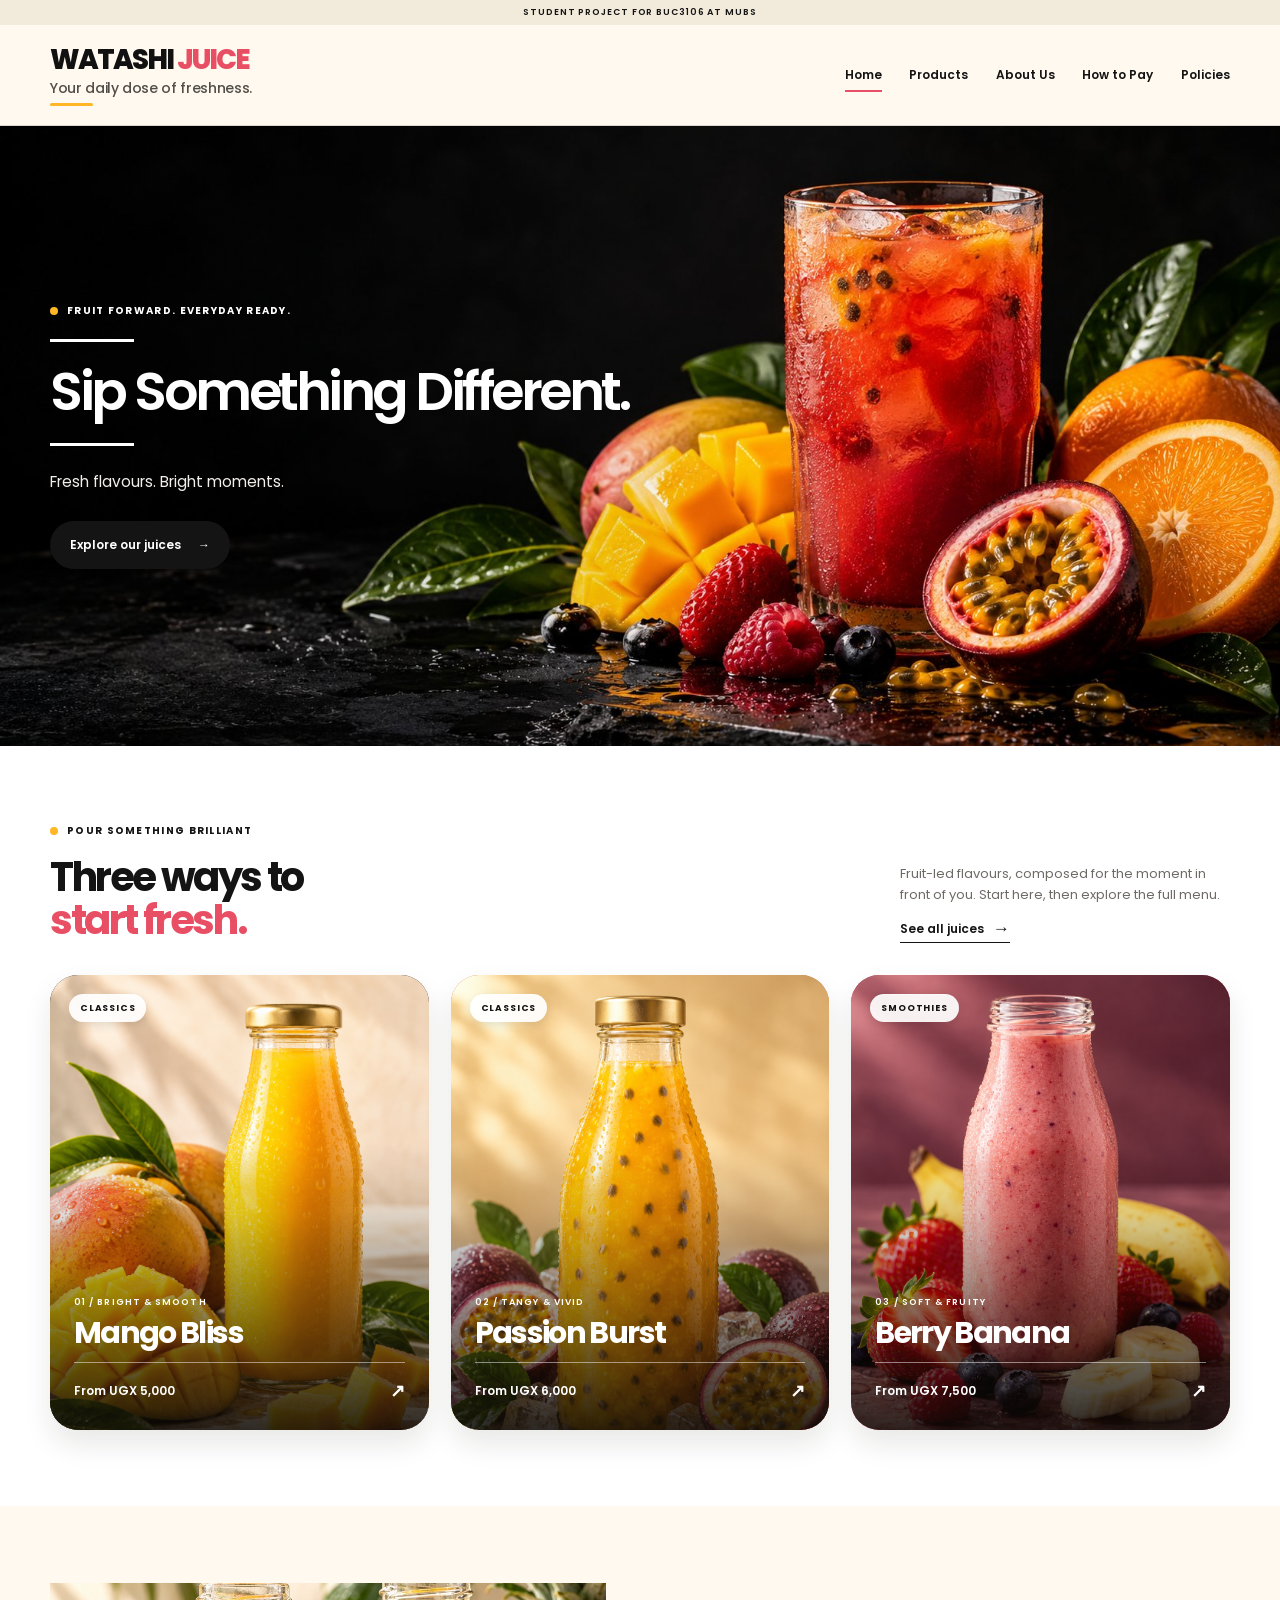
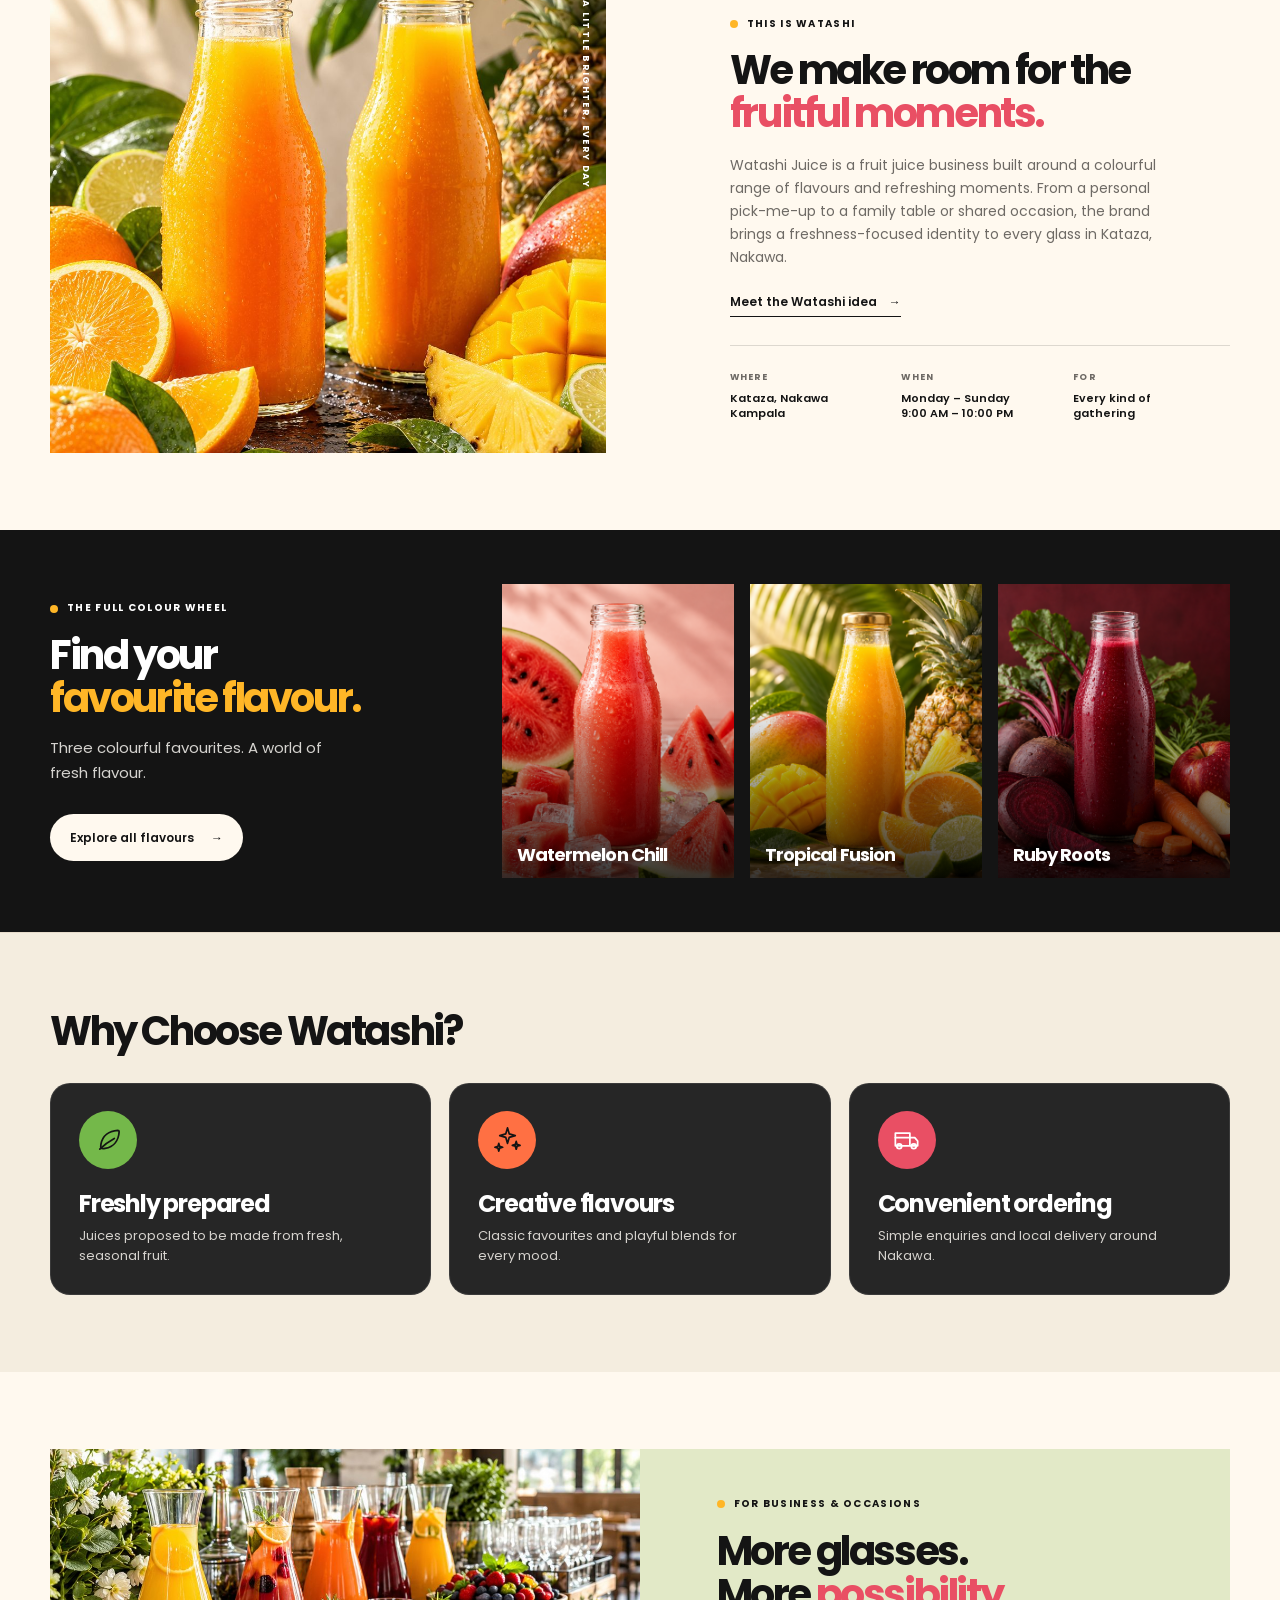
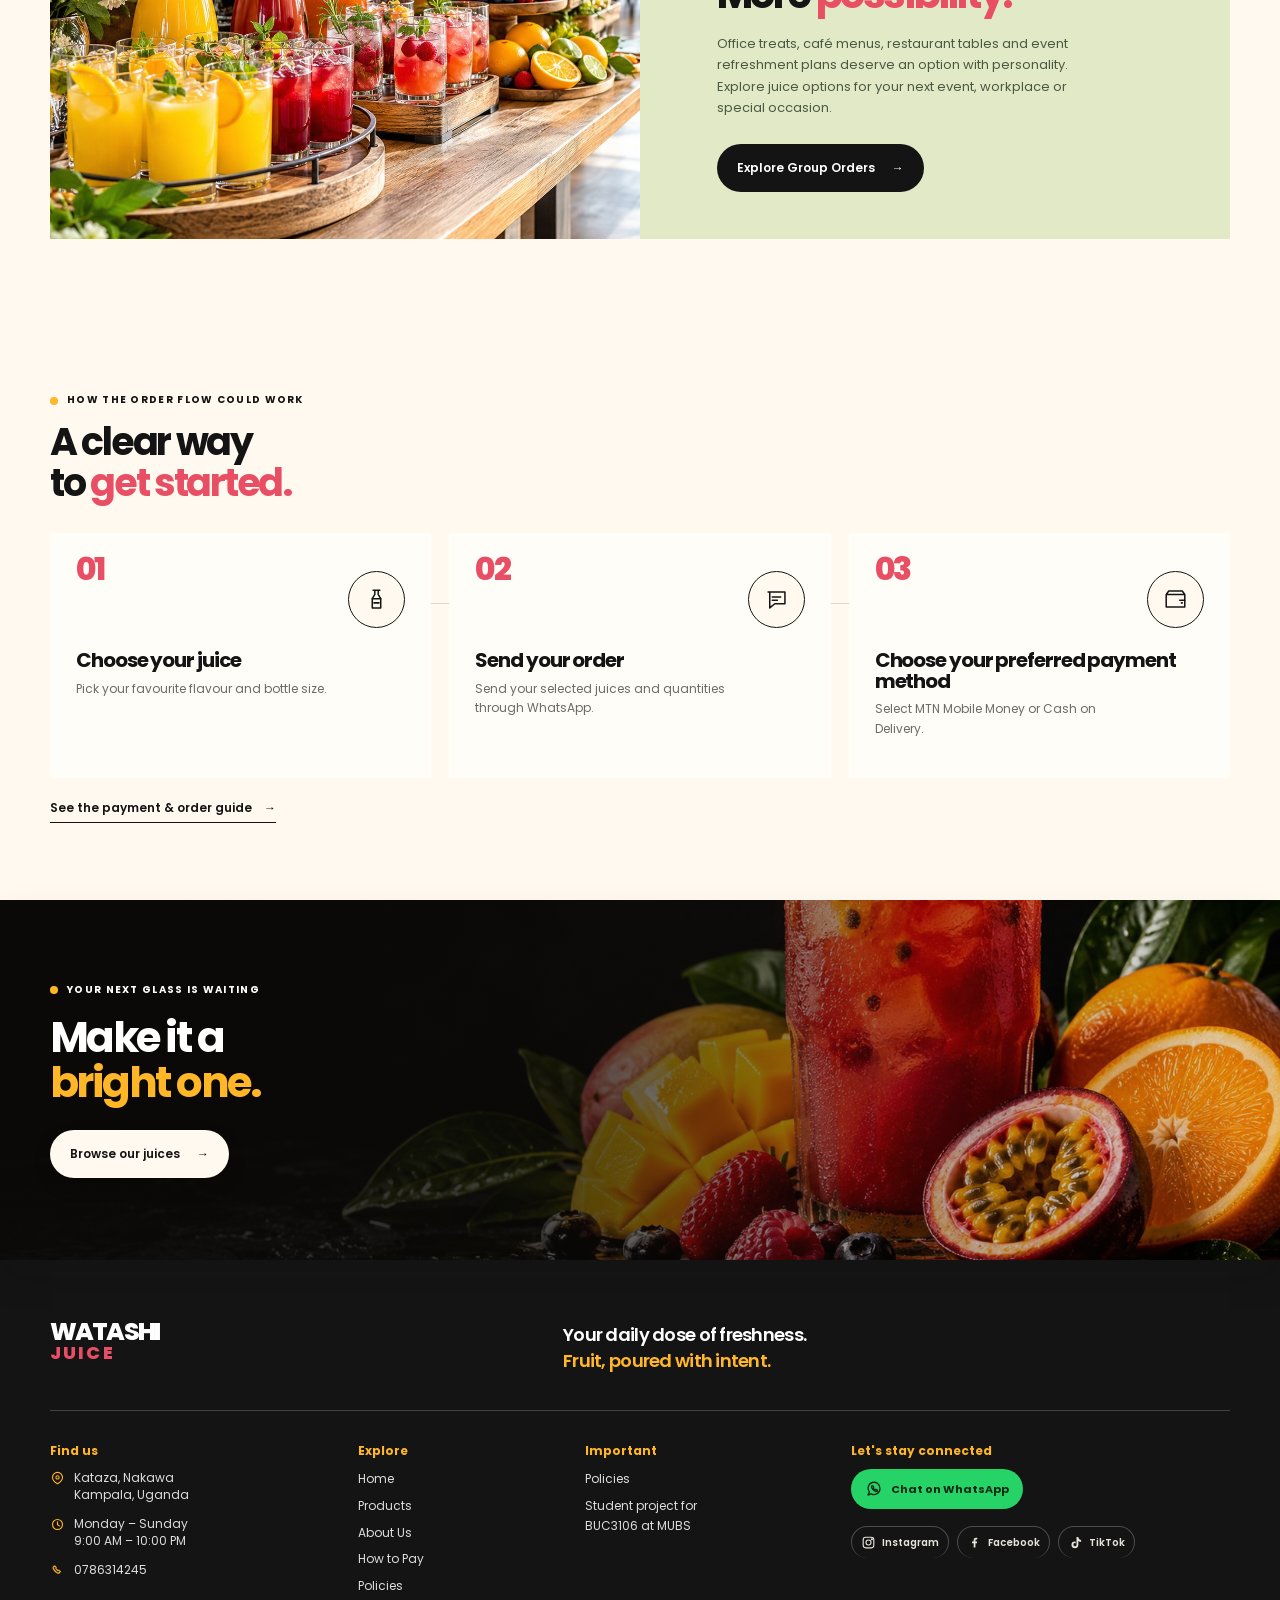
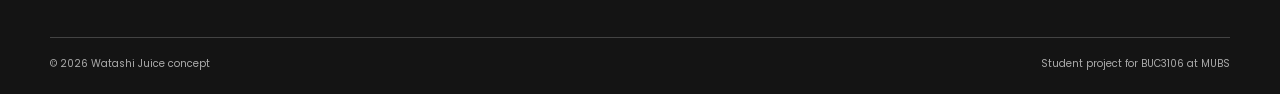
<file: index.html>
<!doctype html>
<html lang="en">
<head>
  <meta charset="utf-8">
  <meta name="viewport" content="width=device-width, initial-scale=1">
  <meta name="description" content="Watashi Juice brings colourful fruit juice moments to Kataza, Nakawa, Kampala.">
  <title>Watashi Juice | Your daily dose of freshness.</title>
  <link rel="preconnect" href="https://fonts.googleapis.com">
  <link rel="preconnect" href="https://fonts.gstatic.com" crossorigin>
  <link href="https://fonts.googleapis.com/css2?family=Poppins:wght@400;500;600;700;800&display=swap" rel="stylesheet">
  <link rel="stylesheet" href="style.css">
  <script src="script.js" defer></script>
</head>
<body class="premium-home">
  <a class="skip-link" href="#main-content">Skip to content</a>
  <div class="project-notice">Student project for BUC3106 at MUBS</div>
  <header class="site-header">
    <div class="shell nav-wrap">
      <a class="wordmark navigation-brand" href="index.html" aria-label="Watashi Juice home"><span class="navigation-brand-name">WATASHI <em>JUICE</em></span><span class="navigation-brand-slogan">Your daily dose of freshness.</span></a>
      <button class="menu-button" type="button" aria-label="Open navigation" aria-expanded="false" aria-controls="primary-navigation"><span></span><span></span><span></span></button>
      <nav id="primary-navigation" class="primary-nav" aria-label="Primary navigation">
        <a class="active" aria-current="page" href="index.html">Home</a><a href="products.html">Products</a><a href="about.html">About Us</a><a href="pay.html">How to Pay</a><a href="policies.html">Policies</a>
      </nav>
    </div>
  </header>
  <main id="main-content">
    <section class="photo-hero">
      <img class="photo-hero-image" src="images/closing-fruit-juice.jpg" alt="Vivid red-orange fruit juice with mango, passion fruit and berries on dark stone" fetchpriority="high">
      <div class="shell photo-hero-content">
        <p class="eyebrow"><span></span> Fruit forward. Everyday ready.</p>
        <span class="hero-rule" aria-hidden="true"></span>
        <h1 class="hero-title">Sip Something Different.</h1>
        <span class="hero-rule" aria-hidden="true"></span>
        <p class="hero-support">Fresh flavours. Bright moments.</p>
        <div class="action-row"><a class="button button-dark" href="products.html">Explore our juices <span aria-hidden="true">&rarr;</span></a></div>
      </div>
    </section>

    <section class="section editorial-products">
      <div class="shell"><div class="editorial-heading"><div><p class="eyebrow"><span></span> Pour something brilliant</p><h2>Three ways to<br><i>start fresh.</i></h2></div><div class="editorial-heading-side"><p>Fruit-led flavours, composed for the moment in front of you. Start here, then explore the full menu.</p><a class="featured-all-link" href="products.html">See all juices <span aria-hidden="true">&rarr;</span></a></div></div>
        <div class="editorial-product-grid">
          <a class="editorial-product feature-tall" href="products.html#product-mango"><img src="images/product-mango-bliss.png" alt="Mango juice with ripe mangoes" loading="lazy"><span class="featured-category">Classics</span><div class="editorial-product-copy"><p>01 / Bright &amp; smooth</p><h3>Mango Bliss</h3><span class="featured-price">From UGX 5,000 <b>&nearr;</b></span></div></a>
          <a class="editorial-product feature-wide" href="products.html#product-passion"><img src="images/product-passion-burst-v2.png" alt="Passion fruit juice with fresh passion fruit" loading="lazy"><span class="featured-category">Classics</span><div class="editorial-product-copy"><p>02 / Tangy &amp; vivid</p><h3>Passion Burst</h3><span class="featured-price">From UGX 6,000 <b>&nearr;</b></span></div></a>
          <a class="editorial-product feature-berry" href="products.html#product-berry"><img src="images/product-berry-banana.png" alt="Strawberry and banana smoothie with fresh berries" loading="lazy"><span class="featured-category">Smoothies</span><div class="editorial-product-copy"><p>03 / Soft &amp; fruity</p><h3>Berry Banana</h3><span class="featured-price">From UGX 7,500 <b>&nearr;</b></span></div></a>
        </div>
      </div>
    </section>

    <section class="section brand-introduction"><div class="shell brand-grid"><div class="brand-image-wrap"><img src="images/orange-tropical-juice.jpg" alt="Orange and tropical juice bottles with citrus fruit" loading="lazy"><p class="vertical-caption">A LITTLE BRIGHTER, EVERY DAY</p></div><div class="brand-copy"><p class="eyebrow"><span></span> This is Watashi</p><h2>We make room for the <i>fruitful moments.</i></h2><p>Watashi Juice is a fruit juice business built around a colourful range of flavours and refreshing moments. From a personal pick-me-up to a family table or shared occasion, the brand brings a freshness-focused identity to every glass in Kataza, Nakawa.</p><a class="arrow-link" href="about.html">Meet the Watashi idea <span aria-hidden="true">&rarr;</span></a><dl class="brand-facts"><div><dt>Where</dt><dd>Kataza, Nakawa<br>Kampala</dd></div><div><dt>When</dt><dd>9:00 AM &ndash;<br>10:00 PM</dd></div><div><dt>For</dt><dd>Every kind of<br>gathering</dd></div></dl></div></div></section>

    <section class="flavour-band"><div class="shell flavour-band-grid"><div><p class="eyebrow light-eyebrow"><span></span> The full colour wheel</p><h2>Find your<br><i>favourite flavour.</i></h2><p>Three colourful favourites. A world of fresh flavour.</p><a class="button button-cream" href="products.html">Explore all flavours <span aria-hidden="true">&rarr;</span></a></div><div class="flavour-gallery" aria-label="Featured Watashi Juice flavours"><a class="flavour-gallery-watermelon" href="products.html#product-watermelon"><img src="images/product-watermelon-chill.png" alt="Watermelon Chill red watermelon juice with chilled watermelon slices" loading="lazy"><h3>Watermelon Chill</h3></a><a class="flavour-gallery-tropical" href="products.html#product-tropical"><img src="images/product-tropical-fusion.png" alt="Tropical Fusion juice with mango, pineapple and citrus" loading="lazy"><h3>Tropical Fusion</h3></a><a class="flavour-gallery-ruby" href="products.html#product-ruby"><img src="images/product-ruby-roots.png" alt="Ruby Roots beetroot, carrot and apple juice" loading="lazy"><h3>Ruby Roots</h3></a></div></div></section>

    <section class="section why-watashi"><div class="shell"><h2>Why Choose Watashi?</h2><div class="why-watashi-grid"><article class="why-watashi-card"><div class="why-watashi-icon why-watashi-icon--fresh" aria-hidden="true"><svg viewBox="0 0 32 32"><path d="M25.5 6.5C16.8 7.1 9.8 11.8 8.2 20.9c-.5 2.9.2 4.1.2 4.1s1.3.7 4.1.2C21.7 23.7 26.4 16.7 27 8c0-.9-.6-1.5-1.5-1.5Z"/><path d="M7 26c4.6-4.6 9.5-8 15-11"/></svg></div><h3>Freshly prepared</h3><p>Juices proposed to be made from fresh, seasonal fruit.</p></article><article class="why-watashi-card"><div class="why-watashi-icon why-watashi-icon--creative" aria-hidden="true"><svg viewBox="0 0 32 32"><path d="m16 4 1.8 6.2L24 12l-6.2 1.8L16 20l-1.8-6.2L8 12l6.2-1.8L16 4Z"/><path d="m25 18 .9 3.1L29 22l-3.1.9L25 26l-.9-3.1L21 22l3.1-.9L25 18Z"/><path d="m7 20 .9 3.1L11 24l-3.1.9L7 28l-.9-3.1L3 24l3.1-.9L7 20Z"/></svg></div><h3>Creative flavours</h3><p>Classic favourites and playful blends for every mood.</p></article><article class="why-watashi-card"><div class="why-watashi-icon why-watashi-icon--convenient" aria-hidden="true"><svg viewBox="0 0 32 32"><path d="M4.5 9.5h15v13h-15zM19.5 14h5l3 3.5v5h-8z"/><path d="M8.5 25.5a2.5 2.5 0 1 0 0-5 2.5 2.5 0 0 0 0 5ZM23.5 25.5a2.5 2.5 0 1 0 0-5 2.5 2.5 0 0 0 0 5ZM4.5 14h15"/></svg></div><h3>Convenient ordering</h3><p>Simple enquiries and local delivery around Nakawa.</p></article></div></div></section>

    <section class="section supply-section"><div class="shell supply-panel"><figure class="supply-image"><img src="images/business-gathering.jpg" alt="An assortment of fruit juices arranged for a business or event gathering" loading="lazy"></figure><div><p class="eyebrow"><span></span> For business &amp; occasions</p><h2>More glasses.<br>More <i>possibility.</i></h2><p>Office treats, caf&eacute; menus, restaurant tables and event refreshment plans deserve an option with personality. Explore juice options for your next event, workplace or special occasion.</p><a class="button button-dark" href="products.html#bulk-orders">Explore Group Orders <span aria-hidden="true">&rarr;</span></a></div></div></section>

    <section id="how-it-works" class="section refined-steps"><div class="shell"><div class="refined-step-heading"><p class="eyebrow"><span></span> How the order flow could work</p><h2>A clear way<br>to <i>get started.</i></h2></div><div class="refined-step-grid"><article><span class="journey-number">01</span><div class="journey-icon" aria-hidden="true"><svg viewBox="0 0 32 32"><path d="M12 5h8M14 5v5l-3 5v11h10V15l-3-5V5"/><path d="M11 15h10M13 20h6"/></svg></div><h3>Choose your juice</h3><p>Pick your favourite flavour and bottle size.</p></article><article><span class="journey-number">02</span><div class="journey-icon" aria-hidden="true"><svg viewBox="0 0 32 32"><path d="M6 7h20v14H14l-6 5V7Z"/><path d="M11 13h10M11 17h6"/></svg></div><h3>Send your order</h3><p>Send your selected juices and quantities through WhatsApp.</p></article><article><span class="journey-number">03</span><div class="journey-icon" aria-hidden="true"><svg viewBox="0 0 32 32"><path d="M5 10h22v15H5zM5 10l3-4h16l3 4"/><path d="M21 17h6M23 20h1"/></svg></div><h3>Choose your preferred payment method</h3><p>Select MTN Mobile Money or Cash on Delivery.</p></article></div><a class="arrow-link steps-link" href="pay.html">See the payment &amp; order guide <span aria-hidden="true">&rarr;</span></a></div></section>

    <section class="section final-pour"><div class="shell final-pour-box"><img src="images/closing-fruit-juice.jpg" alt="Vivid fruit juice with mango, passion fruit and berries on dark stone" loading="lazy"><div><p class="eyebrow"><span></span> Your next glass is waiting</p><h2>Make it a<br><i>bright one.</i></h2><a class="button button-cream" href="products.html">Browse our juices <span aria-hidden="true">&rarr;</span></a></div></div></section>
  </main>
  <footer class="site-footer unified-footer"><div class="shell"><div class="footer-top"><a class="wordmark text-only-wordmark footer-logo" href="index.html" aria-label="Watashi Juice home">WATASHI<br><em>JUICE</em></a><p>Your daily dose of freshness.<br><span>Fruit, poured with intent.</span></p></div><div class="footer-grid"><div><h3>Find us</h3><p>Kataza, Nakawa<br>Kampala, Uganda</p><p>9:00 AM &ndash; 10:00 PM</p></div><div><h3>Explore</h3><a href="products.html">Our juices</a><a href="about.html">About Watashi</a><a href="pay.html">How to pay</a></div><div><h3>Important</h3><a href="policies.html">Policies</a><p>Student project for<br>BUC3106 at MUBS</p></div><div class="footer-connect"><h3>Let's stay connected</h3><a class="whatsapp-button" href="https://wa.me/256786314245" target="_blank" rel="noopener" aria-label="Chat with Watashi Juice on WhatsApp"><svg viewBox="0 0 24 24" aria-hidden="true"><path d="M20 11.4a8 8 0 0 1-11.8 7L4 20l1.7-4.1A8 8 0 1 1 20 11.4Z"/><path d="M9.1 8.1c.2-.5.5-.5.8-.5h.4c.2 0 .4.1.5.4l.7 1.6c.1.3.1.5-.1.7l-.5.6c.5 1 1.3 1.8 2.3 2.3l.6-.5c.2-.2.4-.2.7-.1l1.6.7c.3.1.4.3.4.5v.4c0 .3 0 .6-.5.8-.5.2-1.1.3-2 .1-1-.3-2.1-1-3.1-2s-1.7-2.1-2-3.1c-.2-.9-.1-1.5.1-2Z"/></svg> Chat on WhatsApp</a><span class="footer-phone">0786314245</span><div class="social-placeholders" aria-label="Social media accounts pending confirmation"><span class="social-link" role="link" aria-disabled="true" tabindex="0" title="Official account pending confirmation"><svg viewBox="0 0 24 24" aria-hidden="true"><rect x="3.5" y="3.5" width="17" height="17" rx="4"/><circle cx="12" cy="12" r="4"/><circle cx="17.5" cy="6.8" r=".8" fill="currentColor" stroke="none"/></svg>Instagram</span><span class="social-link" role="link" aria-disabled="true" tabindex="0" title="Official account pending confirmation"><svg viewBox="0 0 24 24" aria-hidden="true"><path d="M13.5 20v-7h2.4l.4-2.8h-2.8V8.4c0-.8.2-1.4 1.4-1.4h1.5V4.5c-.3 0-1.1-.1-2.1-.1-2.1 0-3.6 1.3-3.6 3.7v2.1H8v2.8h2.7v7h2.8Z"/></svg>Facebook</span><span class="social-link" role="link" aria-disabled="true" tabindex="0" title="Official account pending confirmation"><svg viewBox="0 0 24 24" aria-hidden="true"><path d="M14.8 4.5v10.1a3.5 3.5 0 1 1-2.7-3.4V8.3c2 .7 3.5 2 4.7 3.6V8.5c-1-.4-1.7-1.3-1.7-2.5v-1.5h-.3Z"/></svg>TikTok</span></div></div></div><div class="footer-bottom"><span>&copy; <span data-year></span> Watashi Juice concept</span><span>Student project for BUC3106 at MUBS</span></div></div></footer>
</body>
</html>
</file>
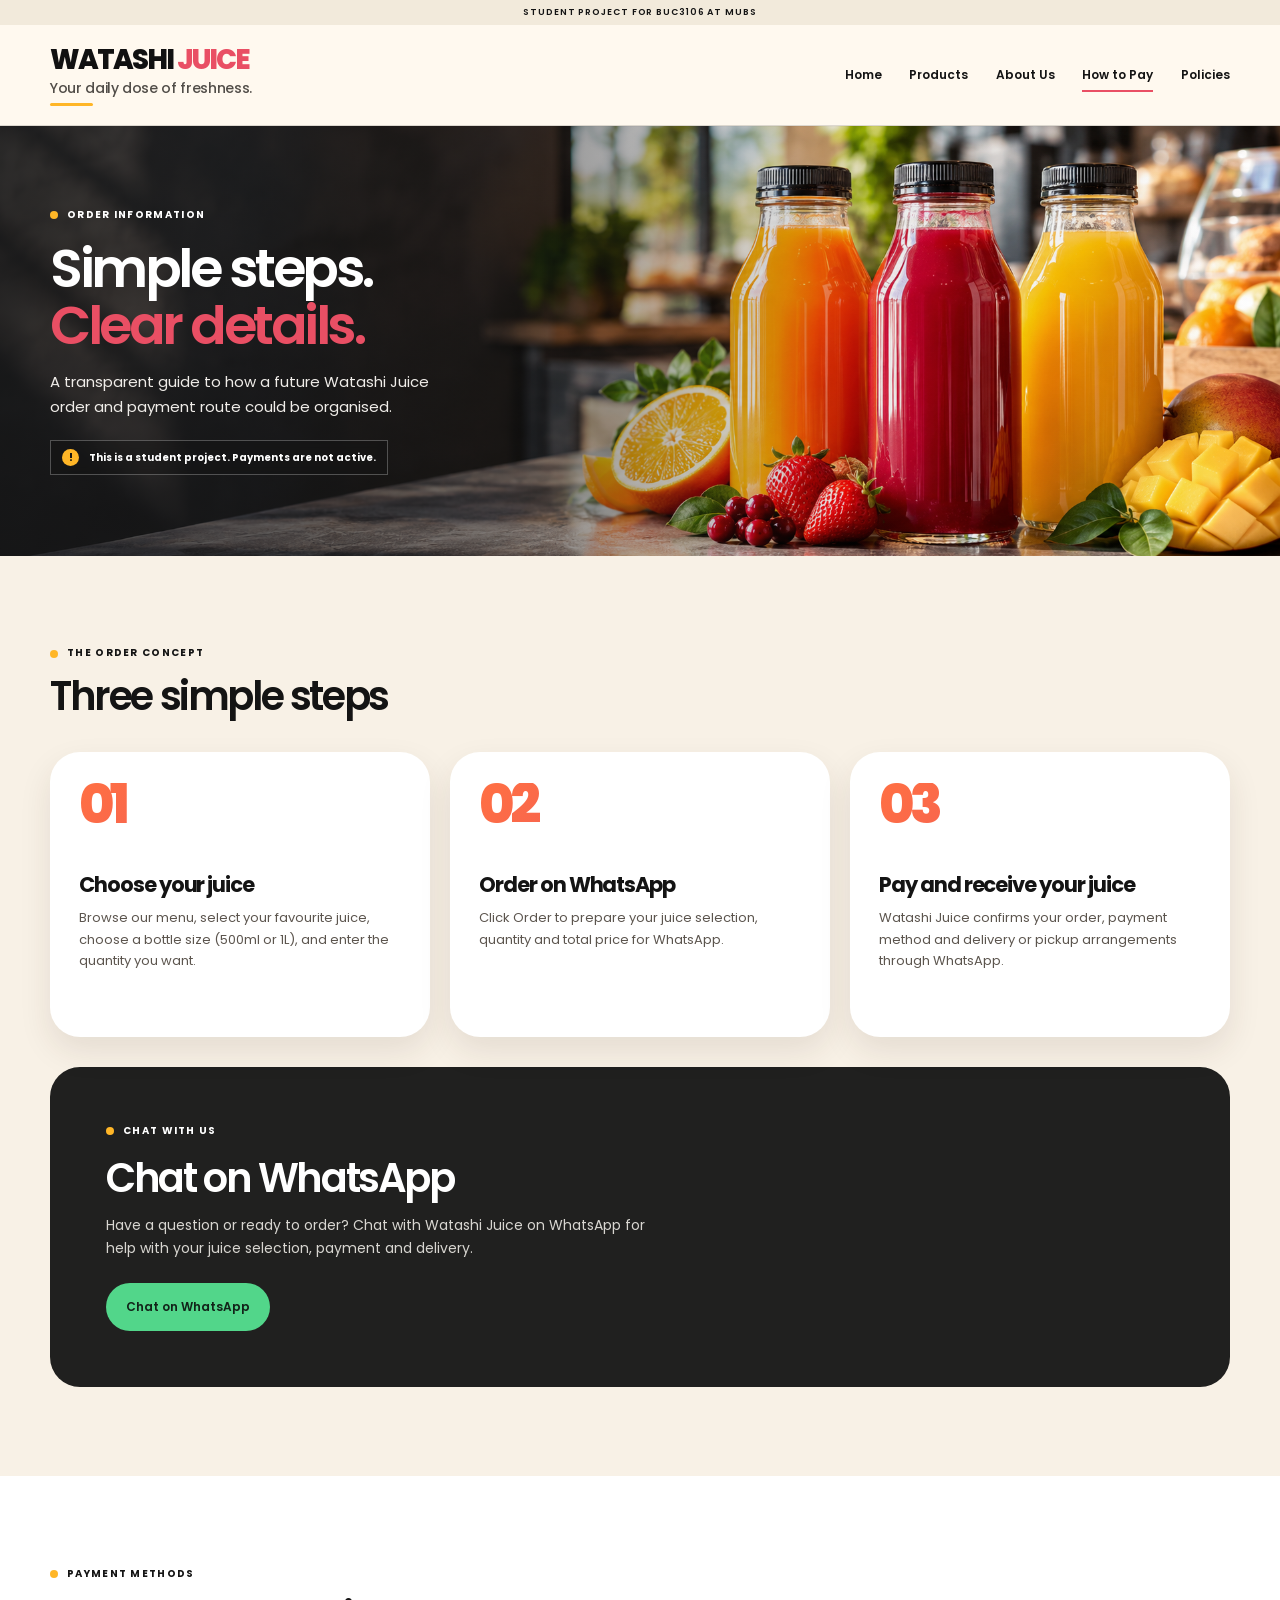
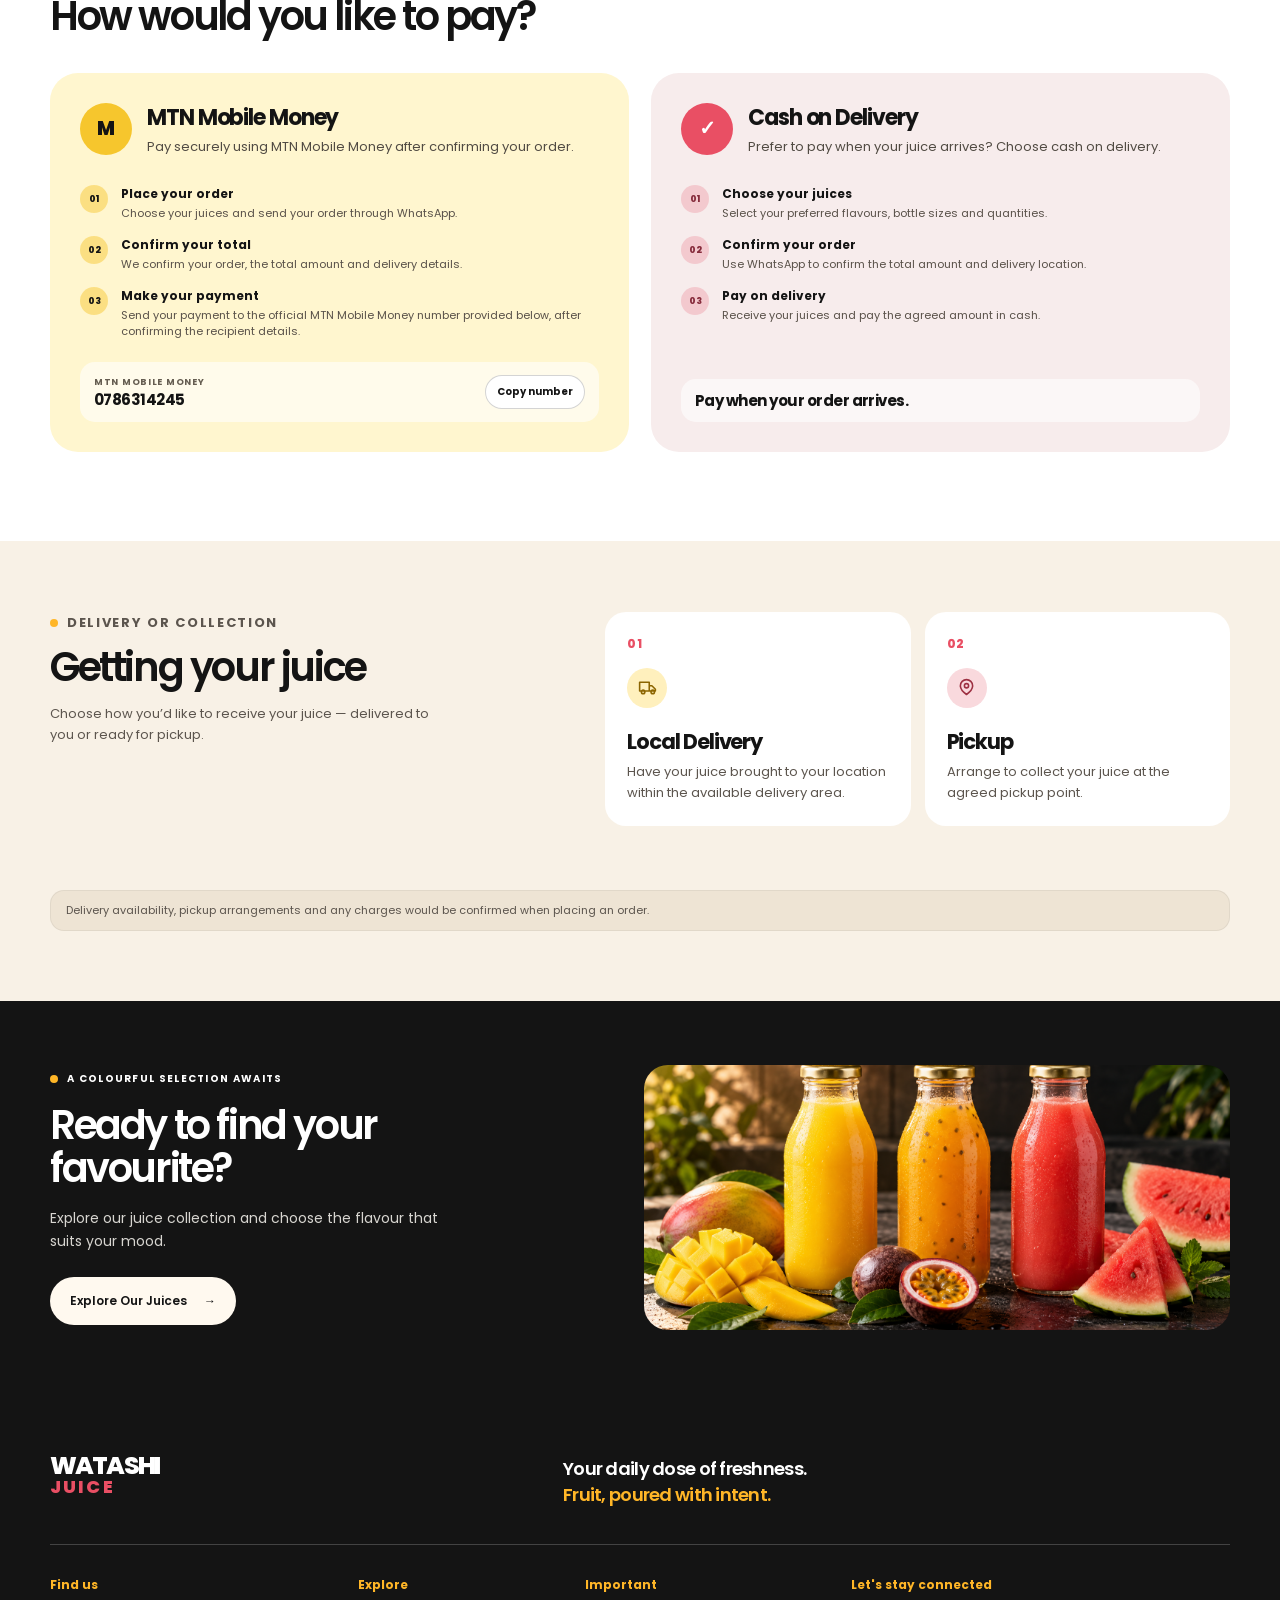
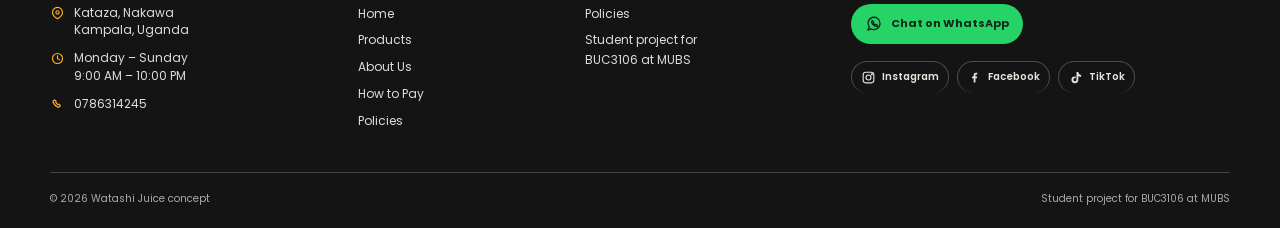
<file: pay.html>
<!doctype html>
<html lang="en">
<head>
  <meta charset="utf-8"><meta name="viewport" content="width=device-width, initial-scale=1"><meta name="description" content="Sample ordering and payment information for the Watashi Juice student project."><title>How to Pay | Watashi Juice</title>
  <link rel="preconnect" href="https://fonts.googleapis.com"><link rel="preconnect" href="https://fonts.gstatic.com" crossorigin><link href="https://fonts.googleapis.com/css2?family=Poppins:wght@400;500;600;700;800&display=swap" rel="stylesheet"><link rel="stylesheet" href="style.css"><script src="script.js" defer></script>
</head>
<body class="payment-page">
  <a class="skip-link" href="#main-content">Skip to content</a><div class="project-notice">Student project for BUC3106 at MUBS</div>
  <header class="site-header"><div class="shell nav-wrap"><a class="wordmark navigation-brand" href="index.html" aria-label="Watashi Juice home"><span class="navigation-brand-name">WATASHI <em>JUICE</em></span><span class="navigation-brand-slogan">Your daily dose of freshness.</span></a><button class="menu-button" type="button" aria-label="Open navigation" aria-expanded="false" aria-controls="primary-navigation"><span></span><span></span><span></span></button><nav id="primary-navigation" class="primary-nav" aria-label="Primary navigation"><a href="index.html">Home</a><a href="products.html">Products</a><a href="about.html">About Us</a><a class="active" aria-current="page" href="pay.html">How to Pay</a><a href="policies.html">Policies</a></nav></div></header>
  <main id="main-content">
    <section class="payment-hero"><img src="images/payment-hero-cafe-juices.png" alt="Colourful bottled fruit juices on a café counter with fresh fruit" fetchpriority="high"><div class="shell"><p class="eyebrow"><span></span> Order information</p><h1>Simple steps.<br><i>Clear details.</i></h1><p>A transparent guide to how a future Watashi Juice order and payment route could be organised.</p><div class="not-active"><span>!</span><b>This is a student project. Payments are not active.</b></div></div></section>
    <section class="section order-section"><div class="shell"><div class="section-heading centered-heading"><p class="eyebrow"><span></span> The order concept</p><h2>Three steps, <i>zero confusion.</i></h2></div><div class="order-steps"><article><span class="order-number">01</span><h3>Choose</h3><p>Look through the sample menu and decide on a proposed flavour and quantity.</p><span class="order-symbol">●</span></article><article><span class="order-number">02</span><h3>Enquire</h3><p>Use a future approved contact channel to ask about availability and delivery options.</p><span class="order-symbol">⌁</span></article><article><span class="order-number">03</span><h3>Confirm</h3><p>Receive a clear confirmation before any future payment or delivery arrangement.</p><span class="order-symbol">✓</span></article></div><div class="whatsapp-demo"><div class="wa-symbol">◔</div><div><p class="eyebrow"><span></span> WhatsApp ordering concept</p><h2>A chat, when it is <i>approved.</i></h2><p>An approved business WhatsApp channel could make it easy to ask about a flavour, quantity and arrangement. The supplied phone number is intentionally not linked to WhatsApp on this demo.</p></div><span class="sample-chip">DEMONSTRATION<br>ONLY</span></div></div></section>
    <section class="section methods-section"><div class="shell"><div class="section-heading split-heading"><div><p class="eyebrow"><span></span> Proposed ways to pay</p><h2>Clear steps for<br><i>every option.</i></h2></div><p class="side-intro">No details below can be used to make a payment. They demonstrate how the information could be presented.</p></div><div class="method-grid"><article class="method-card mtn"><div class="method-head"><span>01</span><h3>MTN Mobile Money</h3><em>SAMPLE</em></div><ol><li>Receive a confirmed total and reference.</li><li>Use the future verified business details.</li><li>Share confirmation through the approved channel.</li></ol><div class="sample-details"><b>SAMPLE DETAILS</b><span>Merchant: Watashi Juice</span><span>Number: To be confirmed</span></div></article><article class="method-card airtel"><div class="method-head"><span>02</span><h3>Airtel Money</h3><em>SAMPLE</em></div><ol><li>Receive a confirmed total and reference.</li><li>Use the future verified business details.</li><li>Share confirmation through the approved channel.</li></ol><div class="sample-details"><b>SAMPLE DETAILS</b><span>Merchant: Watashi Juice</span><span>Number: To be confirmed</span></div></article><article class="method-card bank"><div class="method-head"><span>03</span><h3>Bank transfer</h3><em>SAMPLE</em></div><ol><li>Confirm a business or bulk request.</li><li>Request verified account details.</li><li>Share the transfer reference for checking.</li></ol><div class="sample-details"><b>SAMPLE DETAILS</b><span>Account: To be confirmed</span><span>Reference: Order number</span></div></article><article class="method-card cash"><div class="method-head"><span>04</span><h3>Cash on delivery</h3><em>PROPOSED</em></div><ol><li>Confirm delivery details through an approved channel.</li><li>Receive a final proposed total.</li><li>Pay only after the agreed delivery arrangement.</li></ol><div class="sample-details"><b>STATUS</b><span>Proposed option only</span><span>Subject to confirmation</span></div></article></div></div></section>
    <section class="section reassurance-section"><div class="shell reassurance-grid"><article><div class="reassure-icon">✓</div><h2>Payment verification</h2><p>Before accepting a future payment, the group should confirm the order total, payment channel and reference directly with the customer.</p></article><article><div class="reassure-icon">↺</div><h2>Refund information</h2><p>Any future refund arrangement would depend on the reason and would be discussed through a verified contact channel. No refunds are processed on this demo.</p></article><article><div class="reassure-icon">⌁</div><h2>Proposed delivery</h2><p>Delivery availability, areas, times and fees are illustrative and should always be confirmed before an order is accepted.</p></article></div></section>
    <section class="order-journey"><div class="shell"><div class="pay-section-heading"><p class="eyebrow"><span></span> The order concept</p><h2>Three simple steps</h2></div><div class="order-step-cards"><article><span>01</span><h3>Choose your juice</h3><p>Browse our menu, select your favourite juice, choose a bottle size (500ml or 1L), and enter the quantity you want.</p></article><article><span>02</span><h3>Order on WhatsApp</h3><p>Click Order to prepare your juice selection, quantity and total price for WhatsApp.</p></article><article><span>03</span><h3>Pay and receive your juice</h3><p>Watashi Juice confirms your order, payment method and delivery or pickup arrangements through WhatsApp.</p></article></div><div class="whatsapp-order-panel"><div><p class="eyebrow light-eyebrow"><span></span> Chat with us</p><h2>Chat on WhatsApp</h2><p>Have a question or ready to order? Chat with Watashi Juice on WhatsApp for help with your juice selection, payment and delivery.</p><button class="button whatsapp-preview-button" type="button" data-sample-order>Chat on WhatsApp</button></div></div></div></section>
    <section class="payment-options"><div class="shell"><div class="pay-section-heading"><p class="eyebrow"><span></span> Payment methods</p><h2>How would you like to pay?</h2></div><div class="payment-option-grid"><article class="payment-method-card payment-method-mtn"><div class="payment-method-intro"><span class="pay-option-icon" aria-hidden="true">M</span><div><h3>MTN Mobile Money</h3><p>Pay securely using MTN Mobile Money after confirming your order.</p></div></div><ol class="payment-method-steps"><li><span>01</span><div><b>Place your order</b><p>Choose your juices and send your order through WhatsApp.</p></div></li><li><span>02</span><div><b>Confirm your total</b><p>We confirm your order, the total amount and delivery details.</p></div></li><li><span>03</span><div><b>Make your payment</b><p>Send your payment to the official MTN Mobile Money number provided below, after confirming the recipient details.</p></div></li></ol><div class="payment-info-strip"><div><span>MTN Mobile Money</span><strong>0786314245</strong></div><button type="button" data-copy-mtn-number data-copy-value="0786314245">Copy number</button></div></article><article class="payment-method-card payment-method-cash"><div class="payment-method-intro"><span class="pay-option-icon" aria-hidden="true">✓</span><div><h3>Cash on Delivery</h3><p>Prefer to pay when your juice arrives? Choose cash on delivery.</p></div></div><ol class="payment-method-steps"><li><span>01</span><div><b>Choose your juices</b><p>Select your preferred flavours, bottle sizes and quantities.</p></div></li><li><span>02</span><div><b>Confirm your order</b><p>Use WhatsApp to confirm the total amount and delivery location.</p></div></li><li><span>03</span><div><b>Pay on delivery</b><p>Receive your juices and pay the agreed amount in cash.</p></div></li></ol><div class="payment-info-strip"><strong>Pay when your order arrives.</strong></div></article></div></div></section>
    <section class="getting-juice"><div class="shell getting-juice-grid"><div><p class="eyebrow"><span></span> Delivery or collection</p><h2>Getting your juice</h2><p>Choose how you&rsquo;d like to receive your juice &mdash; delivered to you or ready for pickup.</p></div><div class="fulfilment-options"><article><span>01</span><div class="fulfilment-icon" aria-hidden="true"><svg viewBox="0 0 24 24"><path d="M3 6h11v10H3zM14 10h3l4 4v2h-7zM7 19a2 2 0 1 0 0-4 2 2 0 0 0 0 4ZM18 19a2 2 0 1 0 0-4 2 2 0 0 0 0 4Z"/></svg></div><h3>Local Delivery</h3><p>Have your juice brought to your location within the available delivery area.</p></article><article><span>02</span><div class="fulfilment-icon" aria-hidden="true"><svg viewBox="0 0 24 24"><path d="M19 10c0 5-7 10-7 10S5 15 5 10a7 7 0 1 1 14 0Z"/><circle cx="12" cy="10" r="2.4"/></svg></div><h3>Pickup</h3><p>Arrange to collect your juice at the agreed pickup point.</p></article></div><p class="fulfilment-note">Delivery availability, pickup arrangements and any charges would be confirmed when placing an order.</p></div></section>
    <section class="pay-final-cta"><div class="shell"><div class="pay-final-cta-grid"><div class="pay-final-copy"><p class="eyebrow"><span></span> A colourful selection awaits</p><h2>Ready to find your favourite?</h2><p>Explore our juice collection and choose the flavour that suits your mood.</p><a class="button button-cream" href="products.html">Explore Our Juices <span aria-hidden="true">&rarr;</span></a></div><img src="images/payment-cta-bottled-juices.png" alt="Mango, passion fruit and watermelon bottled juices with fresh fruit" loading="lazy"></div></div></section>
  </main>
  <footer class="site-footer unified-footer"><div class="shell"><div class="footer-top"><a class="wordmark text-only-wordmark footer-logo" href="index.html" aria-label="Watashi Juice home">WATASHI<br><em>JUICE</em></a><p>Your daily dose of freshness.<br><span>Fruit, poured with intent.</span></p></div><div class="footer-grid"><div><h3>Find us</h3><p>Kataza, Nakawa<br>Kampala, Uganda</p><p>9:00 AM &ndash; 10:00 PM</p></div><div><h3>Explore</h3><a href="products.html">Our juices</a><a href="about.html">About Watashi</a><a href="pay.html">How to pay</a></div><div><h3>Important</h3><a href="policies.html">Policies</a><p>Student project for<br>BUC3106 at MUBS</p></div><div class="footer-connect"><h3>Let's stay connected</h3><a class="whatsapp-button" href="https://wa.me/256786314245" target="_blank" rel="noopener" aria-label="Chat with Watashi Juice on WhatsApp"><svg viewBox="0 0 24 24" aria-hidden="true"><path d="M20 11.4a8 8 0 0 1-11.8 7L4 20l1.7-4.1A8 8 0 1 1 20 11.4Z"/><path d="M9.1 8.1c.2-.5.5-.5.8-.5h.4c.2 0 .4.1.5.4l.7 1.6c.1.3.1.5-.1.7l-.5.6c.5 1 1.3 1.8 2.3 2.3l.6-.5c.2-.2.4-.2.7-.1l1.6.7c.3.1.4.3.4.5v.4c0 .3 0 .6-.5.8-.5.2-1.1.3-2 .1-1-.3-2.1-1-3.1-2s-1.7-2.1-2-3.1c-.2-.9-.1-1.5.1-2Z"/></svg> Chat on WhatsApp</a><span class="footer-phone">0786314245</span><div class="social-placeholders" aria-label="Social media accounts pending confirmation"><span class="social-link" role="link" aria-disabled="true" tabindex="0" title="Official account pending confirmation"><svg viewBox="0 0 24 24" aria-hidden="true"><rect x="3.5" y="3.5" width="17" height="17" rx="4"/><circle cx="12" cy="12" r="4"/><circle cx="17.5" cy="6.8" r=".8" fill="currentColor" stroke="none"/></svg>Instagram</span><span class="social-link" role="link" aria-disabled="true" tabindex="0" title="Official account pending confirmation"><svg viewBox="0 0 24 24" aria-hidden="true"><path d="M13.5 20v-7h2.4l.4-2.8h-2.8V8.4c0-.8.2-1.4 1.4-1.4h1.5V4.5c-.3 0-1.1-.1-2.1-.1-2.1 0-3.6 1.3-3.6 3.7v2.1H8v2.8h2.7v7h2.8Z"/></svg>Facebook</span><span class="social-link" role="link" aria-disabled="true" tabindex="0" title="Official account pending confirmation"><svg viewBox="0 0 24 24" aria-hidden="true"><path d="M14.8 4.5v10.1a3.5 3.5 0 1 1-2.7-3.4V8.3c2 .7 3.5 2 4.7 3.6V8.5c-1-.4-1.7-1.3-1.7-2.5v-1.5h-.3Z"/></svg>TikTok</span></div></div></div><div class="footer-bottom"><span>&copy; <span data-year></span> Watashi Juice concept</span><span>Student project for BUC3106 at MUBS</span></div></div></footer>
  <div class="whatsapp-preview-modal" data-whatsapp-preview hidden><button class="whatsapp-preview-backdrop" type="button" data-whatsapp-preview-close aria-label="Close order preview"></button><section class="whatsapp-preview-dialog" role="dialog" aria-modal="true" aria-labelledby="whatsapp-preview-title" tabindex="-1"><button class="whatsapp-preview-close" type="button" data-whatsapp-preview-close aria-label="Close order preview">&times;</button><p class="eyebrow"><span></span> WhatsApp order preview</p><h2 id="whatsapp-preview-title">Your prepared message.</h2><pre data-whatsapp-message></pre><p class="preview-project-note">Student project for BUC3106 at MUBS. This is a preview only; no order has been sent.</p><div class="preview-actions"><button class="button button-dark" type="button" data-copy-whatsapp-message>Copy Message</button><button class="preview-close-button" type="button" data-whatsapp-preview-close>Close</button></div></section></div>
</body>
</html>
</file>
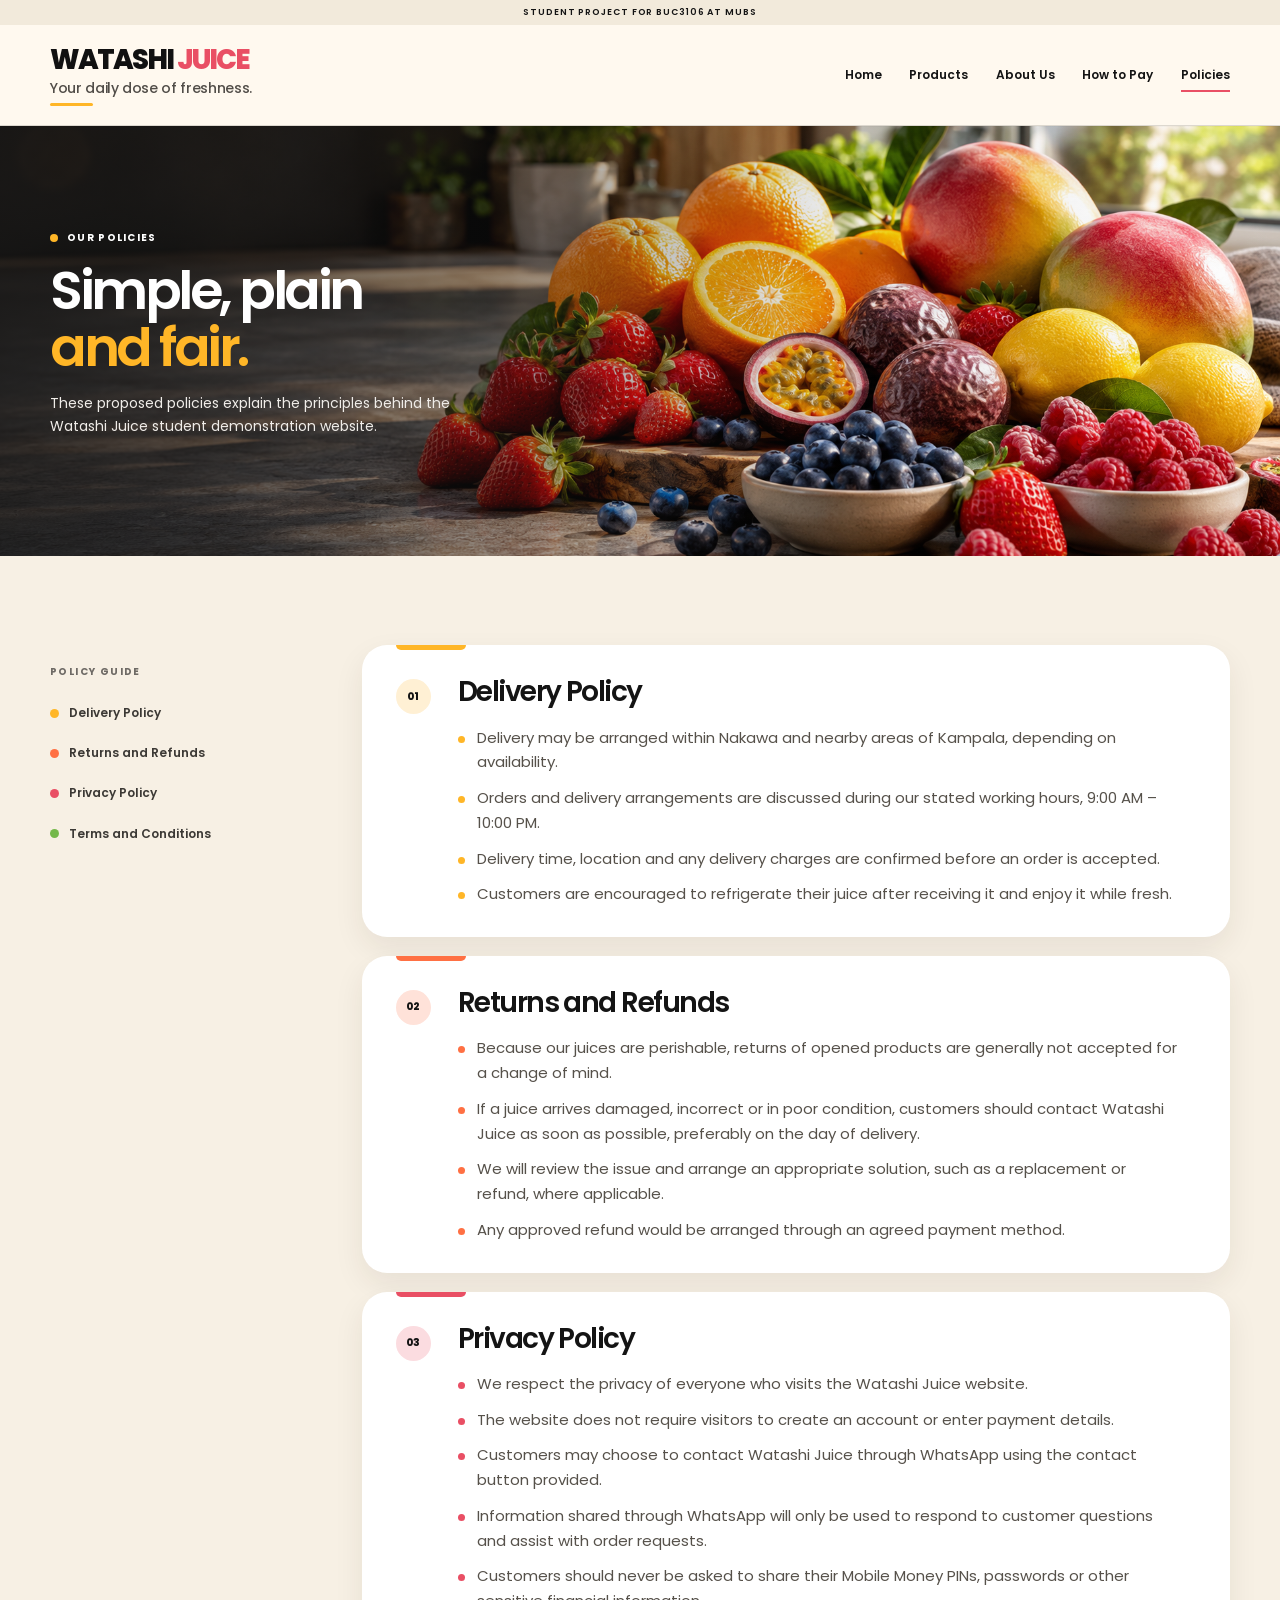
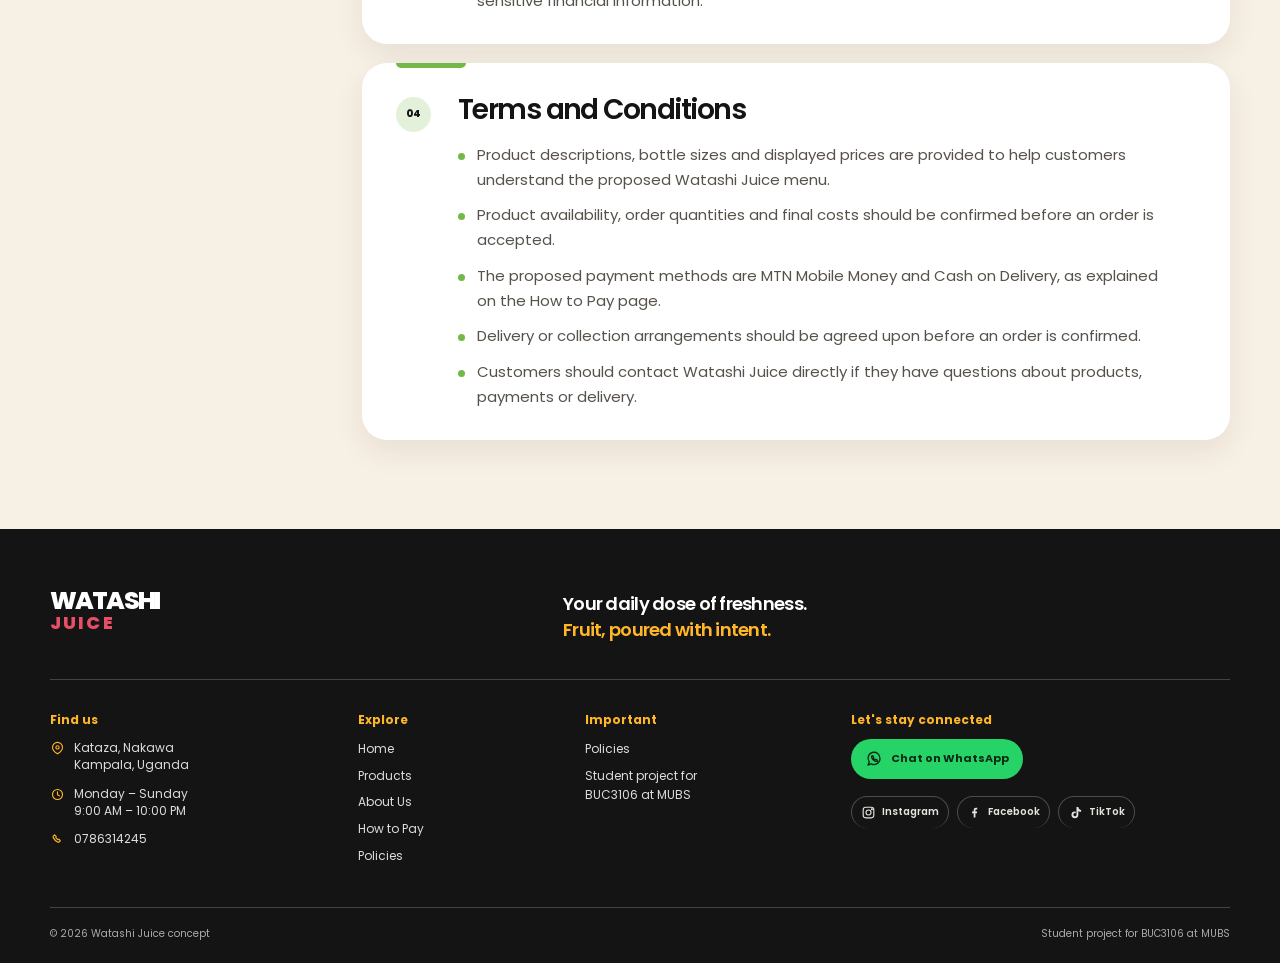
<file: policies.html>
<!doctype html>
<html lang="en">
<head>
  <meta charset="utf-8"><meta name="viewport" content="width=device-width, initial-scale=1"><meta name="description" content="Policies for the Watashi Juice student demonstration website."><title>Policies | Watashi Juice</title>
  <link rel="preconnect" href="https://fonts.googleapis.com"><link rel="preconnect" href="https://fonts.gstatic.com" crossorigin><link href="https://fonts.googleapis.com/css2?family=Poppins:wght@400;500;600;700;800&display=swap" rel="stylesheet"><link rel="stylesheet" href="style.css"><script src="script.js" defer></script>
</head>
<body>
  <a class="skip-link" href="#main-content">Skip to content</a><div class="project-notice">Student project for BUC3106 at MUBS</div>
  <header class="site-header"><div class="shell nav-wrap"><a class="wordmark navigation-brand" href="index.html" aria-label="Watashi Juice home"><span class="navigation-brand-name">WATASHI <em>JUICE</em></span><span class="navigation-brand-slogan">Your daily dose of freshness.</span></a><button class="menu-button" type="button" aria-label="Open navigation" aria-expanded="false" aria-controls="primary-navigation"><span></span><span></span><span></span></button><nav id="primary-navigation" class="primary-nav" aria-label="Primary navigation"><a href="index.html">Home</a><a href="products.html">Products</a><a href="about.html">About Us</a><a href="pay.html">How to Pay</a><a class="active" aria-current="page" href="policies.html">Policies</a></nav></div></header>
  <main id="main-content">
    <section class="policies-hero"><img src="images/policies-hero-fruit-still-life.png" alt="Fresh oranges, mangoes, passion fruit, strawberries and berries on a kitchen counter"><div class="shell"><p class="eyebrow"><span></span> Our policies</p><h1>Simple, plain<br><i>and fair.</i></h1><p>These proposed policies explain the principles behind the Watashi Juice student demonstration website.</p></div></section>
    <section class="section policy-content"><div class="shell policy-layout"><aside class="policy-aside" aria-label="Policy navigation"><p>POLICY GUIDE</p><a class="policy-nav-delivery" href="#delivery"><span aria-hidden="true"></span>Delivery Policy</a><a class="policy-nav-returns" href="#returns"><span aria-hidden="true"></span>Returns and Refunds</a><a class="policy-nav-privacy" href="#privacy"><span aria-hidden="true"></span>Privacy Policy</a><a class="policy-nav-terms" href="#terms"><span aria-hidden="true"></span>Terms and Conditions</a></aside><div class="policy-list"><article id="delivery" class="policy-card policy-card-delivery"><span class="policy-number">01</span><div><h2>Delivery Policy</h2><ul><li>Delivery may be arranged within Nakawa and nearby areas of Kampala, depending on availability.</li><li>Orders and delivery arrangements are discussed during our stated working hours, 9:00 AM &ndash; 10:00 PM.</li><li>Delivery time, location and any delivery charges are confirmed before an order is accepted.</li><li>Customers are encouraged to refrigerate their juice after receiving it and enjoy it while fresh.</li></ul></div></article><article id="returns" class="policy-card policy-card-returns"><span class="policy-number">02</span><div><h2>Returns and Refunds</h2><ul><li>Because our juices are perishable, returns of opened products are generally not accepted for a change of mind.</li><li>If a juice arrives damaged, incorrect or in poor condition, customers should contact Watashi Juice as soon as possible, preferably on the day of delivery.</li><li>We will review the issue and arrange an appropriate solution, such as a replacement or refund, where applicable.</li><li>Any approved refund would be arranged through an agreed payment method.</li></ul></div></article><article id="privacy" class="policy-card policy-card-privacy"><span class="policy-number">03</span><div><h2>Privacy Policy</h2><ul><li>We respect the privacy of everyone who visits the Watashi Juice website.</li><li>The website does not require visitors to create an account or enter payment details.</li><li>Customers may choose to contact Watashi Juice through WhatsApp using the contact button provided.</li><li>Information shared through WhatsApp will only be used to respond to customer questions and assist with order requests.</li><li>Customers should never be asked to share their Mobile Money PINs, passwords or other sensitive financial information.</li></ul></div></article><article id="terms" class="policy-card policy-card-terms"><span class="policy-number">04</span><div><h2>Terms and Conditions</h2><ul><li>Product descriptions, bottle sizes and displayed prices are provided to help customers understand the proposed Watashi Juice menu.</li><li>Product availability, order quantities and final costs should be confirmed before an order is accepted.</li><li>The proposed payment methods are MTN Mobile Money and Cash on Delivery, as explained on the How to Pay page.</li><li>Delivery or collection arrangements should be agreed upon before an order is confirmed.</li><li>Customers should contact Watashi Juice directly if they have questions about products, payments or delivery.</li></ul></div></article></div></div></section>
  </main>
  <footer class="site-footer unified-footer"><div class="shell"><div class="footer-top"><a class="wordmark text-only-wordmark footer-logo" href="index.html" aria-label="Watashi Juice home">WATASHI<br><em>JUICE</em></a><p>Your daily dose of freshness.<br><span>Fruit, poured with intent.</span></p></div><div class="footer-grid"><div><h3>Find us</h3><p>Kataza, Nakawa<br>Kampala, Uganda</p><p>9:00 AM &ndash; 10:00 PM</p></div><div><h3>Explore</h3><a href="products.html">Our juices</a><a href="about.html">About Watashi</a><a href="pay.html">How to pay</a></div><div><h3>Important</h3><a href="policies.html">Policies</a><p>Student project for<br>BUC3106 at MUBS</p></div><div class="footer-connect"><h3>Let's stay connected</h3><a class="whatsapp-button" href="https://wa.me/256786314245" target="_blank" rel="noopener" aria-label="Chat with Watashi Juice on WhatsApp"><svg viewBox="0 0 24 24" aria-hidden="true"><path d="M20 11.4a8 8 0 0 1-11.8 7L4 20l1.7-4.1A8 8 0 1 1 20 11.4Z"/><path d="M9.1 8.1c.2-.5.5-.5.8-.5h.4c.2 0 .4.1.5.4l.7 1.6c.1.3.1.5-.1.7l-.5.6c.5 1 1.3 1.8 2.3 2.3l.6-.5c.2-.2.4-.2.7-.1l1.6.7c.3.1.4.3.4.5v.4c0 .3 0 .6-.5.8-.5.2-1.1.3-2 .1-1-.3-2.1-1-3.1-2s-1.7-2.1-2-3.1c-.2-.9-.1-1.5.1-2Z"/></svg> Chat on WhatsApp</a><span class="footer-phone">0786314245</span><div class="social-placeholders" aria-label="Social media accounts pending confirmation"><span class="social-link" role="link" aria-disabled="true" tabindex="0" title="Official account pending confirmation"><svg viewBox="0 0 24 24" aria-hidden="true"><rect x="3.5" y="3.5" width="17" height="17" rx="4"/><circle cx="12" cy="12" r="4"/><circle cx="17.5" cy="6.8" r=".8" fill="currentColor" stroke="none"/></svg>Instagram</span><span class="social-link" role="link" aria-disabled="true" tabindex="0" title="Official account pending confirmation"><svg viewBox="0 0 24 24" aria-hidden="true"><path d="M13.5 20v-7h2.4l.4-2.8h-2.8V8.4c0-.8.2-1.4 1.4-1.4h1.5V4.5c-.3 0-1.1-.1-2.1-.1-2.1 0-3.6 1.3-3.6 3.7v2.1H8v2.8h2.7v7h2.8Z"/></svg>Facebook</span><span class="social-link" role="link" aria-disabled="true" tabindex="0" title="Official account pending confirmation"><svg viewBox="0 0 24 24" aria-hidden="true"><path d="M14.8 4.5v10.1a3.5 3.5 0 1 1-2.7-3.4V8.3c2 .7 3.5 2 4.7 3.6V8.5c-1-.4-1.7-1.3-1.7-2.5v-1.5h-.3Z"/></svg>TikTok</span></div></div></div><div class="footer-bottom"><span>&copy; <span data-year></span> Watashi Juice concept</span><span>Student project for BUC3106 at MUBS</span></div></div></footer>
</body>
</html>
</file>
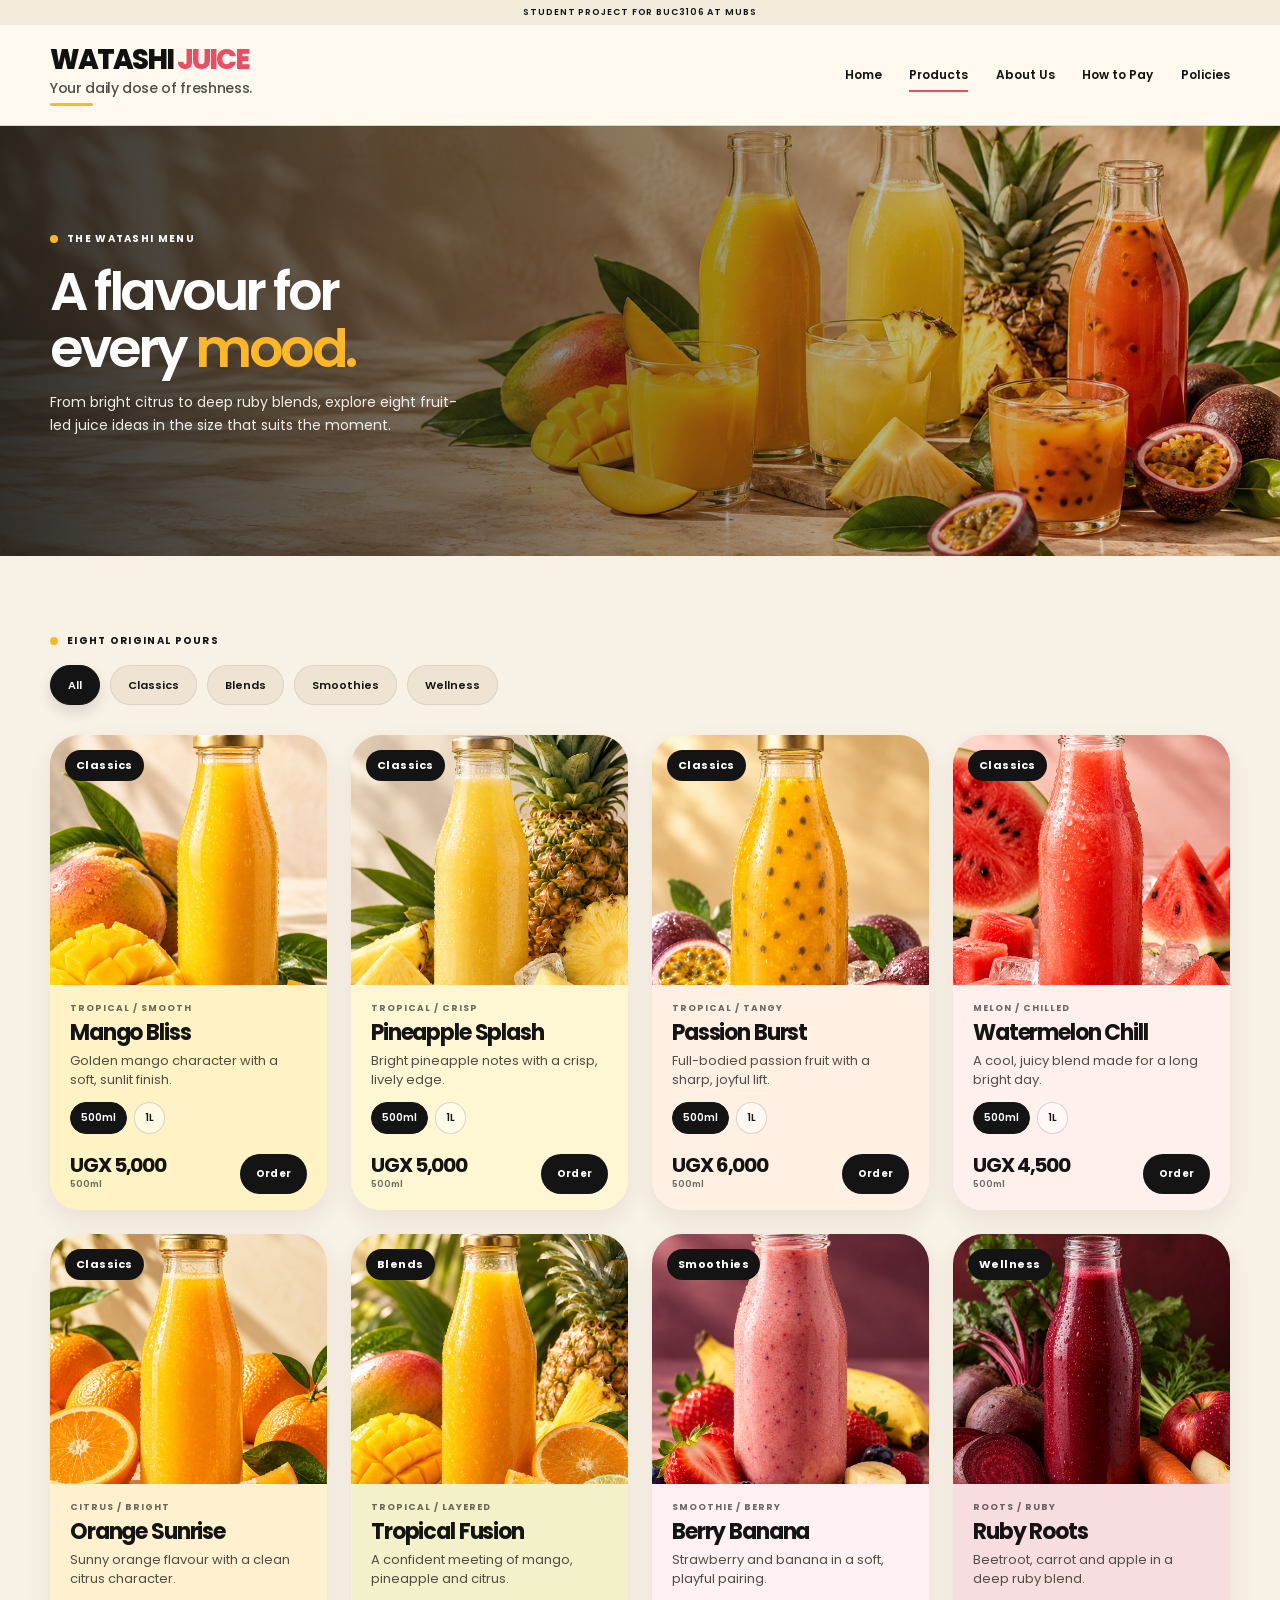
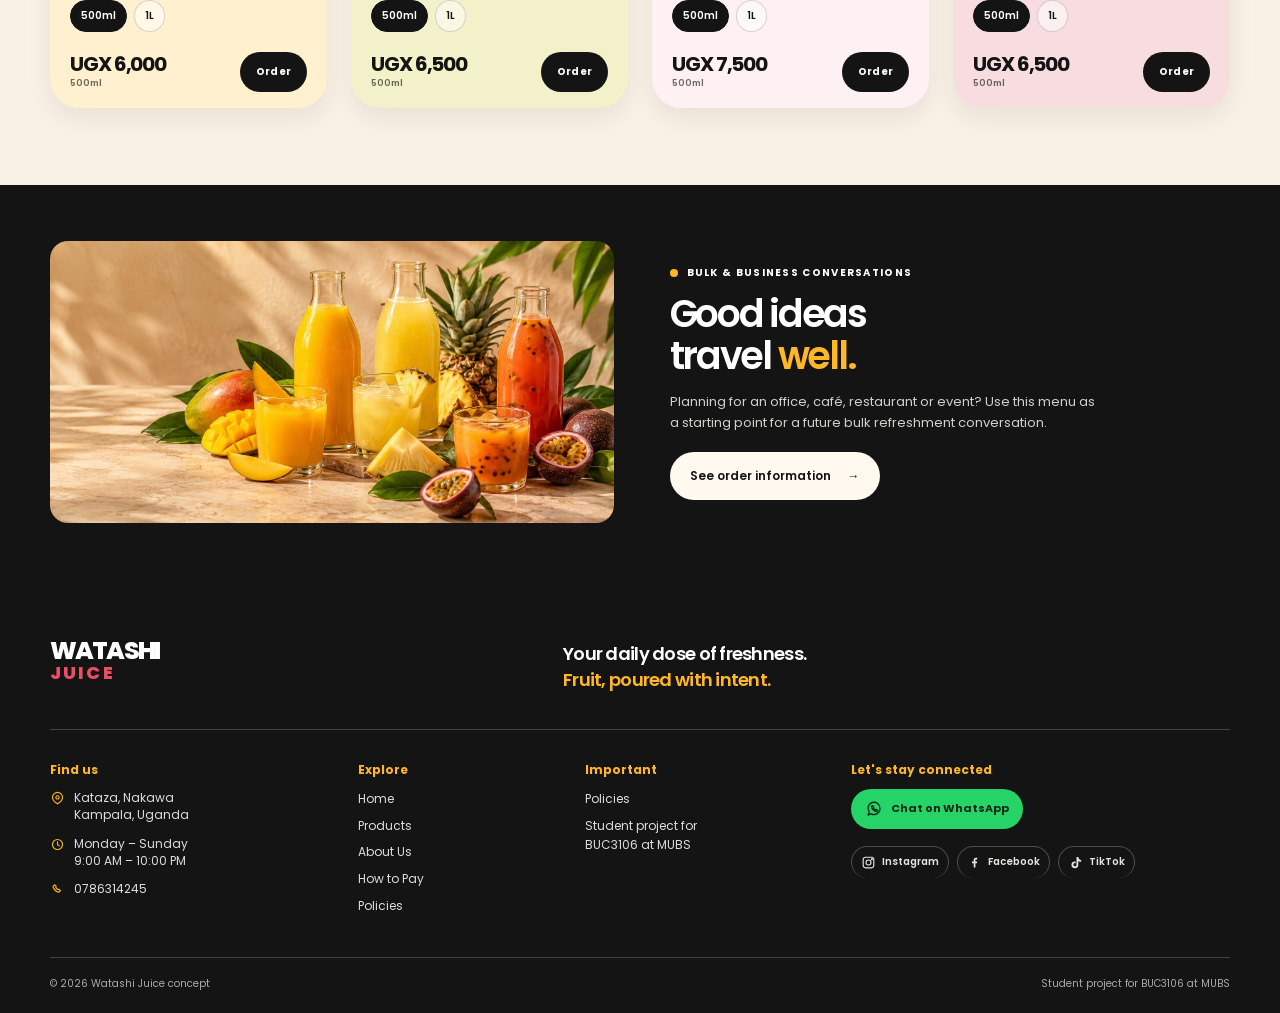
<file: products.html>
<!doctype html>
<html lang="en">
<head>
  <meta charset="utf-8"><meta name="viewport" content="width=device-width, initial-scale=1">
  <meta name="description" content="Explore Watashi Juice's proposed fruit juice menu, sizes and prices."><title>Products | Watashi Juice</title>
  <link rel="preconnect" href="https://fonts.googleapis.com"><link rel="preconnect" href="https://fonts.gstatic.com" crossorigin><link href="https://fonts.googleapis.com/css2?family=Poppins:wght@400;500;600;700;800&display=swap" rel="stylesheet"><link rel="stylesheet" href="style.css"><script src="script.js" defer></script>
</head>
<body class="premium-products">
  <a class="skip-link" href="#main-content">Skip to content</a><div class="project-notice">Student project for BUC3106 at MUBS</div>
  <header class="site-header"><div class="shell nav-wrap"><a class="wordmark navigation-brand" href="index.html" aria-label="Watashi Juice home"><span class="navigation-brand-name">WATASHI <em>JUICE</em></span><span class="navigation-brand-slogan">Your daily dose of freshness.</span></a><button class="menu-button" type="button" aria-label="Open navigation" aria-expanded="false" aria-controls="primary-navigation"><span></span><span></span><span></span></button><nav id="primary-navigation" class="primary-nav" aria-label="Primary navigation"><a href="index.html">Home</a><a class="active" aria-current="page" href="products.html">Products</a><a href="about.html">About Us</a><a href="pay.html">How to Pay</a><a href="policies.html">Policies</a></nav></div></header>
  <main id="main-content">
    <section class="catalogue-hero"><img src="images/watashi-hero-fruit-juice.jpg" alt="A colourful selection of fresh fruit juices and ripe fruit" fetchpriority="high"><div class="shell"><p class="eyebrow"><span></span> The Watashi menu</p><h1>A flavour for<br>every <i>mood.</i></h1><p>From bright citrus to deep ruby blends, explore eight fruit-led juice ideas in the size that suits the moment.</p></div></section>
    <section id="menu" class="section modern-catalogue">
      <div class="shell">
        <div class="catalogue-toolbar">
          <div class="catalogue-toolbar-copy">
            <p class="eyebrow"><span></span> Eight original pours</p>
          </div>
          <div class="product-filters" role="group" aria-label="Filter juices by category">
            <button class="product-filter is-active" type="button" data-product-filter="all" aria-pressed="true">All</button>
            <button class="product-filter" type="button" data-product-filter="classics" aria-pressed="false">Classics</button>
            <button class="product-filter" type="button" data-product-filter="blends" aria-pressed="false">Blends</button>
            <button class="product-filter" type="button" data-product-filter="smoothies" aria-pressed="false">Smoothies</button>
            <button class="product-filter" type="button" data-product-filter="wellness" aria-pressed="false">Wellness</button>
          </div>
        </div>
        <p class="product-filter-empty" role="status" hidden>No pours are available in this category just yet.</p>
        <div id="product-grid" class="modern-product-grid">
          <article id="product-mango" class="modern-product-card" data-product-category="classics"><figure class="catalogue-shot shot-mango"><span class="product-category-badge">Classics</span><img src="images/product-mango-bliss.png" alt="Mango juice with ripe mangoes" loading="lazy"></figure><div class="product-copy"><span class="product-type">Tropical / Smooth</span><h2>Mango Bliss</h2><p>Golden mango character with a soft, sunlit finish.</p><div class="size-row" aria-label="Choose Mango Bliss size"><button class="size-option is-selected" type="button" data-size="500ml" data-price="UGX 5,000" aria-pressed="true">500ml</button><button class="size-option" type="button" data-size="1L" data-price="UGX 9,000" aria-pressed="false">1L</button></div><div class="card-bottom"><p class="product-price"><b data-product-price>UGX 5,000</b><span data-product-size>500ml</span></p><button class="catalogue-order" type="button" data-order-button aria-haspopup="dialog" aria-controls="order-modal" aria-label="Order Mango Bliss">Order</button></div></div></article>
          <article id="product-pineapple" class="modern-product-card" data-product-category="classics"><figure class="catalogue-shot shot-pineapple"><span class="product-category-badge">Classics</span><img src="images/product-pineapple-splash.png" alt="Pineapple juice with fresh pineapple" loading="lazy"></figure><div class="product-copy"><span class="product-type">Tropical / Crisp</span><h2>Pineapple Splash</h2><p>Bright pineapple notes with a crisp, lively edge.</p><div class="size-row" aria-label="Choose Pineapple Splash size"><button class="size-option is-selected" type="button" data-size="500ml" data-price="UGX 5,000" aria-pressed="true">500ml</button><button class="size-option" type="button" data-size="1L" data-price="UGX 9,000" aria-pressed="false">1L</button></div><div class="card-bottom"><p class="product-price"><b data-product-price>UGX 5,000</b><span data-product-size>500ml</span></p><button class="catalogue-order" type="button" data-order-button aria-haspopup="dialog" aria-controls="order-modal" aria-label="Order Pineapple Splash">Order</button></div></div></article>
          <article id="product-passion" class="modern-product-card" data-product-category="classics"><figure class="catalogue-shot shot-passion"><span class="product-category-badge">Classics</span><img src="images/product-passion-burst-v2.png" alt="Passion fruit juice with fresh passion fruit" loading="lazy"></figure><div class="product-copy"><span class="product-type">Tropical / Tangy</span><h2>Passion Burst</h2><p>Full-bodied passion fruit with a sharp, joyful lift.</p><div class="size-row" aria-label="Choose Passion Burst size"><button class="size-option is-selected" type="button" data-size="500ml" data-price="UGX 6,000" aria-pressed="true">500ml</button><button class="size-option" type="button" data-size="1L" data-price="UGX 11,000" aria-pressed="false">1L</button></div><div class="card-bottom"><p class="product-price"><b data-product-price>UGX 6,000</b><span data-product-size>500ml</span></p><button class="catalogue-order" type="button" data-order-button aria-haspopup="dialog" aria-controls="order-modal" aria-label="Order Passion Burst">Order</button></div></div></article>
          <article id="product-watermelon" class="modern-product-card" data-product-category="classics"><figure class="catalogue-shot shot-watermelon"><span class="product-category-badge">Classics</span><img src="images/product-watermelon-chill.png" alt="Watermelon juice with chilled watermelon slices" loading="lazy"></figure><div class="product-copy"><span class="product-type">Melon / Chilled</span><h2>Watermelon Chill</h2><p>A cool, juicy blend made for a long bright day.</p><div class="size-row" aria-label="Choose Watermelon Chill size"><button class="size-option is-selected" type="button" data-size="500ml" data-price="UGX 4,500" aria-pressed="true">500ml</button><button class="size-option" type="button" data-size="1L" data-price="UGX 8,000" aria-pressed="false">1L</button></div><div class="card-bottom"><p class="product-price"><b data-product-price>UGX 4,500</b><span data-product-size>500ml</span></p><button class="catalogue-order" type="button" data-order-button aria-haspopup="dialog" aria-controls="order-modal" aria-label="Order Watermelon Chill">Order</button></div></div></article>
          <article id="product-orange" class="modern-product-card" data-product-category="classics"><figure class="catalogue-shot shot-orange"><span class="product-category-badge">Classics</span><img src="images/product-orange-sunrise.png" alt="Orange juice with fresh oranges" loading="lazy"></figure><div class="product-copy"><span class="product-type">Citrus / Bright</span><h2>Orange Sunrise</h2><p>Sunny orange flavour with a clean citrus character.</p><div class="size-row" aria-label="Choose Orange Sunrise size"><button class="size-option is-selected" type="button" data-size="500ml" data-price="UGX 6,000" aria-pressed="true">500ml</button><button class="size-option" type="button" data-size="1L" data-price="UGX 11,000" aria-pressed="false">1L</button></div><div class="card-bottom"><p class="product-price"><b data-product-price>UGX 6,000</b><span data-product-size>500ml</span></p><button class="catalogue-order" type="button" data-order-button aria-haspopup="dialog" aria-controls="order-modal" aria-label="Order Orange Sunrise">Order</button></div></div></article>
          <article id="product-tropical" class="modern-product-card" data-product-category="blends"><figure class="catalogue-shot shot-tropical"><span class="product-category-badge">Blends</span><img src="images/product-tropical-fusion.png" alt="Tropical juice with mango, pineapple and citrus" loading="lazy"></figure><div class="product-copy"><span class="product-type">Tropical / Layered</span><h2>Tropical Fusion</h2><p>A confident meeting of mango, pineapple and citrus.</p><div class="size-row" aria-label="Choose Tropical Fusion size"><button class="size-option is-selected" type="button" data-size="500ml" data-price="UGX 6,500" aria-pressed="true">500ml</button><button class="size-option" type="button" data-size="1L" data-price="UGX 12,000" aria-pressed="false">1L</button></div><div class="card-bottom"><p class="product-price"><b data-product-price>UGX 6,500</b><span data-product-size>500ml</span></p><button class="catalogue-order" type="button" data-order-button aria-haspopup="dialog" aria-controls="order-modal" aria-label="Order Tropical Fusion">Order</button></div></div></article>
          <article id="product-berry" class="modern-product-card" data-product-category="smoothies"><figure class="catalogue-shot shot-berry"><span class="product-category-badge">Smoothies</span><img src="images/product-berry-banana.png" alt="Strawberry and banana smoothie with fresh berries" loading="lazy"></figure><div class="product-copy"><span class="product-type">Smoothie / Berry</span><h2>Berry Banana</h2><p>Strawberry and banana in a soft, playful pairing.</p><div class="size-row" aria-label="Choose Berry Banana size"><button class="size-option is-selected" type="button" data-size="500ml" data-price="UGX 7,500" aria-pressed="true">500ml</button><button class="size-option" type="button" data-size="1L" data-price="UGX 14,000" aria-pressed="false">1L</button></div><div class="card-bottom"><p class="product-price"><b data-product-price>UGX 7,500</b><span data-product-size>500ml</span></p><button class="catalogue-order" type="button" data-order-button aria-haspopup="dialog" aria-controls="order-modal" aria-label="Order Berry Banana">Order</button></div></div></article>
          <article id="product-ruby" class="modern-product-card" data-product-category="wellness"><figure class="catalogue-shot shot-ruby"><span class="product-category-badge">Wellness</span><img src="images/product-ruby-roots.png" alt="Ruby beetroot, carrot and apple juice with fresh produce" loading="lazy"></figure><div class="product-copy"><span class="product-type">Roots / Ruby</span><h2>Ruby Roots</h2><p>Beetroot, carrot and apple in a deep ruby blend.</p><div class="size-row" aria-label="Choose Ruby Roots size"><button class="size-option is-selected" type="button" data-size="500ml" data-price="UGX 6,500" aria-pressed="true">500ml</button><button class="size-option" type="button" data-size="1L" data-price="UGX 12,000" aria-pressed="false">1L</button></div><div class="card-bottom"><p class="product-price"><b data-product-price>UGX 6,500</b><span data-product-size>500ml</span></p><button class="catalogue-order" type="button" data-order-button aria-haspopup="dialog" aria-controls="order-modal" aria-label="Order Ruby Roots">Order</button></div></div></article>
        </div>
      </div>
    </section>
    <section id="bulk-orders" class="section modern-bulk"><div class="shell modern-bulk-grid"><img src="images/watashi-hero-fruit-juice.jpg" alt="Assorted fruit juices suitable for a shared table" loading="lazy"><div><p class="eyebrow"><span></span> Bulk &amp; business conversations</p><h2>Good ideas<br>travel <i>well.</i></h2><p>Planning for an office, caf&eacute;, restaurant or event? Use this menu as a starting point for a future bulk refreshment conversation.</p><a class="button button-cream" href="pay.html">See order information <span aria-hidden="true">→</span></a></div></div></section>
  </main>
  <div id="order-modal" class="order-modal" data-order-modal hidden>
    <button class="order-modal-backdrop" type="button" data-order-modal-close tabindex="-1" aria-label="Close order summary"></button>
    <section class="order-modal-dialog" role="dialog" aria-modal="true" aria-labelledby="order-modal-title" aria-describedby="order-modal-notice" tabindex="-1">
      <button class="order-modal-close" type="button" data-order-modal-close aria-label="Close order summary">&times;</button>
      <p class="eyebrow"><span></span> Order summary</p>
      <h2 id="order-modal-title">Your selected pour.</h2>
      <dl class="order-summary" aria-live="polite">
        <div><dt>Juice</dt><dd data-order-product></dd></div>
        <div><dt>Size</dt><dd data-order-size></dd></div>
        <div><dt>Price per bottle</dt><dd data-order-price></dd></div>
        <div><dt>Quantity</dt><dd><span class="quantity-control"><button type="button" data-order-quantity-decrease aria-label="Decrease quantity">−</button><output data-order-quantity>1</output><button type="button" data-order-quantity-increase aria-label="Increase quantity">+</button></span></dd></div>
        <div><dt>Total</dt><dd data-order-total></dd></div>
      </dl>
      <p id="order-modal-notice" class="order-modal-notice">This is a student project. No real orders or payments are processed.</p>
      <button class="button order-modal-guide" type="button" data-order-preview>Chat on WhatsApp <span aria-hidden="true">&rarr;</span></button>
    </section>
  </div>
  <div class="whatsapp-preview-modal" data-whatsapp-preview hidden><button class="whatsapp-preview-backdrop" type="button" data-whatsapp-preview-close aria-label="Close order preview"></button><section class="whatsapp-preview-dialog" role="dialog" aria-modal="true" aria-labelledby="whatsapp-preview-title" tabindex="-1"><button class="whatsapp-preview-close" type="button" data-whatsapp-preview-close aria-label="Close order preview">&times;</button><p class="eyebrow"><span></span> WhatsApp order preview</p><h2 id="whatsapp-preview-title">Your prepared message.</h2><pre data-whatsapp-message></pre><p class="preview-project-note">Student project for BUC3106 at MUBS. This is a preview only; no order has been sent.</p><div class="preview-actions"><button class="button button-dark" type="button" data-copy-whatsapp-message>Copy Message</button><button class="preview-close-button" type="button" data-whatsapp-preview-close>Close</button></div></section></div>
  <footer class="site-footer unified-footer"><div class="shell"><div class="footer-top"><a class="wordmark text-only-wordmark footer-logo" href="index.html" aria-label="Watashi Juice home">WATASHI<br><em>JUICE</em></a><p>Your daily dose of freshness.<br><span>Fruit, poured with intent.</span></p></div><div class="footer-grid"><div><h3>Find us</h3><p>Kataza, Nakawa<br>Kampala, Uganda</p><p>9:00 AM &ndash; 10:00 PM</p></div><div><h3>Explore</h3><a href="products.html">Our juices</a><a href="about.html">About Watashi</a><a href="pay.html">How to pay</a></div><div><h3>Important</h3><a href="policies.html">Policies</a><p>Student project for<br>BUC3106 at MUBS</p></div><div class="footer-connect"><h3>Let's stay connected</h3><a class="whatsapp-button" href="https://wa.me/256786314245" target="_blank" rel="noopener" aria-label="Chat with Watashi Juice on WhatsApp"><svg viewBox="0 0 24 24" aria-hidden="true"><path d="M20 11.4a8 8 0 0 1-11.8 7L4 20l1.7-4.1A8 8 0 1 1 20 11.4Z"/><path d="M9.1 8.1c.2-.5.5-.5.8-.5h.4c.2 0 .4.1.5.4l.7 1.6c.1.3.1.5-.1.7l-.5.6c.5 1 1.3 1.8 2.3 2.3l.6-.5c.2-.2.4-.2.7-.1l1.6.7c.3.1.4.3.4.5v.4c0 .3 0 .6-.5.8-.5.2-1.1.3-2 .1-1-.3-2.1-1-3.1-2s-1.7-2.1-2-3.1c-.2-.9-.1-1.5.1-2Z"/></svg> Chat on WhatsApp</a><span class="footer-phone">0786314245</span><div class="social-placeholders" aria-label="Social media accounts pending confirmation"><span class="social-link" role="link" aria-disabled="true" tabindex="0" title="Official account pending confirmation"><svg viewBox="0 0 24 24" aria-hidden="true"><rect x="3.5" y="3.5" width="17" height="17" rx="4"/><circle cx="12" cy="12" r="4"/><circle cx="17.5" cy="6.8" r=".8" fill="currentColor" stroke="none"/></svg>Instagram</span><span class="social-link" role="link" aria-disabled="true" tabindex="0" title="Official account pending confirmation"><svg viewBox="0 0 24 24" aria-hidden="true"><path d="M13.5 20v-7h2.4l.4-2.8h-2.8V8.4c0-.8.2-1.4 1.4-1.4h1.5V4.5c-.3 0-1.1-.1-2.1-.1-2.1 0-3.6 1.3-3.6 3.7v2.1H8v2.8h2.7v7h2.8Z"/></svg>Facebook</span><span class="social-link" role="link" aria-disabled="true" tabindex="0" title="Official account pending confirmation"><svg viewBox="0 0 24 24" aria-hidden="true"><path d="M14.8 4.5v10.1a3.5 3.5 0 1 1-2.7-3.4V8.3c2 .7 3.5 2 4.7 3.6V8.5c-1-.4-1.7-1.3-1.7-2.5v-1.5h-.3Z"/></svg>TikTok</span></div></div></div><div class="footer-bottom"><span>&copy; <span data-year></span> Watashi Juice concept</span><span>Student project for BUC3106 at MUBS</span></div></div></footer>
</body>
</html>
</file>
<file: style.css>
/* Watashi Juice: shared visual system and CSS fruit illustrations */
:root { --ink:#141414; --mango:#ffb627; --orange:#ff7043; --berry:#e94f64; --lime:#74b84a; --cream:#fff9ef; --white:#fff; --muted:#6e6a65; --line:rgba(20,20,20,.14); --shadow:0 14px 36px rgba(20,20,20,.12); }
* { box-sizing:border-box; }
html { scroll-behavior:smooth; }
body { margin:0; background:var(--cream); color:var(--ink); font-family:Poppins, sans-serif; font-size:15px; line-height:1.65; }
body.menu-open { overflow:hidden; }
a { color:inherit; text-decoration:none; }
img { max-width:100%; }
button { font:inherit; }
:focus-visible { outline:3px solid var(--berry); outline-offset:4px; }
.shell { width:min(1180px, calc(100% - 40px)); margin-inline:auto; }
.section { padding:108px 0; }
.skip-link { position:fixed; z-index:99; left:16px; top:-70px; background:var(--ink); color:#fff; padding:10px 16px; border-radius:0 0 10px 10px; transition:top .2s; }
.skip-link:focus { top:0; }
.project-notice { background:var(--ink); color:#fff; text-align:center; padding:7px 18px; font-size:11px; font-weight:600; letter-spacing:.025em; }
.site-header { background:var(--cream); border-bottom:1px solid var(--line); position:relative; z-index:10; }
.nav-wrap { min-height:87px; display:flex; align-items:center; justify-content:space-between; gap:22px; }
.wordmark { font-size:18px; font-weight:800; line-height:.72; letter-spacing:-.065em; display:inline-block; position:relative; padding-left:29px; }
.wordmark em { color:var(--berry); font-style:normal; letter-spacing:.09em; font-size:.7em; }
.wordmark-mark { display:grid; place-items:center; position:absolute; left:0; top:0; width:25px; height:25px; background:var(--mango); border-radius:50% 50% 48% 48%; font-size:11px; letter-spacing:-.08em; }
.primary-nav { display:flex; align-items:center; gap:26px; font-size:12px; font-weight:600; }
.primary-nav > a:not(.nav-cta) { position:relative; }
.primary-nav > a:not(.nav-cta)::after { content:""; position:absolute; height:2px; left:0; bottom:-7px; width:0; background:var(--berry); transition:width .22s ease; }
.primary-nav > a:hover::after, .primary-nav > a.active::after { width:100%; }
.nav-cta { background:var(--mango); border-radius:999px; padding:11px 17px; margin-left:2px; white-space:nowrap; transition:transform .2s, background .2s; }
.nav-cta:hover { background:var(--orange); transform:translateY(-2px); }
.menu-button { display:none; background:transparent; border:0; padding:8px; cursor:pointer; }
.menu-button span { display:block; width:26px; height:2px; background:var(--ink); margin:5px 0; transition:.2s; }
h1,h2,h3,p { margin-top:0; }
h1,h2,h3 { line-height:1.03; letter-spacing:-.055em; }
h1 { font-size:clamp(48px, 6vw, 86px); font-weight:800; }
h2 { font-size:clamp(34px, 4vw, 56px); font-weight:700; }
h3 { font-weight:700; }
h1 i,h2 i { color:var(--berry); font-style:normal; }
.eyebrow { margin-bottom:17px; text-transform:uppercase; letter-spacing:.13em; font-size:10px; font-weight:700; display:flex; align-items:center; gap:9px; }
.eyebrow span { height:8px; width:8px; background:var(--mango); border-radius:50%; display:inline-block; }
.light-eyebrow { color:#fff; }
.light-eyebrow span { background:var(--mango); }
.button { display:inline-flex; align-items:center; justify-content:center; gap:17px; padding:14px 20px; border-radius:999px; font-size:12px; font-weight:600; transition:transform .2s ease, box-shadow .2s ease, background .2s ease; }
.button:hover { transform:translateY(-3px); box-shadow:0 10px 20px rgba(20,20,20,.15); }
.button-dark { background:var(--ink); color:#fff; }
.button-cream { background:var(--cream); color:var(--ink); }
.button-orange { background:var(--orange); }
.text-link,.arrow-link { display:inline-flex; align-items:center; gap:12px; font-size:12px; font-weight:600; border-bottom:1px solid var(--ink); padding-bottom:4px; transition:gap .2s; }
.text-link:hover,.arrow-link:hover { gap:18px; }
.hero { overflow:hidden; }
.home-hero { min-height:650px; background:var(--cream); }
.hero-grid { min-height:650px; display:grid; grid-template-columns:1fr 1.08fr; align-items:center; gap:30px; }
.hero-copy { position:relative; z-index:2; padding:70px 0; }
.hero-copy h1 { margin-bottom:21px; }
.hero-lede { max-width:465px; color:#4d4b48; margin-bottom:29px; font-size:15px; }
.action-row { display:flex; align-items:center; flex-wrap:wrap; gap:25px; }
.hero-meta { display:flex; align-items:center; flex-wrap:wrap; gap:7px; margin-top:35px; color:#5d5955; font-size:11px; }
.hero-meta b { color:var(--ink); margin-left:5px; }
.availability-dot { width:8px; height:8px; background:var(--lime); border-radius:50%; }
.hero-art { height:650px; position:relative; margin-right:calc((min(1180px, 100vw - 40px) - 100vw)/2); min-width:580px; overflow:hidden; background:var(--mango); clip-path:polygon(13% 0,100% 0,100% 100%,0 100%,0 25%); }
.hero-art::before { content:""; width:560px; height:560px; border-radius:50%; border:2px solid rgba(20,20,20,.08); position:absolute; left:12%; top:65px; }
.burst { position:absolute; width:185px; height:185px; border-radius:48% 52% 57% 43%; }
.burst-one { background:var(--orange); right:3%; top:9%; }
.burst-two { background:var(--berry); left:5%; bottom:-80px; }
.spark { position:absolute; font-size:31px; font-weight:400; }
.spark-one { right:27%; top:16%; }.spark-two { left:13%; top:31%; font-size:19px; }
.juice-bottle { position:absolute; width:132px; height:315px; border-radius:28px 28px 32px 32px; bottom:82px; box-shadow:inset -11px 0 11px rgba(0,0,0,.09), 14px 22px 17px rgba(20,20,20,.18); transform-origin:bottom; }
.juice-bottle::before { content:""; position:absolute; left:22px; top:-40px; width:88px; height:46px; background:inherit; border-radius:14px 14px 3px 3px; box-shadow:inset -8px 0 8px rgba(0,0,0,.08); }
.bottle-back { background:#c94859; transform:rotate(-13deg); left:34%; height:285px; bottom:102px; }.bottle-front { background:var(--orange); left:54%; transform:rotate(8deg); }
.bottle-cap { position:absolute; z-index:1; left:31px; top:-53px; width:70px; height:17px; background:var(--ink); border-radius:5px 5px 2px 2px; }
.bottle-label { position:absolute; text-align:center; left:16px; top:100px; background:var(--cream); width:100px; height:116px; padding-top:20px; font-size:30px; font-weight:800; line-height:.74; border-radius:4px; letter-spacing:-.08em; }.bottle-label b { display:block; font-size:10px; font-weight:700; letter-spacing:-.06em; line-height:1.1; margin-top:10px; text-transform:uppercase; }
.fruit { position:absolute; z-index:3; }.fruit-mango { height:91px; width:125px; background:#f7b000; border-radius:65% 35% 61% 39% / 58% 51% 49% 42%; transform:rotate(-35deg); box-shadow:inset -13px -10px 0 rgba(232,125,0,.18); }.fruit-mango i { position:absolute; width:52px; height:23px; background:var(--lime); border-radius:100% 0 100% 0; transform:rotate(20deg); top:-11px; right:0; }.fruit-one { left:13%; top:13%; }.fruit-berry { width:59px; height:59px; border-radius:50%; background:#bb304d; box-shadow:inset -10px -8px 0 #8f253e; }.berry-one { right:18%; bottom:19%; }.berry-two { left:19%; bottom:23%; width:42px; height:42px; }.fruit-citrus { width:103px; height:103px; background:#ff9336; border:8px solid #ed6f20; border-radius:50%; }.fruit-citrus::after { content:""; position:absolute; inset:17px; border-radius:50%; background:repeating-conic-gradient(#ffd06b 0 25deg,#ffb545 25deg 29deg); }.citrus-one { right:7%; bottom:7%; transform:rotate(24deg); }.leaf { position:absolute; width:78px; height:31px; border-radius:100% 0 100% 0; background:var(--lime); z-index:2; }.leaf-one { right:4%; bottom:27%; transform:rotate(-22deg); }.leaf-two { left:19%; top:42%; transform:rotate(41deg) scale(.67); }.art-stamp { position:absolute; z-index:4; right:8%; bottom:38%; transform:rotate(-7deg); color:var(--ink); text-transform:uppercase; font-size:9px; font-weight:600; line-height:1.15; letter-spacing:.1em; }.art-stamp b { font-size:17px; letter-spacing:-.06em; }
.section-heading { margin-bottom:48px; }.split-heading { display:flex; justify-content:space-between; align-items:end; gap:30px; }.split-heading h2,.centered-heading h2 { margin-bottom:0; }.side-intro { max-width:350px; color:#5d5955; margin-bottom:3px; }.centered-heading { text-align:center; }.centered-heading .eyebrow { justify-content:center; }
.feature-section { background:#fff; }.featured-grid { display:grid; grid-template-columns:repeat(3,1fr); gap:20px; }.flavour-tile { min-height:411px; padding:23px; position:relative; overflow:hidden; border-radius:4px; display:flex; flex-direction:column; justify-content:space-between; transition:transform .25s ease; }.flavour-tile:hover { transform:translateY(-7px); }.tile-top { display:flex; justify-content:space-between; font-size:10px; text-transform:uppercase; letter-spacing:.08em; font-weight:600; position:relative; z-index:2; }.tile-bottom { display:flex; align-items:end; justify-content:space-between; position:relative; z-index:4; }.tile-bottom h3 { font-size:34px; margin:0; }.tile-bottom a { background:var(--ink); color:#fff; display:grid; place-items:center; width:40px; height:40px; border-radius:50%; font-size:16px; transition:transform .2s; }.tile-bottom a:hover { transform:rotate(45deg); }.tile-mango { background:#ffd655; }.tile-passion { background:#f47f87; }.tile-berry { background:#b59bd7; }.mini-bottle { width:107px; height:247px; position:absolute; left:36%; top:75px; border-radius:22px 22px 25px 25px; box-shadow:inset -9px 0 9px rgba(0,0,0,.11),12px 15px 15px rgba(20,20,20,.13); transform:rotate(10deg); text-align:center; }.mini-bottle::before { content:""; position:absolute; left:19px; top:-37px; width:70px; height:42px; background:inherit; border-radius:12px 12px 2px 2px; }.mini-bottle::after { content:""; position:absolute; width:55px; height:13px; background:var(--ink); border-radius:3px; top:-47px; left:26px; }.mini-bottle b { display:block; background:var(--cream); margin:78px 12px 0; padding:16px 0 4px; font-size:28px; letter-spacing:-.1em; line-height:1; }.mini-bottle small { display:block; background:var(--cream); margin:0 12px; padding:0 3px 13px; font-size:9px; line-height:1.05; text-transform:uppercase; font-weight:700; }.mango-mini { background:var(--orange); }.passion-mini { background:#6d3d95; }.berry-mini { background:#e94f64; }.slice { position:absolute; border-radius:50%; }.slice-mango { width:130px; height:130px; background:#f48c1d; left:-39px; bottom:51px; }.slice-mango::after { content:""; position:absolute; inset:14px; border-radius:50%; background:#ffca42; }.slice-passion { right:-24px; bottom:58px; width:120px; height:120px; background:#562877; border:8px solid #6d3d95; }.slice-passion::after { content:""; position:absolute; inset:18px; border-radius:50%; background:radial-gradient(circle,#32205a 0 3px,transparent 4px) 0 0/19px 19px,#f0bb32; }.berry-cluster { position:absolute; right:22px; bottom:62px; }.berry-cluster i { display:inline-block; background:#a1355b; width:46px; height:46px; border-radius:50%; margin:-5px; box-shadow:inset -7px -6px rgba(77,13,48,.19); }
.why-section { background:var(--ink); color:#fff; }.why-grid { display:grid; grid-template-columns:.9fr 1.1fr; align-items:center; gap:85px; }.why-art { min-height:454px; background:var(--orange); position:relative; overflow:hidden; border-radius:50% 50% 0 0; }.orange-glass { width:165px; height:239px; position:absolute; border:8px solid rgba(255,255,255,.85); border-top:0; border-radius:0 0 40px 40px; left:31%; top:116px; }.orange-glass::before { content:""; background:#ffc136; position:absolute; inset:42px 8px 8px; border-radius:0 0 27px 27px; }.orange-glass span { width:21px; height:151px; background:var(--cream); position:absolute; z-index:2; transform:rotate(25deg); right:27px; top:-39px; }.orange-half { width:215px; height:108px; border-radius:215px 215px 0 0; background:#ffbd2d; position:absolute; left:-44px; bottom:0; border:10px solid #f09025; }.orange-half::after { content:""; position:absolute; inset:23px 32px 0; border-radius:180px 180px 0 0; background:repeating-conic-gradient(#ffd86a 0 27deg,#f7a51d 27deg 31deg); }.orange-leaf { height:76px; width:27px; background:var(--lime); border-radius:100% 0 100% 0; transform:rotate(49deg); position:absolute; right:48px; top:68px; }.round-text { position:absolute; right:17px; bottom:42px; font-size:9px; writing-mode:vertical-rl; letter-spacing:.1em; }.why-copy h2 { color:#fff; margin-bottom:38px; }.reason-list { border-top:1px solid rgba(255,255,255,.25); }.reason-list article { display:grid; grid-template-columns:50px 1fr; gap:13px; padding:19px 0; border-bottom:1px solid rgba(255,255,255,.25); }.reason-list article>span { color:var(--mango); font-size:11px; font-weight:600; }.reason-list h3 { margin:0 0 5px; font-size:17px; letter-spacing:-.035em; }.reason-list p { margin:0; max-width:400px; font-size:12px; color:#d9d7d3; }
.occasions-section { background:#fff; }.occasion-grid { display:grid; grid-template-columns:repeat(3,1fr); gap:19px; margin-top:50px; }.occasion-card { min-height:260px; padding:24px; display:flex; justify-content:space-between; position:relative; overflow:hidden; transition:transform .25s; }.occasion-card:hover { transform:translateY(-6px); }.occasion-card .number { font-size:11px; font-weight:600; }.occasion-card div { align-self:end; position:relative; z-index:2; }.occasion-card p { font-size:11px; margin:0 0 4px; text-transform:uppercase; letter-spacing:.12em; }.occasion-card h3 { margin:0; font-size:38px; }.occasion-icon { font-size:90px; line-height:1; position:absolute; right:20px; bottom:12px; opacity:.9; }.occasion-you { background:#ffe0a0; }.occasion-office { background:#add99b; }.occasion-event { background:#fca4b2; }
.steps-section { background:var(--cream); }.steps-grid { display:grid; grid-template-columns:repeat(3,1fr); }.steps-grid article { padding:27px 30px 25px; min-height:260px; border-left:1px solid var(--line); }.steps-grid article:last-child { border-right:1px solid var(--line); }.step-count { color:var(--berry); font-size:11px; font-weight:700; }.step-icon { width:44px; height:44px; display:grid; place-items:center; border-radius:50%; margin:38px 0 22px; font-size:22px; }.icon-fruit { background:var(--mango); }.icon-message { background:var(--lime); }.icon-sun { background:var(--orange); }.steps-grid h3 { font-size:18px; margin:0 0 8px; }.steps-grid p { margin:0; color:var(--muted); font-size:12px; max-width:265px; }
.cta-section { padding-top:0; }.cta-box { min-height:286px; background:var(--berry); color:#fff; padding:46px 63px; display:flex; align-items:center; justify-content:space-between; overflow:hidden; position:relative; }.cta-box h2 { margin:0; color:#fff; }.cta-box h2 i { color:var(--mango); }.cta-box .button { position:relative; z-index:3; }.cta-citrus { position:absolute; width:270px; height:270px; background:var(--mango); border-radius:50%; right:16%; bottom:-145px; border:20px solid #f89532; }.cta-citrus::after { content:""; position:absolute; inset:42px; background:repeating-conic-gradient(#fff8de 0 24deg,#ffba2f 24deg 29deg); border-radius:50%; }.cta-berry { position:absolute; height:130px; width:130px; background:#b2294e; border-radius:50%; right:-34px; top:-28px; }
.site-footer { background:var(--ink); color:#fff; padding:70px 0 21px; }.footer-top { display:grid; grid-template-columns:1fr 1.3fr; align-items:start; border-bottom:1px solid rgba(255,255,255,.2); padding-bottom:46px; }.footer-logo { font-size:25px; color:#fff; }.footer-logo .wordmark-mark { color:var(--ink); width:31px; height:31px; font-size:13px; }.footer-top>p { margin:0; font-size:20px; line-height:1.45; font-weight:600; letter-spacing:-.04em; }.footer-top>p span { color:var(--mango); }.footer-grid { display:grid; grid-template-columns:1.25fr 1fr 1fr .6fr; gap:25px; padding:41px 0; }.footer-grid h3 { margin:0 0 12px; font-size:12px; color:var(--mango); letter-spacing:0; }.footer-grid p,.footer-grid a { color:#ddd; font-size:12px; margin:0 0 7px; display:block; }.footer-grid a:hover { color:var(--mango); }.footer-orb { width:85px; height:85px; border-radius:50%; background:var(--mango); color:var(--ink); justify-self:end; position:relative; display:grid; place-items:center; font-size:33px; font-weight:800; letter-spacing:-.12em; }.footer-orb small { position:absolute; font-size:7px; line-height:1; letter-spacing:.05em; right:-13px; bottom:6px; }.footer-bottom { border-top:1px solid rgba(255,255,255,.2); padding-top:18px; display:flex; justify-content:space-between; color:#aaa; font-size:10px; }
/* Product catalogue */
.page-hero { overflow:hidden; }.page-hero-grid { min-height:450px; display:grid; grid-template-columns:1fr 1fr; align-items:center; gap:40px; }.page-hero-grid h1 { margin-bottom:15px; }.page-hero-grid > div > p:not(.eyebrow) { max-width:465px; color:var(--muted); }.hero-tags { display:flex; gap:8px; flex-wrap:wrap; margin-top:23px; }.hero-tags span { border:1px solid var(--ink); border-radius:999px; padding:6px 11px; font-size:10px; font-weight:600; }.page-hero-art { min-height:450px; position:relative; background:#ffcb5b; overflow:hidden; }.product-hero-art::before { content:""; position:absolute; width:390px; height:390px; border:1px solid rgba(20,20,20,.13); border-radius:50%; left:15%; top:28px; }.product-sun { position:absolute; width:210px; height:210px; background:#ee8976; border-radius:50%; right:-48px; top:30px; }.catalogue-back { background:#6d3d95; height:250px; left:26%; bottom:45px; transform:rotate(-13deg); }.catalogue-front { background:var(--orange); left:48%; bottom:32px; transform:rotate(7deg); }.catalogue-front,.catalogue-back { width:112px; }.catalogue-front::before,.catalogue-back::before { width:76px; left:18px; }.catalogue-front .bottle-cap,.catalogue-back .bottle-cap { width:61px; left:25px; }.catalogue-front .bottle-label,.catalogue-back .bottle-label { left:11px; top:74px; width:90px; height:103px; padding-top:16px; font-size:27px; }.catalogue-citrus { left:8%; bottom:24px; transform:scale(.75); }.catalogue-berry { right:10%; bottom:13%; width:75px; height:75px; }.product-section { background:#fff; }.catalogue-note { display:flex; align-items:center; gap:14px; background:#fff1ce; padding:16px 19px; margin-bottom:37px; }.catalogue-note p { margin:0; font-size:11px; }.note-star { background:var(--mango); display:grid; place-items:center; border-radius:50%; flex:none; width:35px; height:35px; font-size:17px; }.product-grid { display:grid; grid-template-columns:repeat(4,1fr); gap:20px; }.product-card { background:#fff; border:1px solid var(--line); min-width:0; transition:box-shadow .25s,transform .25s; }.product-card:hover { transform:translateY(-5px); box-shadow:var(--shadow); }.product-media { height:248px; position:relative; overflow:hidden; display:grid; place-items:center; }.product-number { position:absolute; top:14px; left:16px; font-size:10px; font-weight:600; z-index:4; }.product-bottle { width:87px; height:184px; position:relative; z-index:2; border-radius:19px 19px 21px 21px; box-shadow:inset -7px 0 9px rgba(0,0,0,.11), 9px 10px 11px rgba(20,20,20,.14); transform:rotate(7deg); text-align:center; }.product-bottle::before { content:""; position:absolute; left:16px; top:-29px; width:56px; height:34px; background:inherit; border-radius:9px 9px 2px 2px; }.product-bottle::after { content:""; position:absolute; left:21px; top:-37px; width:47px; height:10px; background:var(--ink); border-radius:3px; }.product-bottle b { display:block; background:var(--cream); color:var(--ink); margin:57px 9px 0; padding:11px 0 1px; font-size:25px; line-height:1; letter-spacing:-.12em; }.product-bottle small { display:block; background:var(--cream); color:var(--ink); margin:0 9px; padding:0 2px 8px; font-size:7px; font-weight:700; line-height:1.1; text-transform:uppercase; }.media-fruit { position:absolute; z-index:1; }.media-mango { background:#ffe1a0; }.media-mango .product-bottle { background:var(--orange); }.fruit-mango-small { width:97px; height:63px; background:#f5b400; border-radius:65% 35% 61% 39%; right:-11px; bottom:26px; transform:rotate(-30deg); }.media-pineapple { background:#e2f0b6; }.media-pineapple .product-bottle { background:#f4bb27; }.pineapple-shape { width:73px; height:95px; background:#f5bc28; border-radius:44% 44% 52% 52%; left:12px; bottom:21px; }.pineapple-shape::after { content:""; position:absolute; width:55px; height:46px; top:-25px; left:10px; background:repeating-conic-gradient(from 50deg,transparent 0 25deg,#629647 25deg 33deg); clip-path:polygon(50% 0,62% 45%,90% 12%,72% 54%,100% 62%,61% 65%,67% 100%,45% 70%,20% 100%,34% 65%,0 61%,27% 52%,7% 15%,40% 43%); }.media-passion { background:#d7bbe3; }.media-passion .product-bottle { background:#6d3d95; }.passion-shape { width:85px; height:85px; border-radius:50%; background:#5c2f82; border:7px solid #6c3d94; right:7px; bottom:18px; }.passion-shape::after { content:""; position:absolute; inset:14px; border-radius:50%; background:radial-gradient(circle,#43235f 0 3px,transparent 4px) 0 0/15px 15px,#f1bf30; }.media-watermelon { background:#f8b7bd; }.media-watermelon .product-bottle { background:#db5461; }.watermelon-shape { width:117px; height:58px; border-radius:0 0 117px 117px; background:#e84f60; border-bottom:10px solid #79b848; right:-20px; bottom:25px; transform:rotate(-15deg); }.watermelon-shape::after { content:"•  •  •"; letter-spacing:7px; color:#481a24; position:absolute; top:4px; left:22px; font-size:13px; }.media-orange { background:#ffd891; }.media-orange .product-bottle { background:#ff8838; }.orange-shape { width:103px; height:103px; border-radius:50%; background:repeating-conic-gradient(#ffda70 0 24deg,#ffae29 24deg 28deg); border:9px solid #f28726; left:-21px; bottom:21px; }.media-tropical { background:#c7e4b8; }.media-tropical .product-bottle { background:var(--lime); }.tropical-shape { width:80px; height:80px; background:#fabe24; border-radius:50%; right:13px; bottom:23px; }.tropical-shape::before { content:""; width:39px; height:17px; background:#65a248; border-radius:100% 0 100% 0; position:absolute; top:-6px; right:-5px; }.media-berry { background:#f1b9c4; }.media-berry .product-bottle { background:#b83b59; }.berry-shape { width:83px; height:83px; border-radius:50%; background:#a32e51; box-shadow:inset -12px -9px #81223f; left:0; bottom:16px; }.media-ruby { background:#dcb5a0; }.media-ruby .product-bottle { background:#9e3344; }.ruby-shape { width:92px; height:92px; border-radius:35% 65% 55% 45%; background:#b63f53; right:8px; bottom:19px; transform:rotate(-17deg); }.product-details { padding:18px 17px 15px; min-height:180px; display:flex; flex-direction:column; justify-content:space-between; }.product-details h2 { font-size:19px; margin-bottom:7px; letter-spacing:-.04em; }.product-details p { font-size:11px; color:var(--muted); line-height:1.55; margin:0; }.product-action { display:flex; align-items:end; justify-content:space-between; margin-top:18px; }.product-action strong { font-size:15px; letter-spacing:-.04em; line-height:1.1; }.product-action strong small { display:block; color:var(--berry); font-size:8px; letter-spacing:.08em; }.round-arrow { display:grid; place-items:center; width:34px; height:34px; background:var(--ink); color:#fff; border-radius:50%; transition:transform .2s; }.round-arrow:hover { transform:rotate(45deg); }.bulk-section { background:var(--cream); }.bulk-grid { display:grid; grid-template-columns:1fr 1fr; align-items:center; min-height:410px; gap:50px; }.bulk-grid h2 { margin-bottom:18px; }.bulk-grid>div>p:not(.eyebrow) { color:var(--muted); max-width:430px; }.bulk-visual { height:360px; background:var(--lime); position:relative; overflow:hidden; }.crate { position:absolute; bottom:43px; right:13%; width:305px; height:158px; background:#a45c31; border:11px solid #7d401e; box-shadow:inset 0 28px rgba(255,255,255,.12); display:flex; align-items:end; justify-content:space-around; padding:0 24px; }.crate::before,.crate::after { content:""; position:absolute; background:#7d401e; width:100%; height:11px; left:0; }.crate::before { top:42px; }.crate::after { top:91px; }.crate i { position:relative; z-index:1; width:49px; height:132px; background:var(--orange); border-radius:12px 12px 6px 6px; }.crate i::before { content:""; position:absolute; width:27px; height:21px; background:inherit; left:11px; top:-18px; }.crate i:nth-child(2) { background:#b3385a; height:149px; }.crate i:nth-child(3) { background:#6d3d95; height:139px; }.crate i:nth-child(4) { background:var(--mango); height:154px; }.bulk-bulkberry { position:absolute; width:107px; height:107px; background:#b13655; border-radius:50%; right:13px; top:21px; }.bulk-leaf { position:absolute; width:108px; height:42px; background:#4d8f40; border-radius:100% 0 100% 0; left:15px; top:20px; transform:rotate(-15deg); }.enquiry-section { background:#fff; padding-top:76px; }.enquiry-box { background:#f8d67b; padding:36px 47px; display:grid; grid-template-columns:72px 1fr auto; gap:25px; align-items:center; }.enquiry-icon { display:grid; place-items:center; background:var(--orange); border-radius:50%; width:68px; height:68px; font-size:29px; }.enquiry-box .eyebrow { margin-bottom:9px; }.enquiry-box h2 { font-size:27px; margin-bottom:8px; }.enquiry-box p:not(.eyebrow) { font-size:11px; max-width:570px; margin:0; }
/* About */
.about-hero { background:var(--cream); overflow:hidden; }.about-hero-layout { min-height:524px; display:grid; grid-template-columns:.9fr 1.1fr; gap:40px; align-items:center; }.about-title h1 { margin:0 0 17px; }.about-title>p:not(.eyebrow) { max-width:370px; color:var(--muted); }.about-art { min-height:524px; background:#f4a05d; position:relative; overflow:hidden; }.about-sun { position:absolute; width:340px; height:340px; border:1px solid rgba(255,255,255,.45); border-radius:50%; left:12%; top:75px; }.about-glass { width:130px; height:184px; background:#ffca35; border:7px solid rgba(255,255,255,.85); border-top:0; border-radius:0 0 33px 33px; position:absolute; left:42%; top:103px; z-index:3; }.about-glass i { display:block; width:18px; height:113px; background:#fff9ef; transform:rotate(23deg); position:absolute; right:25px; top:-28px; }.about-bowl { width:292px; height:141px; border-radius:0 0 292px 292px; position:absolute; background:#b65347; border:8px solid #883932; left:16%; bottom:0; z-index:2; }.about-bowl::before { content:""; position:absolute; width:242px; height:45px; left:17px; top:-30px; background:#562f42; border-radius:50%; }.about-bowl span { position:absolute; z-index:2; border-radius:50%; }.bowl-mango { background:var(--mango); width:90px; height:68px; left:17px; top:-62px; transform:rotate(-25deg); }.bowl-berry { background:#b83255; width:56px; height:56px; left:100px; top:-63px; }.bowl-orange { background:#ffb531; width:74px; height:74px; right:21px; top:-75px; }.about-leaf-one { position:absolute; width:111px; height:49px; background:var(--lime); border-radius:100% 0 100% 0; right:4%; bottom:43px; transform:rotate(-30deg); }.about-art p { position:absolute; z-index:4; color:var(--cream); right:8%; top:21%; font-size:10px; line-height:1.16; font-weight:600; letter-spacing:.12em; }.about-art p b { font-size:20px; letter-spacing:-.06em; }.intro-section { background:#fff; }.intro-layout { display:grid; grid-template-columns:.6fr 1.4fr; gap:110px; }.location-stamp { height:235px; width:235px; background:var(--mango); border-radius:50%; position:relative; display:grid; place-content:center; transform:rotate(-8deg); }.location-stamp::before { content:""; position:absolute; inset:14px; border:1px dashed var(--ink); border-radius:50%; }.location-stamp span { font-size:9px; letter-spacing:.15em; font-weight:600; }.location-stamp b { font-size:24px; line-height:1.05; letter-spacing:-.07em; }.location-stamp b i { color:var(--berry); font-style:normal; }.location-stamp em { position:absolute; bottom:25px; right:38px; font-size:12px; font-style:normal; font-weight:800; }.intro-layout h2 { max-width:700px; margin-bottom:21px; }.intro-layout>div:last-child>p { color:var(--muted); max-width:690px; }.intro-layout .large-copy { color:var(--ink)!important; font-size:16px; line-height:1.75; }.values-section { background:var(--ink); color:#fff; }.light-copy { color:#dedbd5; }.values-grid { display:grid; grid-template-columns:repeat(4,1fr); border-top:1px solid rgba(255,255,255,.23); }.values-grid article { padding:23px 24px 12px; border-left:1px solid rgba(255,255,255,.23); min-height:260px; }.values-grid article:last-child { border-right:1px solid rgba(255,255,255,.23); }.values-grid article>span { color:var(--mango); font-size:10px; }.value-symbol { margin:29px 0 23px; font-size:34px; line-height:1; }.symbol-fresh { color:var(--mango); }.symbol-creative { color:var(--berry); }.symbol-convenient { color:var(--lime); }.symbol-care { color:var(--orange); }.values-grid h3 { font-size:19px; margin:0 0 9px; }.values-grid p { font-size:11px; color:#d7d3ce; margin:0; }.people-section { background:#fff; }.people-grid { display:grid; grid-template-columns:1fr 1fr; gap:80px; align-items:center; }.people-art { min-height:378px; background:#c2e2a8; position:relative; overflow:hidden; }.figure { position:absolute; bottom:0; width:88px; height:210px; border-radius:46px 46px 0 0; }.figure::before { content:""; position:absolute; width:68px; height:68px; background:inherit; border-radius:50%; top:-43px; left:10px; }.figure i { position:absolute; width:43px; height:43px; border:3px solid var(--cream); border-radius:0 0 17px 17px; background:var(--mango); right:-12px; top:76px; }.f-one { background:#e86b57; left:5%; height:158px; }.f-two { background:#6b3d93; left:27%; height:246px; }.f-three { background:#f5ad29; left:51%; height:194px; }.f-four { background:#b43a55; left:73%; height:227px; }.people-sun { position:absolute; right:11%; top:32px; font-size:37px; color:var(--orange); }.people-grid h2 { margin-bottom:18px; }.people-grid>div:last-child>p:not(.eyebrow) { color:var(--muted); max-width:470px; }.audience-tags { display:flex; flex-wrap:wrap; gap:7px; margin:23px 0 28px; }.audience-tags span { background:#f5e9c9; border-radius:99px; padding:6px 11px; font-size:10px; font-weight:600; }
/* Payments */
.payment-hero { min-height:500px; background:var(--orange); position:relative; overflow:hidden; padding:81px 0; }.payment-hero .shell { position:relative; z-index:2; }.payment-hero h1 { margin-bottom:17px; }.payment-hero h1 i { color:var(--cream); }.payment-hero .shell>p:not(.eyebrow) { max-width:480px; font-size:14px; }.not-active { background:var(--ink); color:#fff; width:max-content; max-width:100%; display:flex; gap:10px; align-items:center; padding:10px 15px; margin-top:24px; font-size:11px; }.not-active span { background:var(--mango); color:var(--ink); width:19px; height:19px; display:grid; place-items:center; border-radius:50%; font-weight:800; }.payment-hero-art { width:45%; position:absolute; right:0; top:0; height:100%; background:var(--mango); clip-path:polygon(20% 0,100% 0,100% 100%,0 100%); }.payment-card { width:225px; height:313px; background:var(--ink); color:var(--cream); position:absolute; top:93px; left:29%; padding:25px; border-radius:15px; transform:rotate(10deg); box-shadow:18px 23px 20px rgba(20,20,20,.18); }.payment-card::before { content:""; position:absolute; width:110px; height:110px; border-radius:50%; background:var(--berry); right:-30px; bottom:-37px; }.payment-card span { display:grid; place-items:center; width:45px; height:45px; background:var(--mango); color:var(--ink); border-radius:50%; font-size:23px; font-weight:800; }.payment-card b { display:block; margin-top:88px; font-size:31px; line-height:.93; letter-spacing:-.08em; }.payment-card b i { color:var(--mango); font-style:normal; }.payment-card small { position:absolute; bottom:22px; font-size:9px; letter-spacing:.13em; }.payment-coin { position:absolute; display:grid; place-items:center; border-radius:50%; font-weight:800; }.coin-one { width:67px; height:67px; background:var(--lime); right:15%; top:52px; }.coin-two { width:53px; height:53px; background:var(--berry); color:#fff; bottom:31px; left:9%; }.order-section { background:#fff; }.order-steps { display:grid; grid-template-columns:repeat(3,1fr); margin-top:53px; }.order-steps article { position:relative; padding:0 39px 28px; border-left:1px solid var(--line); min-height:228px; }.order-steps article:last-child { border-right:1px solid var(--line); }.order-number { font-size:11px; color:var(--berry); font-weight:700; }.order-steps h3 { font-size:26px; margin:30px 0 8px; }.order-steps p { color:var(--muted); font-size:12px; max-width:240px; }.order-symbol { position:absolute; right:27px; bottom:13px; font-size:37px; color:var(--mango); }.whatsapp-demo { margin-top:59px; padding:32px 40px; background:#d8ecc2; display:grid; grid-template-columns:76px 1fr auto; gap:24px; align-items:center; }.wa-symbol { display:grid; place-items:center; width:68px; height:68px; color:#fff; border-radius:50%; background:var(--lime); font-size:36px; }.whatsapp-demo .eyebrow { margin-bottom:6px; }.whatsapp-demo h2 { font-size:30px; margin:0 0 8px; }.whatsapp-demo p:not(.eyebrow) { font-size:11px; color:#3f5438; max-width:570px; margin:0; }.sample-chip { font-size:8px; font-weight:700; line-height:1.2; letter-spacing:.08em; border:1px solid var(--ink); border-radius:50%; width:77px; height:77px; display:grid; place-items:center; text-align:center; transform:rotate(-10deg); }.methods-section { background:var(--cream); }.method-grid { display:grid; grid-template-columns:repeat(2,1fr); gap:18px; }.method-card { padding:29px; min-height:300px; background:#fff; border-top:8px solid var(--mango); }.method-card.airtel { border-color:var(--orange); }.method-card.bank { border-color:var(--berry); }.method-card.cash { border-color:var(--lime); }.method-head { display:flex; align-items:center; gap:14px; }.method-head span { color:var(--berry); font-size:11px; font-weight:700; }.method-head h3 { font-size:20px; margin:0; }.method-head em { font-style:normal; color:var(--muted); margin-left:auto; font-size:8px; letter-spacing:.1em; }.method-card ol { padding-left:20px; font-size:11px; color:#4c4945; margin:23px 0; }.method-card li { padding-left:4px; margin-bottom:8px; }.sample-details { display:grid; grid-template-columns:1fr 1fr; border-top:1px solid var(--line); padding-top:13px; gap:3px 16px; font-size:9px; color:var(--muted); }.sample-details b { grid-column:1/-1; color:var(--ink); letter-spacing:.08em; }.reassurance-section { background:var(--ink); color:#fff; }.reassurance-grid { display:grid; grid-template-columns:repeat(3,1fr); gap:32px; }.reassure-icon { width:50px; height:50px; border-radius:50%; background:var(--mango); color:var(--ink); display:grid; place-items:center; font-size:20px; margin-bottom:20px; }.reassurance-grid article:nth-child(2) .reassure-icon { background:var(--berry); color:#fff; }.reassurance-grid article:nth-child(3) .reassure-icon { background:var(--lime); }.reassurance-grid h2 { color:#fff; font-size:25px; margin:0 0 10px; }.reassurance-grid p { font-size:11px; color:#d6d3ce; max-width:320px; margin:0; }
/* Policies */
.policies-hero { background:#f8d77d; min-height:415px; position:relative; overflow:hidden; padding:75px 0; }.policies-hero h1 { margin:0 0 15px; }.policies-hero>div>p:not(.eyebrow) { max-width:440px; color:#554e42; }.policy-hero-fruit span { width:235px; height:235px; background:var(--orange); border-radius:50%; position:absolute; right:16%; bottom:-65px; }.policy-hero-fruit span::after { content:""; width:137px; height:57px; position:absolute; top:-24px; right:-23px; background:var(--lime); border-radius:100% 0 100% 0; transform:rotate(25deg); }.policy-hero-fruit i { width:117px; height:117px; background:#b03555; border-radius:50%; position:absolute; right:6%; top:79px; }.policy-hero-fruit b { position:absolute; right:30%; top:84px; font-size:35px; }.policy-content { background:#fff; }.policy-layout { display:grid; grid-template-columns:250px 1fr; gap:75px; }.policy-aside { align-self:start; position:sticky; top:25px; padding-top:10px; }.policy-aside p { font-size:9px; letter-spacing:.13em; font-weight:700; color:var(--muted); margin-bottom:14px; }.policy-aside a { display:block; padding:10px 0; border-top:1px solid var(--line); font-size:12px; font-weight:600; }.policy-aside a:hover { color:var(--berry); }.policy-list article { display:grid; grid-template-columns:75px 1fr; gap:20px; padding:13px 0 40px; margin-bottom:30px; border-bottom:1px solid var(--line); scroll-margin-top:20px; }.policy-list article:last-child { margin-bottom:0; }.policy-number { font-size:12px; color:var(--berry); font-weight:700; }.policy-list h2 { font-size:31px; margin:0 0 16px; }.policy-list p { color:var(--muted); font-size:13px; max-width:690px; }.policy-note-section { padding-top:0; }.policy-note { display:flex; gap:29px; align-items:center; padding:31px 45px; background:#c8e4ae; }.policy-note>span { width:56px; height:56px; background:var(--lime); display:grid; place-items:center; border-radius:50%; font-size:23px; flex:none; }.policy-note h2 { font-size:24px; margin:0 0 5px; }.policy-note p { margin:0; font-size:12px; }.policy-note a { font-weight:700; text-decoration:underline; }
@media (max-width: 900px) { .primary-nav { gap:15px; font-size:11px; }.nav-cta { padding:9px 13px; }.hero-art { min-width:490px; }.product-grid { grid-template-columns:repeat(3,1fr); }.why-grid { gap:42px; }.footer-grid { grid-template-columns:1fr 1fr 1fr .6fr; }.payment-hero-art { width:43%; }.payment-card { left:23%; }.intro-layout { gap:50px; }.policy-layout { gap:38px; } }
@media (max-width: 720px) { body { font-size:14px; }.shell { width:min(100% - 32px, 590px); }.section { padding:73px 0; }.project-notice { font-size:9px; padding:6px 12px; }.nav-wrap { min-height:68px; }.menu-button { display:block; z-index:13; }.primary-nav { display:none; position:absolute; z-index:12; left:0; right:0; top:68px; padding:26px max(16px, calc((100% - 590px)/2)); background:var(--cream); border-bottom:1px solid var(--line); box-shadow:0 10px 15px rgba(0,0,0,.07); flex-direction:column; align-items:flex-start; gap:18px; }.primary-nav.is-open { display:flex; }.primary-nav > a:not(.nav-cta)::after { bottom:-3px; }.nav-cta { margin-top:2px; }.menu-button[aria-expanded="true"] span:nth-child(1) { transform:translateY(7px) rotate(45deg); }.menu-button[aria-expanded="true"] span:nth-child(2) { opacity:0; }.menu-button[aria-expanded="true"] span:nth-child(3) { transform:translateY(-7px) rotate(-45deg); }.hero-grid { display:block; min-height:unset; }.hero-copy { padding:65px 0 41px; }.hero-lede { font-size:13px; }.hero-art { height:405px; min-width:0; margin:0 -16px; clip-path:none; }.hero-art::before { width:350px; height:350px; left:20%; top:24px; }.juice-bottle { transform:scale(.77); transform-origin:bottom; bottom:23px; }.bottle-back { left:27%; bottom:38px; transform:scale(.77) rotate(-13deg); }.bottle-front { left:47%; bottom:20px; transform:scale(.77) rotate(8deg); }.fruit-one { left:11%; top:10%; }.berry-one { right:13%; bottom:12%; }.citrus-one { right:4%; bottom:1%; transform:scale(.7); }.art-stamp { right:5%; bottom:47%; }.split-heading { display:block; }.split-heading .arrow-link { margin-top:19px; }.side-intro { margin-top:18px; }.featured-grid,.occasion-grid { grid-template-columns:1fr; }.flavour-tile { min-height:320px; }.mini-bottle { top:61px; }.why-grid,.bulk-grid,.people-grid,.about-hero-layout,.page-hero-grid { grid-template-columns:1fr; }.why-grid { gap:42px; }.why-art { min-height:370px; }.orange-glass { transform:scale(.8); transform-origin:bottom; left:30%; }.orange-half { transform:scale(.75); transform-origin:bottom left; }.occasion-grid { margin-top:34px; }.occasion-card { min-height:193px; }.occasion-card h3 { font-size:33px; }.steps-grid,.values-grid,.order-steps,.reassurance-grid { grid-template-columns:1fr; }.steps-grid article,.values-grid article,.order-steps article { border-right:1px solid var(--line); border-bottom:1px solid var(--line); min-height:0; }.steps-grid article:first-child,.values-grid article:first-child,.order-steps article:first-child { border-top:1px solid var(--line); }.steps-grid article { padding:22px; }.step-icon { margin:20px 0 15px; }.cta-box { padding:35px 28px; display:block; min-height:300px; }.cta-box .button { margin-top:27px; }.cta-citrus { right:-25px; bottom:-145px; }.cta-berry { right:18px; top:-37px; transform:scale(.7); }.footer-top { grid-template-columns:1fr; gap:27px; }.footer-grid { grid-template-columns:1fr 1fr; row-gap:35px; }.footer-orb { justify-self:start; }.footer-bottom { display:block; }.footer-bottom span { display:block; margin-bottom:4px; }.page-hero-grid { gap:0; }.page-hero-grid>div:first-child { padding:59px 0 38px; }.page-hero-art { min-height:330px; margin:0 -16px; }.product-grid { grid-template-columns:repeat(2,1fr); gap:12px; }.product-media { height:202px; }.product-bottle { transform:scale(.83) rotate(7deg); }.product-details { padding:14px 13px 12px; min-height:173px; }.product-details h2 { font-size:16px; }.product-details p { font-size:10px; }.bulk-grid { gap:29px; }.bulk-visual { height:290px; }.crate { transform:scale(.76); transform-origin:bottom right; right:2%; }.enquiry-box { display:block; padding:29px; }.enquiry-icon { margin-bottom:17px; }.enquiry-box .button { margin-top:20px; }.about-title { padding:60px 0 33px; }.about-art { min-height:356px; margin:0 -16px; }.about-glass { transform:scale(.75); transform-origin:center; left:37%; top:47px; }.about-bowl { transform:scale(.73); transform-origin:bottom left; }.about-sun { transform:scale(.72); transform-origin:top left; }.about-art p { top:13%; }.intro-layout { grid-template-columns:1fr; gap:36px; }.location-stamp { width:183px; height:183px; }.location-stamp b { font-size:19px; }.intro-layout .large-copy { font-size:14px; }.values-grid article { min-height:0; padding:22px; }.value-symbol { margin:17px 0; }.people-grid { gap:38px; }.people-art { min-height:304px; }.figure { transform:scale(.75); transform-origin:bottom; }.f-one { left:0; }.f-two { left:21%; }.f-three { left:46%; }.f-four { left:70%; }.payment-hero { padding:61px 0 297px; min-height:0; }.payment-hero-art { top:auto; bottom:0; width:100%; height:257px; clip-path:none; }.payment-card { transform:scale(.68) rotate(10deg); transform-origin:left top; left:32%; top:13px; }.coin-one { top:13px; right:12%; }.coin-two { bottom:16px; left:15%; }.order-steps { margin-top:33px; }.order-steps article { padding:19px 23px; }.order-steps h3 { margin:13px 0 7px; }.whatsapp-demo { grid-template-columns:1fr; padding:27px; margin-top:38px; }.sample-chip { position:absolute; right:27px; transform:rotate(-10deg); }.method-grid { grid-template-columns:1fr; }.method-card { min-height:0; }.reassurance-grid { gap:38px; }.policies-hero { min-height:361px; padding:61px 0; }.policy-hero-fruit span { width:165px; height:165px; right:-12px; bottom:-48px; }.policy-hero-fruit i { width:79px; height:79px; right:23%; top:57px; }.policy-hero-fruit b { right:49%; top:75px; }.policy-layout { grid-template-columns:1fr; gap:26px; }.policy-aside { position:static; display:grid; grid-template-columns:repeat(2,1fr); gap:0 16px; }.policy-aside p { grid-column:1/-1; }.policy-list article { grid-template-columns:1fr; gap:7px; padding-bottom:27px; margin-bottom:24px; }.policy-list h2 { font-size:27px; }.policy-note { display:block; padding:28px; }.policy-note>span { margin-bottom:17px; } }
@media (max-width: 390px) { .product-grid { grid-template-columns:1fr; }.product-media { height:220px; }.hero-copy h1 { font-size:46px; }.hero-art { height:375px; }.footer-grid { grid-template-columns:1fr; }.sample-chip { display:none; } }
@media (prefers-reduced-motion: reduce) { *,*::before,*::after { animation-duration:.01ms!important; animation-iteration-count:1!important; scroll-behavior:auto!important; transition-duration:.01ms!important; } }

/* Premium photography-led refresh */
.project-notice { background:#f2eadb; color:var(--ink); font-size:9px; letter-spacing:.1em; text-transform:uppercase; padding:5px 16px; }
.photo-hero { min-height:660px; position:relative; overflow:hidden; background:#e8c797; display:flex; align-items:center; isolation:isolate; }
.photo-hero-image { position:absolute; inset:0; width:100%; height:100%; object-fit:cover; object-position:center; z-index:-2; }
.photo-hero::after { content:""; position:absolute; inset:0; z-index:-1; background:linear-gradient(90deg,rgba(255,249,239,.98) 0%,rgba(255,249,239,.87) 31%,rgba(255,249,239,.25) 57%,rgba(255,249,239,.02) 100%); }
.photo-hero-content { padding:88px 0 98px; }.photo-hero-content h1 { max-width:690px; margin:0 0 18px; }.photo-hero-content>p:not(.eyebrow) { width:min(425px, 100%); color:#4e4a45; font-size:15px; margin-bottom:29px; }.hero-location { position:absolute; bottom:21px; left:calc((100% - min(1180px, calc(100% - 40px)))/2); font-size:9px; letter-spacing:.17em; font-weight:700; margin:0; }
.editorial-products { background:#fff; }.editorial-heading { display:flex; justify-content:space-between; align-items:end; gap:50px; margin-bottom:50px; }.editorial-heading h2 { margin:0; }.editorial-heading>p { width:300px; color:var(--muted); font-size:13px; margin:0 0 6px; }.editorial-product-grid { display:grid; grid-template-columns:1.03fr .9fr 1.03fr; gap:19px; align-items:start; }.editorial-product { position:relative; min-height:450px; overflow:hidden; color:#fff; display:flex; align-items:end; background:var(--ink); }.editorial-product:nth-child(2) { margin-top:53px; }.editorial-product img { position:absolute; inset:0; height:100%; width:100%; object-fit:cover; transition:transform .7s cubic-bezier(.2,.7,.3,1); }.editorial-product:hover img { transform:scale(1.045); }.editorial-product::after { content:""; position:absolute; inset:0; background:linear-gradient(180deg,transparent 35%,rgba(0,0,0,.75) 100%); }.editorial-product>div { position:relative; z-index:2; padding:26px; width:100%; }.editorial-product p { margin:0 0 8px; text-transform:uppercase; letter-spacing:.12em; font-size:9px; font-weight:600; }.editorial-product h3 { font-size:38px; margin:0 0 17px; color:#fff; }.editorial-product span { display:flex; align-items:center; justify-content:space-between; border-top:1px solid rgba(255,255,255,.45); padding-top:13px; font-size:12px; font-weight:600; }.editorial-product b { font-size:17px; }.feature-tall { min-height:520px; }.feature-tall img { object-position:25% center; }.feature-wide img { object-position:20% center; }.feature-berry img { object-position:22% center; }
.brand-introduction { background:var(--cream); }.brand-grid { display:grid; grid-template-columns:1fr .9fr; align-items:center; gap:10.5%; }.brand-image-wrap { position:relative; min-height:540px; overflow:hidden; }.brand-image-wrap img { position:absolute; width:100%; height:100%; object-fit:cover; object-position:65% center; }.vertical-caption { position:absolute; color:#fff; font-weight:700; letter-spacing:.15em; font-size:9px; right:13px; top:17px; margin:0; writing-mode:vertical-rl; }.brand-copy { padding:20px 0; }.brand-copy h2 { margin-bottom:22px; }.brand-copy>p:not(.eyebrow) { max-width:440px; color:var(--muted); font-size:14px; }.brand-copy .arrow-link { margin-top:9px; }.brand-facts { display:grid; grid-template-columns:repeat(3,1fr); gap:15px; padding:29px 0 0; margin:35px 0 0; border-top:1px solid var(--line); }.brand-facts dt { font-size:9px; text-transform:uppercase; letter-spacing:.13em; color:var(--muted); font-weight:700; margin-bottom:6px; }.brand-facts dd { margin:0; font-weight:600; line-height:1.35; font-size:11px; }
.flavour-band { background:var(--ink); color:#fff; overflow:hidden; }.flavour-band-grid { min-height:540px; display:grid; grid-template-columns:.85fr 1.15fr; align-items:center; gap:55px; }.flavour-band h2 { color:#fff; margin:0 0 20px; }.flavour-band h2 i { color:var(--mango); }.flavour-band p:not(.eyebrow) { color:#d5d3cf; max-width:290px; margin-bottom:28px; }.flavour-stack { height:420px; position:relative; }.flavour-photo { position:absolute; overflow:hidden; box-shadow:0 20px 35px rgba(0,0,0,.26); }.flavour-photo img { width:100%; height:100%; object-fit:cover; }.photo-one { height:294px; width:215px; left:7%; top:64px; transform:rotate(-9deg); }.photo-one img { object-position:24% center; }.photo-two { width:239px; height:341px; top:27px; left:34%; transform:rotate(4deg); z-index:2; }.photo-two img { object-position:14% center; }.photo-three { height:245px; width:187px; right:5%; top:93px; transform:rotate(12deg); }.photo-three img { object-position:24% center; }.flavour-stack>span { display:block; position:absolute; z-index:4; left:3%; top:2px; font-size:58px; letter-spacing:-.1em; line-height:.65; color:var(--mango); font-weight:800; }.flavour-stack>span small { font-size:9px; letter-spacing:.13em; margin-left:3px; }
.occasion-editorial { background:#fff; }.occasion-intro { display:flex; justify-content:space-between; align-items:end; margin-bottom:42px; }.occasion-intro h2 { margin:0; }.occasion-editorial-grid { display:grid; grid-template-columns:1fr 1fr 1fr; min-height:390px; }.occasion-story { padding:28px; display:flex; flex-direction:column; justify-content:space-between; position:relative; overflow:hidden; }.occasion-story::after { content:""; width:160px; height:160px; border-radius:50%; position:absolute; right:-54px; top:-52px; opacity:.78; }.occasion-story span { font-size:11px; font-weight:700; position:relative; z-index:1; }.occasion-story h3 { font-size:36px; margin:0; position:relative; z-index:1; }.occasion-story p { max-width:220px; font-size:12px; margin:16px 0 0; position:relative; z-index:1; }.personal { background:#f9dc8e; }.personal::after { background:var(--orange); }.office { color:#fff; background:var(--ink); }.office::after { background:var(--lime); }.office p { color:#dfddd8; }.events { background:#ed93a5; }.events::after { background:#722f61; }
.supply-section { padding-top:0; }.supply-panel { min-height:430px; background:#e2e9c7; display:grid; grid-template-columns:1fr 1fr; align-items:stretch; overflow:hidden; }.supply-panel>img { width:100%; height:100%; min-height:430px; object-fit:cover; object-position:57% center; }.supply-panel>div { align-self:center; padding:56px 13%; }.supply-panel h2 { margin:0 0 17px; }.supply-panel p:not(.eyebrow) { font-size:13px; color:#4b5942; max-width:370px; }.supply-panel .button { margin-top:12px; }
.refined-steps { background:var(--cream); }.refined-step-heading { display:flex; justify-content:space-between; align-items:end; margin-bottom:42px; }.refined-step-heading h2 { margin:0; }.refined-step-grid { display:grid; grid-template-columns:repeat(3,1fr); border-top:1px solid var(--line); border-bottom:1px solid var(--line); }.refined-step-grid article { min-height:205px; padding:25px 30px 22px; border-left:1px solid var(--line); }.refined-step-grid article:last-child { border-right:1px solid var(--line); }.refined-step-grid span { color:var(--berry); font-size:11px; font-weight:700; }.refined-step-grid h3 { font-size:18px; margin:31px 0 7px; }.refined-step-grid p { font-size:12px; color:var(--muted); margin:0; max-width:260px; }.steps-link { margin-top:25px; }.final-pour { background:#fff; padding-top:0; }.final-pour-box { min-height:330px; position:relative; overflow:hidden; display:flex; align-items:center; }.final-pour-box::after { content:""; position:absolute; inset:0; background:linear-gradient(90deg,rgba(20,20,20,.9),rgba(20,20,20,.1)); }.final-pour-box>img { position:absolute; inset:0; height:100%; width:100%; object-fit:cover; object-position:center; }.final-pour-box>div { padding:52px 63px; color:#fff; position:relative; z-index:1; }.final-pour-box h2 { margin:0 0 23px; color:#fff; }.final-pour-box h2 i { color:var(--mango); }
/* Product catalogue */
.catalogue-hero { min-height:467px; position:relative; overflow:hidden; color:#fff; display:flex; align-items:center; isolation:isolate; }.catalogue-hero>img { position:absolute; inset:0; z-index:-2; width:100%; height:100%; object-fit:cover; object-position:center 57%; }.catalogue-hero::after { content:""; position:absolute; inset:0; z-index:-1; background:linear-gradient(90deg,rgba(20,20,20,.87),rgba(20,20,20,.55) 39%,rgba(20,20,20,.04)); }.catalogue-hero>div { padding:75px 0; }.catalogue-hero h1 { color:#fff; margin:0 0 16px; }.catalogue-hero h1 i { color:var(--mango); }.catalogue-hero .eyebrow { color:#fff; }.catalogue-hero>div>p:not(.eyebrow) { max-width:420px; font-size:14px; color:#f0ede9; }.modern-catalogue { background:#fff; }.catalogue-toolbar { display:flex; justify-content:space-between; align-items:end; margin-bottom:22px; }.catalogue-toolbar .eyebrow { margin:0; }.catalogue-toolbar>p:last-child { font-size:11px; color:var(--muted); margin:0; }.modern-product-grid { display:grid; grid-template-columns:repeat(4,1fr); gap:21px; }.modern-product-card { border:1px solid var(--line); background:var(--white); min-width:0; transition:transform .25s,box-shadow .25s; scroll-margin-top:20px; }.modern-product-card:hover { transform:translateY(-6px); box-shadow:var(--shadow); }.catalogue-shot { height:292px; overflow:hidden; background:#f0e9dd; margin:0; }.catalogue-shot img { width:100%; height:100%; object-fit:cover; transition:transform .5s; }.modern-product-card:hover .catalogue-shot img { transform:scale(1.04); }.shot-mango img { object-position:23% center; }.shot-pineapple img { object-position:87% center; }.shot-passion img { object-position:20% center; }.shot-watermelon img { object-position:82% center; }.shot-orange img { object-position:20% center; }.shot-tropical img { object-position:84% center; }.shot-berry img { object-position:22% center; }.shot-ruby img { object-position:81% center; }.product-copy { padding:19px 18px 17px; }.product-type { color:var(--berry); text-transform:uppercase; font-size:8px; letter-spacing:.14em; font-weight:700; }.product-copy h2 { font-size:21px; margin:7px 0 6px; }.product-copy>p { color:var(--muted); font-size:11px; line-height:1.55; margin:0; min-height:36px; }.size-row { display:flex; gap:6px; margin:17px 0; }.size-option { background:#fff; border:1px solid rgba(20,20,20,.24); padding:6px 8px; font-family:inherit; font-size:9px; font-weight:600; cursor:pointer; transition:background .18s,color .18s,border-color .18s; }.size-option:hover,.size-option.is-selected { background:var(--ink); color:#fff; border-color:var(--ink); }.card-bottom { display:flex; align-items:end; justify-content:space-between; padding-top:13px; border-top:1px solid var(--line); }.product-price { margin:0; display:grid; gap:0; }.product-price b { font-size:17px; letter-spacing:-.05em; line-height:1.05; }.product-price span { color:var(--muted); font-size:9px; }.modern-bulk { background:var(--ink); color:#fff; }.modern-bulk-grid { display:grid; grid-template-columns:1fr 1fr; align-items:center; min-height:414px; }.modern-bulk-grid>img { width:100%; height:414px; object-fit:cover; object-position:right center; }.modern-bulk-grid>div { padding:48px 14%; }.modern-bulk-grid h2 { color:#fff; margin:0 0 17px; }.modern-bulk-grid h2 i { color:var(--mango); }.modern-bulk-grid>div>p:not(.eyebrow) { font-size:12px; color:#d3d0ca; }.modern-bulk-grid .button { margin-top:12px; }
/* Rebalance existing informational pages */
.site-footer { padding-top:62px; }.footer-top { padding-bottom:36px; }.footer-grid { padding:34px 0; }.footer-top>p { font-size:18px; }
@media (max-width:900px) { .modern-product-grid { grid-template-columns:repeat(3,1fr); }.catalogue-shot { height:260px; }.brand-grid { gap:7%; }.supply-panel>div { padding:42px 10%; }.flavour-band-grid { gap:20px; } }
@media (max-width:720px) { .photo-hero { min-height:575px; align-items:center; }.photo-hero-image { object-position:68% center; }.photo-hero::after { background:linear-gradient(90deg,rgba(255,249,239,.98),rgba(255,249,239,.83) 56%,rgba(255,249,239,.12)); }.photo-hero-content { padding:66px 0 100px; }.photo-hero-content>p:not(.eyebrow) { font-size:13px; }.hero-location { left:16px; bottom:18px; font-size:8px; }.editorial-heading,.occasion-intro,.refined-step-heading { display:block; }.editorial-heading>p { width:auto; margin-top:18px; }.editorial-product-grid { grid-template-columns:1fr; }.editorial-product,.feature-tall { min-height:385px; }.editorial-product:nth-child(2) { margin-top:0; }.editorial-product h3 { font-size:32px; }.brand-grid { grid-template-columns:1fr; gap:38px; }.brand-image-wrap { min-height:385px; }.brand-copy { padding:0; }.flavour-band-grid { min-height:660px; grid-template-columns:1fr; gap:0; padding:62px 0 0; }.flavour-stack { height:332px; margin-top:-5px; }.photo-one { width:143px; height:210px; left:1%; top:62px; }.photo-two { width:164px; height:245px; left:28%; top:36px; }.photo-three { width:132px; height:185px; right:0; top:89px; }.flavour-stack>span { font-size:46px; }.occasion-intro { margin-bottom:30px; }.occasion-editorial-grid { grid-template-columns:1fr; min-height:0; }.occasion-story { min-height:210px; }.supply-panel,.modern-bulk-grid { grid-template-columns:1fr; }.supply-panel>img { min-height:290px; }.supply-panel>div { padding:38px 28px 42px; }.refined-step-grid { grid-template-columns:1fr; }.refined-step-grid article { min-height:0; padding:20px 22px; border-right:1px solid var(--line); border-bottom:1px solid var(--line); }.refined-step-grid h3 { margin-top:13px; }.final-pour-box { min-height:370px; }.final-pour-box::after { background:linear-gradient(90deg,rgba(20,20,20,.88),rgba(20,20,20,.23)); }.final-pour-box>div { padding:38px 28px; }.catalogue-hero { min-height:405px; }.catalogue-hero>img { object-position:65% center; }.catalogue-hero::after { background:linear-gradient(90deg,rgba(20,20,20,.9),rgba(20,20,20,.47)); }.catalogue-hero>div { padding:59px 0; }.catalogue-toolbar { display:block; }.catalogue-toolbar>p:last-child { margin-top:5px; }.modern-product-grid { grid-template-columns:repeat(2,1fr); gap:12px; }.catalogue-shot { height:218px; }.product-copy { padding:15px 13px; }.product-copy h2 { font-size:17px; }.product-copy>p { font-size:10px; min-height:45px; }.size-row { gap:4px; }.size-option { padding:5px 6px; font-size:8px; }.product-price b { font-size:15px; }.modern-bulk-grid>img { height:270px; }.modern-bulk-grid>div { padding:38px 28px; } }
@media (max-width:390px) { .modern-product-grid { grid-template-columns:1fr; }.catalogue-shot { height:270px; }.brand-facts { gap:8px; }.brand-facts dd { font-size:10px; } }

/* About page editorial imagery */
.about-photo-hero { min-height:500px; position:relative; overflow:hidden; display:flex; align-items:center; color:#fff; isolation:isolate; }.about-photo-hero>img { position:absolute; inset:0; z-index:-2; height:100%; width:100%; object-fit:cover; object-position:center 54%; }.about-photo-hero::after { content:""; position:absolute; inset:0; z-index:-1; background:linear-gradient(90deg,rgba(20,20,20,.88),rgba(20,20,20,.47) 47%,rgba(20,20,20,.04)); }.about-photo-hero>div { padding:75px 0; }.about-photo-hero .eyebrow { color:#fff; }.about-photo-hero h1 { color:#fff; margin:0 0 17px; }.about-photo-hero h1 i { color:var(--mango); }.about-photo-hero>div>p:not(.eyebrow) { max-width:420px; color:#f1eeea; }.about-story { background:#fff; }.about-story-grid { display:grid; grid-template-columns:.9fr 1.1fr; gap:12%; }.about-story h2 { margin:0; }.about-story .lead-copy { font-size:19px; line-height:1.65; color:var(--ink); margin-bottom:22px; }.about-story-grid>div:last-child>p:not(.lead-copy) { color:var(--muted); font-size:13px; max-width:545px; }.about-place { margin-top:33px; padding:19px 0; border-top:1px solid var(--line); border-bottom:1px solid var(--line); display:flex; align-items:center; gap:20px; max-width:520px; }.about-place span { font-size:9px; letter-spacing:.14em; font-weight:700; }.about-place b { font-size:16px; line-height:1.2; letter-spacing:-.04em; }.about-place b i { color:var(--berry); font-style:normal; }.about-image-spread { background:#fff; padding-bottom:100px; }.about-spread-grid { display:grid; grid-template-columns:1.08fr .75fr .56fr; gap:17px; align-items:end; }.about-spread-grid figure { position:relative; min-height:370px; overflow:hidden; margin:0; }.about-spread-grid figure img { width:100%; height:100%; position:absolute; inset:0; object-fit:cover; }.about-spread-grid figure:first-child img { object-position:24% center; }.about-spread-grid figure:nth-child(2) { min-height:292px; }.about-spread-grid figure:nth-child(2) img { object-position:23% center; }.about-spread-grid figcaption { position:absolute; left:17px; bottom:13px; color:#fff; font-size:9px; letter-spacing:.13em; font-weight:700; }.about-spread-grid>div { padding:0 15px 4px; }.about-spread-grid>div p { font-size:15px; line-height:1.65; margin:0; }.audience-feature { background:var(--cream); }.audience-feature-grid { display:grid; grid-template-columns:1fr 1fr; gap:9%; align-items:center; }.audience-feature-grid>img { height:438px; width:100%; object-fit:cover; object-position:20% center; }.audience-feature h2 { margin:0 0 18px; }.audience-feature>div>p:not(.eyebrow) { font-size:13px; color:var(--muted); }.audience-feature .button { margin-top:4px; }
@media (max-width:720px) { .about-photo-hero { min-height:410px; }.about-photo-hero>img { object-position:63% center; }.about-photo-hero::after { background:linear-gradient(90deg,rgba(20,20,20,.9),rgba(20,20,20,.4)); }.about-photo-hero>div { padding:60px 0; }.about-story-grid,.audience-feature-grid { grid-template-columns:1fr; gap:33px; }.about-story .lead-copy { font-size:16px; }.about-image-spread { padding-bottom:73px; }.about-spread-grid { grid-template-columns:1fr 1fr; }.about-spread-grid figure { min-height:282px; }.about-spread-grid figure:nth-child(2) { min-height:225px; }.about-spread-grid>div { grid-column:1/-1; padding:7px 0 0; }.audience-feature-grid>img { height:310px; }.about-place { display:block; }.about-place b { display:block; margin-top:7px; } }

/* Photography updates for payment and policy pages */
.payment-hero { position:relative; isolation:isolate; min-height:430px; display:flex; align-items:center; overflow:hidden; padding:0; color:#fff; background:var(--ink); }.payment-hero>img { position:absolute; z-index:-2; inset:0; width:100%; height:100%; object-fit:cover; object-position:center; }.payment-hero::after { content:""; position:absolute; z-index:-1; inset:0; background:linear-gradient(90deg,rgba(20,20,20,.82),rgba(20,20,20,.5) 39%,rgba(20,20,20,.08) 66%,rgba(20,20,20,0)); }.payment-hero .shell { position:relative; z-index:1; padding:68px 0; }.payment-hero .eyebrow { margin-bottom:18px; color:#fff; }.payment-hero h1 { margin:0 0 16px; max-width:570px; color:#fff; font-size:clamp(42px,4.2vw,54px); font-weight:600; line-height:1.05; letter-spacing:-.065em; }.payment-hero h1 i { color:var(--berry); }.payment-hero .shell>p:not(.eyebrow) { max-width:420px; margin:0; color:#f0ede9; font-size:14px; line-height:var(--leading-copy); }.payment-hero .not-active { margin-top:20px; padding:8px 11px; border:1px solid rgba(255,255,255,.26); background:rgba(20,20,20,.42); backdrop-filter:blur(4px); font-size:10px; line-height:1.35; }.payment-hero .not-active span { width:17px; height:17px; background:var(--mango); }.payment-hero-art { display:none; }.policies-hero { background:var(--ink); color:#fff; isolation:isolate; }.policies-hero>img { position:absolute; z-index:-2; inset:0; height:100%; width:100%; object-fit:cover; object-position:75% center; }.policies-hero::after { content:""; position:absolute; inset:0; z-index:-1; background:linear-gradient(90deg,rgba(20,20,20,.9),rgba(20,20,20,.48),rgba(20,20,20,.08)); }.policies-hero .shell { position:relative; }.policies-hero .eyebrow { color:#fff; }.policies-hero h1 { color:#fff; }.policies-hero h1 i { color:var(--mango); }.policies-hero>div>p:not(.eyebrow) { color:#e7e3dc; }.policy-hero-fruit { display:none; }
@media (max-width:720px) { .payment-hero { min-height:390px; }.payment-hero>img { object-position:68% center; }.payment-hero::after { background:linear-gradient(90deg,rgba(20,20,20,.88),rgba(20,20,20,.54) 58%,rgba(20,20,20,.12)); }.payment-hero .shell { padding:58px 0; }.payment-hero h1 { max-width:420px; font-size:clamp(38px,10.5vw,46px); }.payment-hero .shell>p:not(.eyebrow) { max-width:350px; }.policies-hero>img { object-position:67% center; }.policies-hero::after { background:linear-gradient(90deg,rgba(20,20,20,.91),rgba(20,20,20,.4)); } }

/* Homepage refinement: aligned cards, carousel, visual occasions and journey */
.site-footer.unified-footer .text-only-wordmark { padding-left:0; font-size:25px; color:#fff; letter-spacing:-.075em; line-height:.77; }.site-footer.unified-footer .text-only-wordmark em { color:var(--berry); font-size:.72em; letter-spacing:.12em; }.premium-home .editorial-product-grid { align-items:stretch; }.premium-home .editorial-product,.premium-home .editorial-product.feature-tall { min-height:468px; height:468px; }.premium-home .editorial-product:nth-child(2) { margin-top:0; }.premium-home .editorial-product img { object-fit:cover; }.premium-home .feature-tall img { object-position:24% center; }.premium-home .feature-wide img { object-position:25% center; }.premium-home .feature-berry img { object-position:22% center; }
.premium-home .flavour-band-grid { min-height:0; padding:54px 0; grid-template-columns:.72fr 1.28fr; gap:42px; }.premium-home .flavour-carousel { min-width:0; padding:0; overflow:hidden; }.premium-home .carousel-viewport { overflow:hidden; outline-offset:-4px; }.premium-home .carousel-track { display:flex; gap:16px; transition:transform .62s cubic-bezier(.22,.75,.25,1); will-change:transform; }.premium-home .flavour-slide { flex:0 0 calc((100% - 32px)/3); min-width:0; height:294px; position:relative; overflow:hidden; background:#353535; }.premium-home .flavour-slide::after { content:""; position:absolute; inset:42% 0 0; background:linear-gradient(transparent,rgba(0,0,0,.76)); }.premium-home .flavour-slide img { width:100%; height:100%; object-fit:cover; transition:transform .5s ease; }.premium-home .flavour-slide:hover img { transform:scale(1.05); }.premium-home .flavour-slide h3 { position:absolute; z-index:1; color:#fff; left:18px; bottom:15px; margin:0; font-size:20px; letter-spacing:-.05em; }.premium-home .flavour-mango img { object-position:21% center; }.premium-home .flavour-pineapple img { object-position:88% center; }.premium-home .flavour-passion img { object-position:22% center; }.premium-home .flavour-watermelon img { object-position:83% center; }.premium-home .flavour-orange img { object-position:19% center; }.premium-home .flavour-tropical img { object-position:84% center; }.premium-home .flavour-berry img { object-position:23% center; }.premium-home .flavour-ruby img { object-position:80% center; }.premium-home .carousel-controls { display:flex; align-items:center; gap:11px; margin-top:21px; }.premium-home .carousel-controls p { margin:0; min-width:47px; text-align:center; font-size:10px; color:#aaa; letter-spacing:.05em; }.premium-home .carousel-controls p b { color:var(--mango); font-size:12px; }.premium-home .carousel-control { height:34px; width:34px; border:1px solid rgba(255,255,255,.4); color:#fff; background:transparent; display:grid; place-items:center; cursor:pointer; transition:background .2s,color .2s,transform .2s; }.premium-home .carousel-control:hover { background:var(--mango); color:var(--ink); transform:translateY(-2px); }
.premium-home .occasion-story { background:var(--ink); color:#fff; padding:0; isolation:isolate; }.premium-home .occasion-story::after { display:none; }.premium-home .occasion-story::before { content:""; position:absolute; z-index:-1; inset:0; background:linear-gradient(180deg,rgba(20,20,20,.16),rgba(20,20,20,.79)); }.premium-home .occasion-story>img { position:absolute; z-index:-2; inset:0; width:100%; height:100%; object-fit:cover; }.premium-home .occasion-story>div { min-height:390px; padding:28px; display:flex; flex-direction:column; justify-content:space-between; }.premium-home .occasion-story span,.premium-home .occasion-story h3,.premium-home .occasion-story p { position:relative; z-index:1; color:#fff; }.premium-home .occasion-story h3 { font-size:36px; margin:0; }.premium-home .occasion-story p { max-width:220px; margin:16px 0 0; color:#f0eeeb; }.premium-home .occasion-story.personal { border-top:6px solid var(--mango); }.premium-home .occasion-story.office { border-top:6px solid var(--ink); }.premium-home .occasion-story.events { border-top:6px solid var(--berry); }.premium-home .occasion-story.personal>img { object-position:62% center; }.premium-home .occasion-story.office>img { object-position:53% center; }.premium-home .occasion-story.events>img { object-position:52% center; }.premium-home .supply-panel>img { object-position:left center; }
.premium-home .refined-step-grid { position:relative; overflow:hidden; border:0; gap:20px; }.premium-home .refined-step-grid::before { content:""; position:absolute; top:70px; left:13%; right:13%; height:1px; background:var(--line); }.premium-home .refined-step-grid article { position:relative; z-index:1; min-height:273px; padding:20px 26px 25px; border:0; background:#fffdf8; transition:transform .22s ease,box-shadow .22s ease; }.premium-home .refined-step-grid article:hover { transform:translateY(-5px); box-shadow:var(--shadow); }.premium-home .journey-number { display:block; color:var(--berry); font-size:32px; font-weight:800; letter-spacing:-.08em; line-height:1; }.premium-home .journey-icon { display:grid; place-items:center; width:57px; height:57px; border:1px solid var(--ink); border-radius:50%; background:var(--cream); margin:-14px 0 22px auto; }.premium-home .journey-icon svg { width:27px; height:27px; fill:none; stroke:var(--ink); stroke-width:1.8; stroke-linecap:round; stroke-linejoin:round; }.premium-home .refined-step-grid h3 { margin:0 0 8px; font-size:20px; }.premium-home .refined-step-grid p { font-size:12px; max-width:260px; }.premium-home .final-pour-box>img { object-position:center; }
.site-footer.unified-footer .footer-grid { grid-template-columns:1.12fr .8fr .95fr 1.5fr; }.site-footer.unified-footer .footer-connect { min-width:0; }.site-footer.unified-footer .footer-connect h3 { color:var(--mango); margin:0 0 12px; font-size:12px; }.site-footer.unified-footer .footer-phone { display:block; font-size:11px; font-weight:600; margin:10px 0 8px; }
@media (max-width:900px) { .premium-home .flavour-band-grid { grid-template-columns:.7fr 1.3fr; gap:27px; }.premium-home .flavour-slide { flex-basis:calc((100% - 16px)/2); }.site-footer.unified-footer .footer-grid { grid-template-columns:1fr 1fr 1fr 1.3fr; } }
@media (max-width:720px) { .site-footer.unified-footer .text-only-wordmark { font-size:17px; }.premium-home .editorial-product,.premium-home .editorial-product.feature-tall { min-height:365px; height:365px; }.premium-home .flavour-band-grid { grid-template-columns:1fr; gap:0; min-height:0; padding:62px 0 47px; }.premium-home .flavour-carousel { padding:32px 0 0; }.premium-home .flavour-slide { flex-basis:83%; height:288px; }.premium-home .occasion-story>div { min-height:260px; }.premium-home .occasion-story h3 { font-size:32px; }.premium-home .refined-step-grid { grid-template-columns:1fr; gap:13px; }.premium-home .refined-step-grid::before { display:none; }.premium-home .refined-step-grid article { min-height:0; padding:22px; border:1px solid var(--line); }.premium-home .journey-icon { margin:-28px 0 15px auto; }.site-footer.unified-footer .footer-grid { grid-template-columns:1fr 1fr; }.site-footer.unified-footer .footer-connect { grid-column:1/-1; border-top:1px solid rgba(255,255,255,.2); padding-top:23px; }.site-footer.unified-footer .footer-connect h3 { font-size:12px; } }

.site-footer.unified-footer .whatsapp-button { font:inherit; }

/* Homepage: Why Choose Watashi */
.why-watashi { background:#f4eddf; color:var(--ink); border-top:1px solid #e7dccb; }
.why-watashi h2 { color:var(--ink); margin:0 0 30px; font-size:clamp(32px,3.2vw,40px); letter-spacing:-.06em; line-height:1.08; }
.why-watashi-grid { display:grid; grid-template-columns:repeat(3,minmax(0,1fr)); gap:18px; align-items:stretch; }
.why-watashi-card { min-height:0; padding:27px 28px; border:1px solid rgba(255,255,255,.09); border-radius:20px; background:#262626; transition:transform .25s ease,background .25s ease,box-shadow .25s ease; }
.why-watashi-card:hover { background:#2d2d2d; box-shadow:0 18px 35px rgba(0,0,0,.22); transform:translateY(-6px); }
.why-watashi-icon { display:grid; place-items:center; width:58px; height:58px; margin-bottom:23px; border-radius:50%; }
.why-watashi-icon svg { width:31px; height:31px; fill:none; stroke:currentColor; stroke-width:1.8; stroke-linecap:round; stroke-linejoin:round; }
.why-watashi-icon--fresh { background:var(--lime); color:var(--ink); }
.why-watashi-icon--creative { background:var(--orange); color:var(--ink); }
.why-watashi-icon--convenient { background:var(--berry); color:#fff; }
.why-watashi-card h3 { margin:0 0 9px; color:#fff; font-size:clamp(22px,2vw,24px); letter-spacing:-.05em; }
.why-watashi-card p { max-width:280px; margin:0; color:#d5d2cd; font-size:13px; line-height:1.6; }
@media (max-width:720px) { .why-watashi h2 { margin-bottom:24px; }.why-watashi-grid { grid-template-columns:1fr; gap:14px; }.why-watashi-card { padding:25px; }.why-watashi-icon { width:54px; height:54px; margin-bottom:20px; }.why-watashi-card h3 { font-size:22px; } }

/* Homepage hero and closing CTA: scoped full-bleed photographic treatment. */
.premium-home { overflow-x:clip; }
.premium-home .photo-hero { min-height:690px; background:#050505; }
.premium-home .photo-hero-image { object-fit:cover; object-position:70% 28%; background:#050505; }
.premium-home .photo-hero::after { background:linear-gradient(90deg,rgba(0,0,0,.22) 0%,rgba(0,0,0,.08) 39%,rgba(0,0,0,0) 59%); }
.premium-home .photo-hero-content { color:#fff; }
.premium-home .photo-hero-content h1 { color:#fff; }
.premium-home .photo-hero-content h1 i { color:var(--mango); }
.premium-home .photo-hero-content>p:not(.eyebrow) { color:#f2efeb; }
.premium-home .photo-hero-content .eyebrow { color:#fff; }
.premium-home .hero-location { color:#fff; }
.premium-home .final-pour-box { width:100vw; margin-left:calc(50% - 50vw); }
.premium-home .final-pour-box>div { padding-left:max(28px, calc((100vw - 1180px)/2)); padding-right:max(28px, calc((100vw - 1180px)/2)); }
@media (max-width:900px) { .premium-home .photo-hero { min-height:650px; }.premium-home .photo-hero-image { object-fit:cover; object-position:67% center; }.premium-home .photo-hero::after { background:linear-gradient(90deg,rgba(0,0,0,.68),rgba(0,0,0,.22) 59%,rgba(0,0,0,.03)); } }
@media (max-width:720px) { .premium-home .photo-hero { min-height:610px; }.premium-home .photo-hero-image { object-position:65% center; }.premium-home .photo-hero-content { padding-top:77px; }.premium-home .final-pour-box>div { padding-left:28px; padding-right:28px; } }

/* Main hero text hierarchy only — the approved photograph remains unchanged. */
.premium-home .photo-hero-content { padding:0; }
.premium-home .photo-hero-content .hero-brand { max-width:760px; color:#fff; font-size:clamp(64px,5.15vw,76px); font-weight:800; letter-spacing:-.078em; line-height:.95; margin:0 0 15px; }
.premium-home .photo-hero-content .hero-slogan { color:#fff; font-size:clamp(22px,1.8vw,26px); font-weight:600; line-height:1.25; margin:0 0 12px; }
.premium-home .photo-hero-content .hero-slogan span { color:var(--mango); }
.premium-home .photo-hero-content .hero-support { color:#ece9e5; font-size:clamp(15px,1.2vw,17px); line-height:1.55; margin:0 0 28px; }
.premium-home .photo-hero-content .action-row { gap:25px; }
@media (max-width:720px) { .premium-home .photo-hero-content { padding:0; }.premium-home .photo-hero-content .hero-brand { font-size:clamp(42px,11.5vw,58px); line-height:.96; margin-bottom:13px; }.premium-home .photo-hero-content .hero-slogan { font-size:20px; margin-bottom:10px; }.premium-home .photo-hero-content .hero-support { font-size:15px; margin-bottom:24px; } }

/* Shared navigation brand lockup and sticky behaviour. */
html { scroll-padding-top:100px; }
.site-header { position:sticky; top:0; z-index:50; background:var(--cream); }
.site-header .navigation-brand { padding-left:0; display:flex; flex-direction:column; justify-content:center; gap:4px; line-height:1; letter-spacing:normal; }
.site-header .navigation-brand-name { color:var(--ink); display:block; font-size:18px; font-weight:800; letter-spacing:-.065em; line-height:1; white-space:nowrap; }
.site-header .navigation-brand-name em { color:var(--berry); font-style:normal; }
.site-header .navigation-brand-slogan { display:block; color:#6d6862; font-size:11px; font-weight:500; letter-spacing:-.02em; line-height:1.15; white-space:nowrap; }

/* Main homepage hero title hierarchy. The image source and positioning are unchanged. */
.premium-home .photo-hero-content .eyebrow { margin-bottom:20px; }
.premium-home .photo-hero-content .hero-rule { display:block; width:84px; height:3px; background:#fff; margin:0 0 22px; }
.premium-home .photo-hero-content .hero-title { color:#fff; font-size:clamp(42px,4.2vw,54px); font-weight:600; letter-spacing:-.065em; line-height:1.05; margin:0; }
.premium-home .photo-hero-content .hero-title + .hero-rule { margin:22px 0 24px; }
@media (max-width:720px) { .site-header .nav-wrap { min-height:74px; }.site-header .primary-nav { top:74px; }.site-header .navigation-brand { gap:3px; }.site-header .navigation-brand-name { font-size:16px; }.site-header .navigation-brand-slogan { font-size:10px; }.premium-home .photo-hero-content .eyebrow { margin-bottom:16px; }.premium-home .photo-hero-content .hero-rule { width:72px; height:3px; margin-bottom:18px; }.premium-home .photo-hero-content .hero-title { font-size:clamp(38px,10.5vw,46px); line-height:1.05; }.premium-home .photo-hero-content .hero-title + .hero-rule { margin:18px 0 21px; } }

/* Homepage featured juices — equal product cards with product-specific photography. */
.premium-home .editorial-products { background:#fff; }
.premium-home .editorial-heading { align-items:flex-end; margin-bottom:44px; }
.premium-home .editorial-heading-side { width:min(330px,100%); display:grid; justify-items:start; gap:13px; padding-bottom:4px; }
.premium-home .editorial-heading-side p { width:auto; margin:0; color:var(--muted); font-size:13px; }
.premium-home .featured-all-link { display:inline-flex; align-items:center; gap:9px; color:var(--ink); border-bottom:1px solid currentColor; padding-bottom:3px; font-size:12px; font-weight:600; transition:color .2s ease; }
.premium-home .featured-all-link span { display:inline-block; font-size:17px; line-height:.7; transition:transform .2s ease; }
.premium-home .featured-all-link:hover { color:var(--berry); }
.premium-home .featured-all-link:hover span,.premium-home .featured-all-link:focus-visible span { transform:translateX(4px); }
.premium-home .featured-all-link:focus-visible,.premium-home .editorial-product:focus-visible { outline:3px solid var(--mango); outline-offset:4px; }
.premium-home .editorial-product-grid { grid-template-columns:repeat(3,minmax(0,1fr)); gap:22px; align-items:stretch; }
.premium-home .editorial-product,.premium-home .editorial-product.feature-tall { display:block; height:500px; min-height:0; overflow:hidden; border-radius:28px; isolation:isolate; background:var(--ink); box-shadow:0 14px 28px rgba(31,27,24,.1); }
.premium-home .feature-tall { background:#d99308; }
.premium-home .feature-wide { background:#de6c27; }
.premium-home .feature-berry { background:#c65070; }
.premium-home .editorial-product:nth-child(2) { margin-top:0; }
.premium-home .editorial-product img { object-fit:cover; object-position:center center; transition:transform .6s cubic-bezier(.2,.7,.3,1); }
.premium-home .feature-tall img { object-position:28% center; }
.premium-home .feature-wide img { object-position:28% center; }
.premium-home .feature-berry img { object-position:27% center; }
.premium-home .feature-tall img { object-position:center 32%; }
.premium-home .feature-wide img { object-position:center 26%; }
.premium-home .feature-berry img { object-position:center 35%; }
.premium-home .editorial-product::after { background:linear-gradient(180deg,rgba(12,9,7,0) 37%,rgba(12,9,7,.12) 52%,rgba(12,9,7,.86) 100%); }
.premium-home .editorial-product:hover img,.premium-home .editorial-product:focus-visible img { transform:scale(1.045); }
.premium-home .featured-category { position:absolute; z-index:2; top:19px; left:19px; display:inline-flex; align-items:center; min-height:28px; padding:5px 11px; border-radius:999px; background:rgba(255,255,255,.92); color:var(--ink); font-size:9px; font-weight:700; letter-spacing:.09em; text-transform:uppercase; box-shadow:0 3px 10px rgba(0,0,0,.1); }
.premium-home .editorial-product-copy { position:absolute; z-index:2; right:0; bottom:0; left:0; width:auto; padding:28px; }
.premium-home .editorial-product-copy p { margin:0 0 8px; color:#fff; text-transform:uppercase; letter-spacing:.12em; font-size:9px; font-weight:600; }
.premium-home .editorial-product-copy h3 { margin:0 0 17px; color:#fff; font-size:36px; }
.premium-home .editorial-product-copy .featured-price { display:flex; align-items:center; justify-content:space-between; border-top:1px solid rgba(255,255,255,.48); padding-top:13px; color:#fff; font-size:12px; font-weight:600; }
.premium-home .editorial-product-copy .featured-price b { display:inline-block; font-size:18px; transition:transform .2s ease; }
.premium-home .editorial-product:hover .featured-price b,.premium-home .editorial-product:focus-visible .featured-price b { transform:translate(3px,-2px); }
@media (max-width:900px) { .premium-home .editorial-product-grid { grid-template-columns:repeat(2,minmax(0,1fr)); }.premium-home .editorial-product,.premium-home .editorial-product.feature-tall { height:470px; } }
@media (max-width:720px) { .premium-home .editorial-heading { display:block; margin-bottom:31px; }.premium-home .editorial-heading-side { width:auto; margin-top:18px; }.premium-home .editorial-product-grid { grid-template-columns:1fr; gap:16px; }.premium-home .editorial-product,.premium-home .editorial-product.feature-tall { height:430px; }.premium-home .editorial-product-copy { padding:24px; }.premium-home .editorial-product-copy h3 { font-size:32px; } }

/* Shared brand lockup and homepage full-bleed photo presentation. */
.site-header { position:sticky; top:0; z-index:50; background:var(--cream); border-bottom:1px solid var(--line); box-shadow:0 1px 0 rgba(20,20,20,.025); }
.site-header .nav-wrap { min-height:100px; gap:36px; }
.site-header .navigation-brand { position:relative; flex:0 0 auto; gap:6px; padding:9px 0 15px; }
.site-header .navigation-brand::after { content:""; position:absolute; bottom:5px; left:0; width:43px; height:3px; border-radius:999px; background:var(--mango); }
.site-header .navigation-brand-name { color:#111111; font-size:clamp(27px,2.15vw,32px); font-weight:800; letter-spacing:-.07em; line-height:.96; }
.site-header .navigation-brand-name em { color:var(--berry); font-size:inherit; font-style:normal; letter-spacing:inherit; }
.site-header .navigation-brand-slogan { color:#514d48; font-size:14px; font-weight:500; letter-spacing:-.025em; line-height:1.2; }
.site-header .primary-nav { gap:clamp(18px,2.15vw,32px); font-size:12px; white-space:nowrap; }
.site-header .primary-nav>a { position:relative; }
.site-header .primary-nav>a::after { content:""; position:absolute; bottom:-7px; left:0; width:0; height:2px; background:var(--berry); transition:width .22s ease; }
.site-header .primary-nav>a:hover::after,.site-header .primary-nav>a.active::after { width:100%; }
@media (max-width:1050px) { .site-header .nav-wrap { gap:24px; }.site-header .navigation-brand-name { font-size:27px; }.site-header .navigation-brand-slogan { font-size:13px; }.site-header .primary-nav { gap:18px; font-size:11px; } }
@media (max-width:720px) { .site-header .nav-wrap { min-height:86px; }.site-header .navigation-brand { gap:4px; padding:9px 0 13px; }.site-header .navigation-brand::after { bottom:4px; width:35px; height:3px; }.site-header .navigation-brand-name { font-size:23px; }.site-header .navigation-brand-slogan { font-size:11px; line-height:1.15; }.site-header .primary-nav { top:86px; gap:18px; }.premium-home .photo-hero { min-height:610px; }.premium-home .photo-hero-image { object-position:65% 28%; } }

/* Homepage visual rhythm: scoped refinements that leave the other pages unchanged. */
.premium-home .section { padding:clamp(72px,6vw,88px) 0; }
.premium-home .final-pour { padding-top:0; }
.premium-home .photo-hero { min-height:620px; }
.premium-home .editorial-heading h2,.premium-home .brand-copy h2,.premium-home .flavour-band h2,.premium-home .supply-panel h2,.premium-home .refined-step-heading h2,.premium-home .final-pour-box h2 { font-size:clamp(32px,3.2vw,40px); letter-spacing:-.06em; line-height:1.08; }
.premium-home .editorial-heading,.premium-home .refined-step-heading { margin-bottom:32px; }
.premium-home .editorial-heading-side { padding-bottom:0; }
.premium-home .brand-image-wrap { min-height:470px; }
.premium-home .brand-copy h2 { margin-bottom:18px; }
.premium-home .brand-facts { margin-top:28px; padding-top:24px; }
.premium-home .flavour-band h2 { margin-bottom:16px; }
.premium-home .editorial-product,.premium-home .editorial-product.feature-tall { height:455px; }
.premium-home .editorial-product-copy { padding:24px; }
.premium-home .editorial-product-copy h3 { margin-bottom:13px; font-size:clamp(26px,2.4vw,30px); }
.premium-home .supply-panel { min-height:390px; grid-template-columns:1fr 1fr; }
.premium-home .supply-panel>img { min-height:390px; width:100%; height:100%; object-fit:cover; object-position:20% center; }
.premium-home .supply-panel>div { padding-block:44px; }
.premium-home .refined-step-grid article { min-height:245px; }
.premium-home .steps-link { margin-top:20px; }
.premium-home .final-pour-box { min-height:310px; }

@media (max-width:900px) {
  .premium-home .photo-hero { min-height:580px; }
  .premium-home .editorial-product,.premium-home .editorial-product.feature-tall { height:420px; }
}

@media (max-width:720px) {
  .premium-home .section { padding:64px 0; }
  .premium-home .photo-hero { min-height:540px; }
  .premium-home .editorial-heading h2,.premium-home .brand-copy h2,.premium-home .flavour-band h2,.premium-home .supply-panel h2,.premium-home .refined-step-heading h2,.premium-home .final-pour-box h2 { font-size:clamp(30px,8.5vw,36px); }
  .premium-home .editorial-heading,.premium-home .refined-step-heading { margin-bottom:28px; }
  .premium-home .brand-image-wrap { min-height:350px; }
  .premium-home .brand-facts { margin-top:24px; padding-top:21px; }
  .premium-home .flavour-band-grid { padding:58px 0 44px; }
  .premium-home .flavour-carousel { padding:28px 0 0; }
  .premium-home .editorial-product,.premium-home .editorial-product.feature-tall { height:390px; }
  .premium-home .editorial-product-copy { padding:22px; }
  .premium-home .editorial-product-copy h3 { font-size:28px; }
  .premium-home .supply-panel { min-height:0; grid-template-columns:1fr; }
  .premium-home .supply-panel>img { min-height:0; height:auto; aspect-ratio:4/3; object-fit:cover; object-position:20% center; }
  .premium-home .supply-panel>div { padding:34px 28px 38px; }
  .premium-home .refined-step-grid article { min-height:0; }
  .premium-home .final-pour-box { min-height:320px; }
}

/* Homepage component repairs: carousel, order flow, closing banner and footer. */
.premium-home .flavour-carousel { display:grid; grid-template-rows:auto auto; width:100%; min-width:0; }
.premium-home .carousel-viewport { width:100%; min-width:0; height:294px; overflow:hidden; }
.premium-home .carousel-track { display:flex; width:100%; min-width:100%; height:100%; }
.premium-home .flavour-slide { flex-shrink:0; }
.premium-home .flavour-slide img { display:block; }

.premium-home .refined-step-heading { display:block; width:100%; margin:0 0 30px; text-align:left; }
.premium-home .refined-step-heading .eyebrow { margin-bottom:12px; }
.premium-home .refined-step-heading h2 { max-width:440px; font-size:clamp(34px,3vw,38px); }
.premium-home .refined-step-grid { gap:18px; }

.premium-home .final-pour { padding-bottom:0; }
.premium-home .final-pour-box { min-height:360px; background:#16120e; isolation:isolate; box-shadow:0 18px 34px rgba(20,20,20,.12); }
.premium-home .final-pour-box>img { z-index:0; object-position:center 54%; }
.premium-home .final-pour-box::after { z-index:1; background:linear-gradient(90deg,rgba(12,10,8,.93) 0%,rgba(12,10,8,.78) 39%,rgba(12,10,8,.34) 70%,rgba(12,10,8,.08) 100%); }
.premium-home .final-pour-box>div { z-index:2; width:min(100%,590px); padding-block:58px; }
.premium-home .final-pour-box h2 { max-width:420px; margin-bottom:24px; font-size:clamp(34px,3.4vw,42px); }
.premium-home .final-pour-box .button-cream { background:var(--cream); box-shadow:0 8px 18px rgba(0,0,0,.18); }
.premium-home .final-pour-box .button-cream:hover { background:var(--mango); box-shadow:0 12px 23px rgba(0,0,0,.24); }

.site-footer.unified-footer .whatsapp-button { display:inline-flex; align-items:center; justify-content:center; gap:8px; min-height:40px; padding:10px 14px; border:0; border-radius:999px; background:#25d366; color:#102a18; font-size:11px; font-weight:700; line-height:1; cursor:pointer; transition:transform .2s ease,background .2s ease,box-shadow .2s ease; }
.site-footer.unified-footer .whatsapp-button svg { width:18px; height:18px; fill:none; stroke:currentColor; stroke-width:1.8; stroke-linecap:round; stroke-linejoin:round; }
.site-footer.unified-footer .whatsapp-button:hover { background:#42df7c; box-shadow:0 8px 18px rgba(0,0,0,.24); transform:translateY(-2px); }
.site-footer.unified-footer .whatsapp-button:focus-visible { outline:3px solid var(--mango); outline-offset:4px; }
.site-footer.unified-footer .whatsapp-button[href*="wa.me"] { pointer-events:none; }
.site-footer.unified-footer .social-placeholders { display:flex; flex-wrap:wrap; gap:8px; margin-top:10px; }
.site-footer.unified-footer .social-link { display:inline-flex; align-items:center; gap:6px; min-height:32px; padding:6px 9px; border:1px solid rgba(255,255,255,.24); border-bottom:0; border-radius:999px; color:#e7e4de; font-size:10px; font-weight:600; line-height:1; cursor:default; }
.site-footer.unified-footer .social-link svg { width:15px; height:15px; flex:none; fill:none; stroke:currentColor; stroke-width:1.7; stroke-linecap:round; stroke-linejoin:round; }
.site-footer.unified-footer .social-link:focus-visible { outline:2px solid var(--mango); outline-offset:3px; }

@media (max-width:720px) {
  .premium-home .carousel-viewport { height:288px; }
  .premium-home .refined-step-heading { margin-bottom:24px; }
  .premium-home .refined-step-heading h2 { font-size:clamp(30px,8.5vw,34px); }
  .premium-home .refined-step-grid { gap:13px; }
  .premium-home .final-pour-box { min-height:335px; }
  .premium-home .final-pour-box>img { object-position:62% center; }
  .premium-home .final-pour-box::after { background:linear-gradient(90deg,rgba(12,10,8,.92),rgba(12,10,8,.64) 62%,rgba(12,10,8,.18)); }
  .premium-home .final-pour-box>div { width:100%; padding-block:44px; }
}

/* Products catalogue: page-scoped, colourful card presentation. */
.premium-products .catalogue-hero { min-height:430px; }
.premium-products .catalogue-hero>div { padding:68px 0; }
.premium-products .catalogue-hero h1 { margin-bottom:14px; font-size:clamp(42px,4.2vw,54px); font-weight:600; letter-spacing:-.065em; line-height:1.05; }
.premium-products .modern-catalogue { padding:clamp(60px,6vw,86px) 0; background:#f8f1e6; }
.premium-products .catalogue-toolbar { display:grid; gap:16px; align-items:start; margin-bottom:30px; }
.premium-products .catalogue-toolbar-copy { display:block; }
.premium-products .catalogue-toolbar .eyebrow { margin:0; font-size:10px; }
.premium-products .product-filters { display:flex; flex-wrap:wrap; gap:10px; }
.premium-products .product-filter { min-height:40px; padding:9px 17px; border:1px solid rgba(20,20,20,.08); border-radius:999px; background:#efe4d3; color:var(--ink); font-size:11px; font-weight:600; line-height:1; cursor:pointer; transition:background .2s ease,color .2s ease,transform .2s ease,box-shadow .2s ease; }
.premium-products .product-filter:hover { transform:translateY(-2px); background:#e6d6c0; }
.premium-products .product-filter.is-active { background:var(--ink); border-color:var(--ink); color:#fff; box-shadow:0 7px 14px rgba(20,20,20,.13); }
.premium-products .product-filter:focus-visible { outline:3px solid var(--berry); outline-offset:3px; }
.premium-products .product-filter-empty { margin:0 0 24px; padding:16px 18px; border-radius:18px; background:#fff8ee; color:var(--muted); font-size:13px; }
.premium-products .modern-product-grid { grid-template-columns:repeat(4,minmax(0,1fr)); gap:24px; }
.premium-products .modern-product-card { --catalogue-panel:#fff3c5; display:flex; flex-direction:column; min-width:0; overflow:hidden; padding:0; border:0; border-radius:30px; background:var(--catalogue-panel); box-shadow:0 10px 24px rgba(61,44,20,.08); transition:transform .24s ease,box-shadow .24s ease; }
.premium-products .modern-product-card.is-filtered-out { display:none !important; }
.premium-products .modern-product-card:hover { transform:translateY(-5px); box-shadow:0 18px 31px rgba(61,44,20,.16); }
.premium-products .catalogue-shot { position:relative; height:250px; margin:0; overflow:hidden; border-radius:0; background:transparent; }
.premium-products .catalogue-shot img { display:block; width:100%; height:100%; object-fit:cover; object-position:center 35%; transition:transform .45s ease; }
.premium-products .modern-product-card:hover .catalogue-shot img { transform:scale(1.035); }
.premium-products #product-mango .catalogue-shot img { object-position:center 32%; }
.premium-products #product-pineapple .catalogue-shot img { object-position:center 33%; }
.premium-products #product-passion .catalogue-shot img { object-position:center 26%; }
.premium-products #product-watermelon .catalogue-shot img { object-position:center 40%; }
.premium-products #product-orange .catalogue-shot img { object-position:center 32%; }
.premium-products #product-tropical .catalogue-shot img { object-position:center 35%; }
.premium-products #product-berry .catalogue-shot img { object-position:center 35%; }
.premium-products #product-ruby .catalogue-shot img { object-position:center 30%; }
.premium-products .product-category-badge { position:absolute; z-index:1; top:15px; left:15px; display:inline-flex; align-items:center; min-height:31px; padding:7px 11px; border-radius:999px; background:var(--ink); color:#fff; font-size:11px; font-weight:700; letter-spacing:.04em; line-height:1; text-transform:none; }
.premium-products .product-copy { display:flex; flex:1; flex-direction:column; margin:0; padding:18px 20px 16px; border-radius:0; background:var(--catalogue-panel); }
.premium-products .product-type { color:rgba(20,20,20,.62); font-size:9px; font-weight:700; letter-spacing:.11em; line-height:1.2; }
.premium-products .product-copy h2 { margin:6px 0; color:var(--ink); font-size:22px; font-weight:700; letter-spacing:-.052em; line-height:1.15; }
.premium-products .product-copy>p { min-height:38px; margin:0; color:#514c44; font-size:13px; line-height:1.48; }
.premium-products .size-row { display:flex; flex-wrap:wrap; gap:7px; margin:12px 0 10px; }
.premium-products .size-option { min-height:32px; padding:6px 10px; border:1px solid rgba(20,20,20,.16); border-radius:999px; background:rgba(255,255,255,.52); color:var(--ink); font-size:10px; font-weight:600; line-height:1; }
.premium-products .size-option:hover { background:rgba(255,255,255,.9); border-color:rgba(20,20,20,.42); }
.premium-products .size-option.is-selected { background:var(--ink); border-color:var(--ink); color:#fff; }
.premium-products .size-option:focus-visible { outline:2px solid var(--berry); outline-offset:2px; }
.premium-products .card-bottom { display:flex; align-items:center; justify-content:space-between; gap:12px; margin-top:auto; padding-top:10px; border-top:0; }
.premium-products .product-price { display:grid; gap:1px; margin:0; }
.premium-products .product-price b { font-size:20px; font-weight:700; letter-spacing:-.055em; line-height:1.05; }
.premium-products .product-price span { color:rgba(20,20,20,.62); font-size:9px; font-weight:600; }
.premium-products .catalogue-order { display:inline-flex; align-items:center; justify-content:center; min-height:40px; padding:9px 16px; border:0; border-radius:999px; background:var(--ink); color:#fff; font:inherit; font-size:10px; font-weight:700; letter-spacing:.02em; line-height:1; white-space:nowrap; cursor:pointer; transition:background .2s ease,transform .2s ease; }
.premium-products .catalogue-order:hover { background:#34312c; transform:translateY(-2px); }
.premium-products .catalogue-order:focus-visible { outline:3px solid var(--berry); outline-offset:3px; }
.premium-products #product-pineapple { --catalogue-panel:#fff6d4; }
.premium-products #product-passion { --catalogue-panel:#fff0e3; }
.premium-products #product-watermelon { --catalogue-panel:#fff0ee; }
.premium-products #product-orange { --catalogue-panel:#fff0cf; }
.premium-products #product-tropical { --catalogue-panel:#f2f1c9; }
.premium-products #product-berry { --catalogue-panel:#fff0f3; }
.premium-products #product-ruby { --catalogue-panel:#f8dde0; }
.premium-products .modern-bulk { padding:56px 0; }
.premium-products .modern-bulk-grid { grid-template-columns:minmax(0,1fr) minmax(0,1fr); align-items:center; gap:clamp(28px,4vw,52px); min-height:0; }
.premium-products .modern-bulk-grid>img { width:100%; height:auto; aspect-ratio:2 / 1; object-fit:cover; object-position:right center; border-radius:18px; }
.premium-products .modern-bulk-grid>div { align-self:center; padding:10px 0 10px 4px; }
.premium-products .modern-bulk-grid .eyebrow { margin-bottom:12px; }
.premium-products .modern-bulk-grid h2 { margin:0 0 14px; font-size:clamp(32px,3.1vw,38px); font-weight:600; letter-spacing:-.06em; line-height:1.1; }
.premium-products .modern-bulk-grid>div>p:not(.eyebrow) { max-width:430px; margin:0; color:#d3d0ca; font-size:13px; line-height:1.65; }
.premium-products .modern-bulk-grid .button { margin-top:18px; }

/* Products-only order summary. */
body.premium-products.order-modal-open { overflow:hidden; }
.premium-products .order-modal[hidden] { display:none; }
.premium-products .order-modal { position:fixed; z-index:100; inset:0; display:grid; place-items:center; padding:20px; }
.premium-products .order-modal-backdrop { position:absolute; inset:0; width:100%; height:100%; border:0; background:rgba(15,14,13,.62); cursor:default; }
.premium-products .order-modal-dialog { position:relative; z-index:1; width:min(100%,460px); max-height:calc(100dvh - 40px); overflow:auto; padding:31px; border-radius:24px; background:var(--cream); color:var(--ink); box-shadow:0 24px 60px rgba(0,0,0,.3); outline:0; }
.premium-products .order-modal-dialog .eyebrow { margin-bottom:11px; }
.premium-products .order-modal-dialog h2 { margin:0 0 20px; font-size:clamp(28px,4.5vw,34px); font-weight:600; letter-spacing:-.06em; }
.premium-products .order-modal-close { position:absolute; top:14px; right:14px; display:grid; width:34px; height:34px; padding:0; place-items:center; border:0; border-radius:50%; background:#efe4d3; color:var(--ink); font-size:25px; line-height:1; cursor:pointer; transition:background .2s ease,transform .2s ease; }
.premium-products .order-modal-close:hover { transform:rotate(8deg); background:var(--mango); }
.premium-products .order-modal-close:focus-visible { outline:3px solid var(--berry); outline-offset:3px; }
.premium-products .order-summary { display:grid; gap:0; margin:0; overflow:hidden; border-radius:16px; background:#f0e4d3; }
.premium-products .order-summary>div { display:flex; align-items:baseline; justify-content:space-between; gap:18px; padding:12px 15px; border-bottom:1px solid rgba(20,20,20,.1); }
.premium-products .order-summary>div:last-child { border-bottom:0; }
.premium-products .order-summary dt { color:#625d55; font-size:10px; font-weight:700; letter-spacing:.08em; text-transform:uppercase; }
.premium-products .order-summary dd { margin:0; color:var(--ink); font-size:14px; font-weight:700; text-align:right; }
.premium-products .order-modal-notice { margin:16px 0 0; padding:12px 14px; border-radius:14px; background:#f8d8dc; color:#6c2632; font-size:11px; line-height:1.55; }
.premium-products .order-modal-guide { margin-top:18px; background:var(--ink); color:#fff; }
.premium-products .order-modal-guide:hover { background:#34312c; }

@media (max-width:520px) {
  .premium-products .order-modal { padding:16px; }
  .premium-products .order-modal-dialog { max-height:calc(100dvh - 32px); padding:27px 22px 22px; border-radius:21px; }
  .premium-products .order-summary>div { padding:11px 13px; }
}

@media (max-width:1100px) {
  .premium-products .modern-product-grid { grid-template-columns:repeat(2,minmax(0,1fr)); }
  .premium-products .catalogue-shot { height:280px; }
}

@media (max-width:720px) {
  .premium-products .catalogue-hero { min-height:390px; }
  .premium-products .catalogue-hero>div { padding:58px 0; }
  .premium-products .catalogue-hero h1 { font-size:clamp(38px,10.5vw,46px); }
  .premium-products .modern-catalogue { padding:56px 0 64px; }
  .premium-products .catalogue-toolbar { gap:20px; margin-bottom:24px; }
  .premium-products .product-filter { min-height:38px; padding-inline:15px; }
  .premium-products .modern-product-grid { gap:16px; }
  .premium-products .catalogue-shot { height:250px; }
  .premium-products .product-copy { padding:18px 16px 15px; }
  .premium-products .product-copy h2 { font-size:21px; }
  .premium-products .product-copy>p { min-height:44px; }
  .premium-products .modern-bulk { padding:46px 0; }
  .premium-products .modern-bulk-grid { grid-template-columns:1fr; gap:28px; }
  .premium-products .modern-bulk-grid>img { height:auto; aspect-ratio:16 / 10; object-position:right center; }
  .premium-products .modern-bulk-grid>div { padding:0; }
  .premium-products .modern-bulk-grid h2 { font-size:clamp(30px,8.5vw,36px); }
}

@media (max-width:560px) {
  .premium-products .modern-product-grid { grid-template-columns:1fr; }
  .premium-products .catalogue-shot { height:290px; }
  .premium-products .product-copy { padding:18px 18px 16px; }
  .premium-products .product-copy>p { min-height:0; }
}

/* Typography scale: aligned to the refined Home and Products page hierarchy. */
:root {
  --type-section-title:clamp(28px,3.2vw,38px);
  --type-subsection-title:clamp(22px,2.5vw,28px);
  --type-card-title:clamp(18px,1.7vw,22px);
  --type-body-copy:15px;
  --type-small-copy:14px;
  --leading-title:1.08;
  --leading-copy:1.65;
}

.premium-about .about-photo-hero>div>p:not(.eyebrow),
.payment-hero .shell>p:not(.eyebrow),
.policies-hero>div>p:not(.eyebrow) {
  font-size:var(--type-body-copy);
  line-height:var(--leading-copy);
}

.premium-about .about-story h2,
.premium-about .values-section .section-heading h2,
.premium-about .audience-feature h2,
.order-section .section-heading h2,
.methods-section .section-heading h2 {
  font-size:var(--type-section-title);
  font-weight:600;
  letter-spacing:-.06em;
  line-height:var(--leading-title);
}

.premium-about .about-story .lead-copy {
  font-size:16px;
  line-height:1.7;
}

.premium-about .about-story-grid>div:last-child>p:not(.lead-copy),
.premium-about .audience-feature>div>p:not(.eyebrow),
.premium-about .about-spread-grid>div p {
  font-size:var(--type-small-copy);
  line-height:var(--leading-copy);
}

.premium-about .values-grid h3,
.method-head h3 {
  font-size:var(--type-card-title);
  line-height:1.2;
}

.premium-about .values-grid p {
  font-size:var(--type-small-copy);
  line-height:1.55;
}

.order-steps h3 {
  font-size:var(--type-subsection-title);
  font-weight:600;
  line-height:1.15;
}

.order-steps p,
.whatsapp-demo p:not(.eyebrow),
.method-card ol,
.reassurance-grid p {
  font-size:var(--type-small-copy);
  line-height:1.6;
}

.whatsapp-demo h2,
.reassurance-grid h2 {
  font-size:var(--type-subsection-title);
  font-weight:600;
  letter-spacing:-.05em;
  line-height:1.15;
}

.method-head em,
.sample-details {
  font-size:10px;
  line-height:1.45;
}

.policy-aside p,
.policy-aside a {
  font-size:10px;
  line-height:1.45;
}

.policy-list h2 {
  font-size:var(--type-subsection-title);
  font-weight:600;
  letter-spacing:-.055em;
  line-height:1.15;
}

.policy-list p {
  max-width:690px;
  margin:0 0 14px;
  font-size:var(--type-body-copy);
  line-height:1.7;
}

.policy-list p:last-child { margin-bottom:0; }

.policy-note h2 {
  font-size:var(--type-card-title);
  font-weight:600;
  letter-spacing:-.045em;
  line-height:1.2;
}

.policy-note p {
  font-size:var(--type-small-copy);
  line-height:1.6;
}

@media (max-width:720px) {
  .premium-about .about-story .lead-copy { font-size:15px; }
  .premium-about .about-story-grid>div:last-child>p:not(.lead-copy),
  .premium-about .audience-feature>div>p:not(.eyebrow),
  .premium-about .about-spread-grid>div p,
  .order-steps p,
  .whatsapp-demo p:not(.eyebrow),
  .method-card ol,
  .reassurance-grid p,
  .policy-list p { font-size:14px; }
  .policy-list h2 { font-size:clamp(22px,7vw,26px); }
}

/* About page redesign: a self-contained visual story using the shared Watashi typography scale. */
.premium-about .about-page-hero { position:relative; isolation:isolate; min-height:430px; overflow:hidden; display:flex; align-items:center; color:#fff; background:var(--ink); }
.premium-about .about-page-hero>img { position:absolute; inset:0; z-index:-2; width:100%; height:100%; object-fit:cover; object-position:center 58%; }
.premium-about .about-page-hero::after { content:""; position:absolute; z-index:-1; inset:0; background:linear-gradient(90deg,rgba(20,20,20,.76),rgba(20,20,20,.38) 39%,rgba(20,20,20,0) 66%); }
.premium-about .about-page-hero-copy { position:relative; z-index:1; padding:68px 0; }
.premium-about .about-page-hero .eyebrow { margin-bottom:18px; color:#fff; }
.premium-about .about-page-hero h1 { max-width:570px; margin:0 0 16px; color:#fff; font-size:clamp(42px,4.2vw,54px); font-weight:600; line-height:1.05; letter-spacing:-.065em; }
.premium-about .about-page-hero-copy>p:not(.eyebrow) { max-width:420px; margin:0; color:#f0ede9; font-size:14px; line-height:var(--leading-copy); }

.premium-about .about-story-redesign { padding:clamp(72px,7vw,100px) 0; background:#fff; }
.premium-about .about-story-redesign-grid { display:grid; grid-template-columns:1fr 1fr; align-items:stretch; overflow:hidden; border-radius:26px; background:#e2e9c7; }
.premium-about .about-story-copy { max-width:none; padding:clamp(52px,5vw,62px) clamp(38px,6vw,72px) 46px; background:#e2e9c7; display:flex; flex-direction:column; justify-content:flex-start; align-items:flex-start; }
.premium-about .about-story-copy .eyebrow { margin-bottom:14px; }
.premium-about .about-story-copy h2,
.premium-about .about-editorial-intro h2,
.premium-about .about-values-heading h2,
.premium-about .about-moments-copy h2 { margin:0 0 20px; font-size:var(--type-section-title); font-weight:600; line-height:var(--leading-title); letter-spacing:-.06em; }
.premium-about .about-story-copy h2 { max-width:420px; margin-bottom:17px; }
.premium-about .about-story-copy>p:not(.eyebrow) { max-width:430px; margin:0 0 11px; color:#4b5942; font-size:var(--type-body-copy); line-height:1.7; }
.premium-about .about-story-image { position:relative; height:100%; min-height:0; margin:0; overflow:hidden; background:#d7c58b; }
.premium-about .about-story-image img { position:absolute; inset:0; width:100%; height:100%; display:block; object-fit:cover; object-position:center 42%; }
.premium-about .student-concept-note { display:grid; grid-template-columns:auto 1fr; gap:11px; max-width:none; margin-top:13px; padding:11px 14px; background:rgba(255,249,239,.65); color:#4b5942; font-size:11px; line-height:1.45; }
.premium-about .student-concept-note strong { color:var(--ink); font-size:10px; line-height:1.5; text-transform:uppercase; letter-spacing:.09em; white-space:nowrap; }

.premium-about .about-editorial { padding:clamp(64px,6vw,88px) 0; background:var(--cream); overflow:hidden; }
.premium-about .about-editorial-grid { display:grid; grid-template-columns:minmax(235px,.72fr) minmax(0,1.28fr); gap:clamp(36px,7vw,92px); align-items:center; }
.premium-about .about-editorial-intro { max-width:350px; }
.premium-about .about-editorial-intro .eyebrow { margin-bottom:14px; }
.premium-about .about-editorial-intro h2 { margin-bottom:16px; }
.premium-about .about-editorial-intro>p:not(.eyebrow) { margin:0; color:#59544d; font-size:var(--type-body-copy); line-height:1.7; }
.premium-about .about-editorial-images { display:grid; grid-template-columns:1.1fr .9fr; gap:18px; align-items:end; }
.premium-about .about-editorial-image { margin:0; overflow:hidden; border-radius:22px; background:#f5e7c8; box-shadow:0 16px 34px rgba(20,20,20,.1); }
.premium-about .about-editorial-image img { width:100%; height:100%; display:block; object-fit:cover; }
.premium-about .about-editorial-image-main { height:378px; }
.premium-about .about-editorial-image-main img { object-position:center 48%; }
.premium-about .about-editorial-image-accent { height:300px; margin-bottom:26px; }
.premium-about .about-editorial-image-accent img { object-position:center; }

.premium-about .about-values-redesign { padding:clamp(72px,7vw,96px) 0; background:var(--ink); color:#fff; }
.premium-about .about-values-heading { display:block; margin-bottom:38px; }
.premium-about .about-values-heading .eyebrow { margin-bottom:13px; }
.premium-about .about-values-heading h2 { margin-bottom:0; color:#fff; }
.premium-about .about-values-grid { display:grid; grid-template-columns:repeat(4,minmax(0,1fr)); gap:15px; }
.premium-about .about-value-card { min-width:0; min-height:220px; padding:26px 23px 24px; border-radius:20px; color:var(--ink); display:flex; flex-direction:column; transition:transform .22s ease,box-shadow .22s ease; }
.premium-about .about-value-card:hover { transform:translateY(-5px); box-shadow:0 14px 25px rgba(0,0,0,.23); }
.premium-about .value-freshness { background:#dcefb5; }
.premium-about .value-creativity { background:#ffd99d; }
.premium-about .value-convenience { background:#ffd1cf; }
.premium-about .value-care { background:#dfcbed; }
.premium-about .about-value-icon { display:grid; place-items:center; width:44px; height:44px; margin-bottom:auto; border-radius:50%; background:rgba(255,255,255,.58); }
.premium-about .about-value-icon svg { width:22px; height:22px; fill:none; stroke:currentColor; stroke-width:1.8; stroke-linecap:round; stroke-linejoin:round; }
.premium-about .about-value-card h3 { margin:28px 0 8px; font-size:var(--type-card-title); font-weight:600; line-height:1.15; letter-spacing:-.045em; }
.premium-about .about-value-card p { margin:0; color:#4d4742; font-size:13px; line-height:1.58; }

.premium-about .about-moments { padding:clamp(72px,7vw,100px) 0; background:#fff; }
.premium-about .about-moments-grid { display:grid; grid-template-columns:1fr 1fr; align-items:stretch; overflow:hidden; border-radius:26px; background:#ffe1da; }
.premium-about .about-moments-image { position:relative; height:100%; min-height:0; margin:0; overflow:hidden; }
.premium-about .about-moments-image img { position:absolute; inset:0; width:100%; height:100%; display:block; object-fit:cover; object-position:center 57%; }
.premium-about .about-moments-copy { display:flex; flex-direction:column; justify-content:flex-start; align-items:flex-start; padding:clamp(48px,5vw,58px) clamp(34px,4.5vw,56px) 52px; }
.premium-about .about-moments-copy .eyebrow { margin-bottom:14px; }
.premium-about .about-moments-copy h2 { max-width:420px; margin-bottom:17px; }
.premium-about .about-moments-copy>p:not(.eyebrow) { max-width:430px; margin:0; color:#594e48; font-size:var(--type-body-copy); line-height:1.7; }
.premium-about .about-moments-copy .button { margin-top:20px; }

@media (max-width:900px) {
  .premium-about .about-page-hero { min-height:430px; }
  .premium-about .about-editorial-grid { gap:38px; }
  .premium-about .about-editorial-image-main { height:330px; }
  .premium-about .about-editorial-image-accent { height:264px; }
  .premium-about .about-values-grid { grid-template-columns:repeat(2,minmax(0,1fr)); }
  .premium-about .about-value-card { min-height:196px; }
}

@media (max-width:720px) {
  .premium-about .about-page-hero { min-height:390px; align-items:center; }
  .premium-about .about-page-hero>img { object-position:68% center; }
  .premium-about .about-page-hero::after { background:linear-gradient(90deg,rgba(20,20,20,.84),rgba(20,20,20,.45) 58%,rgba(20,20,20,.1)); }
  .premium-about .about-page-hero-copy { padding:58px 0; }
  .premium-about .about-page-hero h1 { max-width:420px; font-size:clamp(38px,10.5vw,46px); }
  .premium-about .about-page-hero-copy>p:not(.eyebrow) { max-width:350px; font-size:14px; }
  .premium-about .about-story-redesign { padding:64px 0; }
  .premium-about .about-story-redesign-grid { grid-template-columns:1fr; min-height:0; border-radius:21px; }
  .premium-about .about-story-image { min-height:0; aspect-ratio:4 / 5; }
  .premium-about .about-story-copy { padding:37px 28px 41px; }
  .premium-about .student-concept-note { grid-template-columns:1fr; gap:5px; margin-top:17px; padding:13px 14px; }
  .premium-about .about-editorial { padding:61px 0; }
  .premium-about .about-editorial-grid { grid-template-columns:1fr; gap:30px; }
  .premium-about .about-editorial-intro { max-width:480px; }
  .premium-about .about-editorial-images { gap:11px; }
  .premium-about .about-editorial-image-main { height:auto; aspect-ratio:4 / 5; }
  .premium-about .about-editorial-image-accent { height:auto; aspect-ratio:3 / 4; margin-bottom:18px; }
  .premium-about .about-values-redesign { padding:65px 0; }
  .premium-about .about-values-heading { margin-bottom:28px; }
  .premium-about .about-values-grid { gap:11px; }
  .premium-about .about-value-card { min-height:190px; padding:21px 18px; border-radius:17px; }
  .premium-about .about-value-card h3 { margin-top:23px; font-size:18px; }
  .premium-about .about-value-card p { font-size:12px; }
  .premium-about .about-moments { padding:64px 0; }
  .premium-about .about-moments-grid { grid-template-columns:1fr; min-height:0; border-radius:21px; }
  .premium-about .about-moments-image { min-height:0; aspect-ratio:4 / 5; }
  .premium-about .about-moments-copy { padding:33px 28px 36px; }
  .premium-about .about-moments-copy h2 { font-size:clamp(28px,8vw,36px); }
  .premium-about .about-moments-copy>p:not(.eyebrow) { font-size:14px; }
}

@media (max-width:420px) {
  .premium-about .about-values-grid { grid-template-columns:1fr; }
  .premium-about .about-value-card { min-height:165px; }
}

/* How to Pay: ordering prototype below the existing photographic hero. */
.payment-page .order-section,.payment-page .methods-section,.payment-page .reassurance-section { display:none; }
.order-journey,.payment-options,.getting-juice { padding:clamp(68px,7vw,96px) 0; }
.order-journey { background:#f8f1e6; }
.pay-section-heading { margin-bottom:34px; }
.pay-section-heading h2,.getting-juice h2,.pay-final-cta h2 { margin:0; font-size:clamp(30px,3.2vw,40px); font-weight:600; letter-spacing:-.06em; line-height:1.08; }
.pay-section-heading .eyebrow { margin-bottom:13px; }
.order-step-cards { display:grid; grid-template-columns:repeat(3,minmax(0,1fr)); gap:20px; }
.order-step-cards article { min-height:285px; padding:31px 29px; border-radius:30px; background:#fff; box-shadow:0 14px 32px rgba(58,43,25,.1); }
.order-step-cards article>span { display:block; margin-bottom:47px; background:linear-gradient(135deg,var(--orange),var(--berry)); -webkit-background-clip:text; background-clip:text; color:transparent; font-size:54px; font-weight:800; letter-spacing:-.09em; line-height:.8; }
.order-step-cards h3,.payment-option-grid h3,.fulfilment-options h3 { margin:0 0 10px; font-size:21px; font-weight:700; letter-spacing:-.05em; line-height:1.15; }
.order-step-cards p,.payment-option-grid p,.fulfilment-options p,.getting-juice-grid>div>p { margin:0; color:#5c554e; font-size:13px; line-height:1.65; }
.whatsapp-order-panel { margin-top:30px; padding:clamp(32px,5vw,56px); border-radius:30px; background:#20201f; color:#fff; }
.whatsapp-order-panel>div { max-width:570px; }
.whatsapp-order-panel h2 { margin:0 0 14px; color:#fff; font-size:clamp(30px,3.2vw,40px); font-weight:600; letter-spacing:-.06em; line-height:1.08; }
.whatsapp-order-panel h2 i { color:#52d68a; font-style:normal; }
.whatsapp-order-panel>div>p:not(.eyebrow) { margin:0; color:#d8d6d1; font-size:14px; line-height:1.65; }
.whatsapp-preview-button { margin-top:23px; border:0; background:#52d68a; color:#122319; cursor:pointer; }
.whatsapp-preview-button:hover { background:#75e7a4; }
.payment-options { background:#fff; }
.payment-option-grid { display:grid; grid-template-columns:repeat(2,minmax(0,1fr)); gap:20px; }
.payment-option-grid article { min-height:220px; padding:29px; border-radius:25px; background:#fff9ef; border:1px solid rgba(20,20,20,.08); }
.payment-option-grid article:nth-child(2) { background:#f7ecec; }
.pay-option-icon { display:grid; place-items:center; width:48px; height:48px; margin-bottom:44px; border-radius:50%; background:var(--mango); color:var(--ink); font-size:22px; font-weight:800; }
.payment-option-grid article:nth-child(2) .pay-option-icon { background:var(--berry); color:#fff; }
.getting-juice { background:#f8f1e6; }
.getting-juice-grid { display:grid; grid-template-columns:.88fr 1.12fr; gap:clamp(34px,7vw,90px); align-items:start; }
.getting-juice-grid>div>p:not(.eyebrow) { max-width:390px; margin-top:17px; }
.getting-juice .eyebrow { margin-bottom:13px; }
.fulfilment-options { display:grid; grid-template-columns:1fr 1fr; gap:14px; }
.fulfilment-options article { min-height:210px; padding:25px; border-radius:21px; background:#fff; }
.fulfilment-options article>span { display:block; margin-bottom:35px; color:var(--berry); font-size:12px; font-weight:800; letter-spacing:.08em; }
.fulfilment-note { grid-column:1/-1; margin:0; padding:13px 16px; border-radius:14px; background:#ebe1d0; color:#5c554e; font-size:12px; line-height:1.55; }
.pay-final-cta { padding:0; background:var(--ink); color:#fff; }
.pay-final-cta .shell>div { padding:clamp(60px,7vw,92px) 0; }
.pay-final-cta h2 { max-width:470px; color:#fff; margin-bottom:16px; }
.pay-final-cta>div>div>p:not(.eyebrow) { max-width:420px; margin:0; color:#d8d6d1; font-size:14px; line-height:1.65; }
.pay-final-cta .button { margin-top:24px; }

/* Order quantity and local WhatsApp-preview interactions. */
.premium-products .quantity-control { display:inline-flex; align-items:center; gap:7px; }
.premium-products .quantity-control button { display:grid; place-items:center; width:27px; height:27px; padding:0; border:0; border-radius:50%; background:var(--ink); color:#fff; font:inherit; font-size:17px; line-height:1; cursor:pointer; }
.premium-products .quantity-control output { min-width:20px; text-align:center; }
.whatsapp-preview-modal[hidden] { display:none; }
.order-modal-open { overflow:hidden; }
.whatsapp-preview-modal { position:fixed; z-index:110; inset:0; display:grid; place-items:center; padding:20px; }
.whatsapp-preview-backdrop { position:absolute; inset:0; width:100%; height:100%; border:0; background:rgba(15,14,13,.66); }
.whatsapp-preview-dialog { position:relative; z-index:1; width:min(100%,540px); max-height:calc(100dvh - 40px); overflow:auto; padding:32px; border-radius:24px; background:var(--cream); color:var(--ink); box-shadow:0 24px 60px rgba(0,0,0,.32); outline:0; }
.whatsapp-preview-dialog .eyebrow { margin-bottom:11px; }
.whatsapp-preview-dialog h2 { margin:0 0 18px; font-size:clamp(28px,4.5vw,34px); font-weight:600; letter-spacing:-.06em; }
.whatsapp-preview-close { position:absolute; top:14px; right:14px; display:grid; place-items:center; width:34px; height:34px; padding:0; border:0; border-radius:50%; background:#efe4d3; color:var(--ink); font-size:25px; cursor:pointer; }
.whatsapp-preview-dialog pre { margin:0; padding:18px; overflow:auto; border-radius:16px; background:#e6f4e9; color:#183b25; font:500 13px/1.6 Poppins,sans-serif; white-space:pre-wrap; }
.preview-project-note { margin:15px 0 0; color:#6c2632; font-size:11px; line-height:1.55; }
.preview-actions { display:flex; align-items:center; gap:12px; margin-top:18px; }
.preview-actions .button { border:0; cursor:pointer; }
.preview-actions .whatsapp-chat-action { background:#25d366; color:#102a18; }
.preview-actions .whatsapp-chat-action:hover { background:#42df7c; }
.preview-close-button { padding:9px 3px; border:0; border-bottom:1px solid var(--ink); background:transparent; color:var(--ink); font:600 11px Poppins,sans-serif; cursor:pointer; }

@media (max-width:720px) {
  .order-journey,.payment-options,.getting-juice { padding:64px 0; }
  .pay-section-heading { margin-bottom:27px; }
  .order-step-cards,.payment-option-grid,.getting-juice-grid,.fulfilment-options { grid-template-columns:1fr; }
  .order-step-cards { gap:14px; }
  .order-step-cards article { min-height:0; padding:27px 24px; border-radius:24px; }
  .order-step-cards article>span { margin-bottom:28px; font-size:47px; }
  .whatsapp-order-panel { margin-top:22px; padding:29px 25px; border-radius:24px; }
  .payment-option-grid { gap:14px; }
  .payment-option-grid article { min-height:0; padding:25px; }
  .pay-option-icon { margin-bottom:27px; }
  .getting-juice-grid { gap:27px; }
  .fulfilment-options article { min-height:0; }
  .fulfilment-note { margin-top:4px; }
  .whatsapp-preview-modal { padding:16px; }
  .whatsapp-preview-dialog { max-height:calc(100dvh - 32px); padding:27px 22px 22px; border-radius:21px; }
  .whatsapp-preview-dialog pre { padding:15px; font-size:12px; }
}

/* Detailed payment-method cards for the How to Pay page. */
.payment-page .payment-option-grid { align-items:stretch; gap:22px; }
.payment-page .payment-method-card { min-height:0; padding:30px; border:0; border-radius:28px; display:flex; flex-direction:column; }
.payment-page .payment-method-mtn { background:#fff6cf; }
.payment-page .payment-method-cash { background:#ffe9e7; }
.payment-method-intro { display:flex; align-items:flex-start; gap:15px; }
.payment-page .pay-option-icon { flex:none; width:52px; height:52px; margin:0; background:#f6c62d; font-size:20px; }
.payment-page .payment-method-cash .pay-option-icon { background:var(--berry); }
.payment-method-intro h3 { margin:2px 0 7px; font-size:22px; }
.payment-method-intro p { margin:0; color:#514b43; font-size:13px; line-height:1.55; }
.payment-method-steps { display:grid; gap:15px; margin:28px 0 22px; padding:0; list-style:none; }
.payment-method-steps li { display:grid; grid-template-columns:30px 1fr; gap:11px; align-items:start; }
.payment-method-steps li>span { display:grid; place-items:center; width:28px; height:28px; border-radius:50%; background:rgba(246,198,45,.48); color:var(--ink); font-size:9px; font-weight:800; }
.payment-method-cash .payment-method-steps li>span { background:rgba(233,79,100,.22); color:#862b3b; }
.payment-method-steps b { display:block; margin:1px 0 3px; color:var(--ink); font-size:12px; line-height:1.3; }
.payment-method-steps p { margin:0; color:#595149; font-size:11px; line-height:1.5; }
.payment-info-strip { display:flex; align-items:center; justify-content:space-between; gap:15px; margin-top:auto; padding:13px 14px; border-radius:15px; background:rgba(255,255,255,.6); }
.payment-info-strip div { display:grid; gap:1px; }
.payment-info-strip span { color:#655d51; font-size:9px; font-weight:700; letter-spacing:.08em; text-transform:uppercase; }
.payment-info-strip strong { color:var(--ink); font-size:15px; letter-spacing:-.035em; line-height:1.15; }
.payment-info-strip button { min-height:34px; padding:7px 11px; border:1px solid rgba(20,20,20,.18); border-radius:999px; background:#fff; color:var(--ink); font:700 10px Poppins,sans-serif; cursor:pointer; }
.payment-info-strip button:hover { background:var(--mango); }
.payment-method-cash .payment-info-strip { justify-content:flex-start; }

/* Compact delivery and pickup presentation. */
.getting-juice { padding:clamp(56px,5.5vw,72px) 0; }
.getting-juice-grid { gap:clamp(30px,5vw,64px); }
.getting-juice-grid>div>p:not(.eyebrow) { margin-top:13px; }
.fulfilment-options { align-items:stretch; }
.fulfilment-options article { min-height:190px; padding:22px; display:flex; flex-direction:column; }
.fulfilment-options article>span { margin-bottom:14px; }
.fulfilment-icon { display:grid; place-items:center; width:40px; height:40px; margin-bottom:22px; border-radius:50%; background:#fff0bd; color:#8c6500; }
.fulfilment-options article:nth-child(2) .fulfilment-icon { background:#f9d9dd; color:#9d3042; }
.fulfilment-icon svg { width:21px; height:21px; fill:none; stroke:currentColor; stroke-width:1.8; stroke-linecap:round; stroke-linejoin:round; }
.fulfilment-options h3 { margin-bottom:7px; }
.fulfilment-options p { margin-top:auto; }
.fulfilment-note { margin-top:0; padding:11px 15px; border:1px solid rgba(20,20,20,.06); background:#eee4d4; font-size:11px; }

/* Compact two-column closing call to action. */
.pay-final-cta .shell>.pay-final-cta-grid { display:grid; grid-template-columns:minmax(0,.95fr) minmax(0,1.05fr); align-items:center; gap:clamp(30px,5vw,72px); padding:clamp(44px,5vw,64px) 0; }
.pay-final-cta .pay-final-copy { padding:0; }
.pay-final-cta .pay-final-copy>p:not(.eyebrow) { max-width:420px; margin:0; color:#d8d6d1; font-size:14px; line-height:1.65; }
.pay-final-cta .pay-final-cta-grid>img { width:100%; height:265px; display:block; border-radius:24px; object-fit:cover; object-position:center; }

@media (max-width:720px) {
  .payment-page .payment-method-card { padding:25px; border-radius:24px; }
  .payment-method-steps { margin:24px 0 20px; gap:13px; }
  .getting-juice { padding:56px 0; }
  .fulfilment-options article { min-height:0; }
  .pay-final-cta .shell>.pay-final-cta-grid { grid-template-columns:1fr; gap:28px; padding:48px 0; }
  .pay-final-cta .pay-final-cta-grid>img { height:auto; aspect-ratio:4 / 3; border-radius:21px; }
}

/* Policies hero: original fruit-preparation photography with the established page-hero treatment. */
.policies-hero { min-height:430px; display:flex; align-items:center; padding:0; }
.policies-hero>img { object-position:center; }
.policies-hero::after { background:linear-gradient(90deg,rgba(20,20,20,.78),rgba(20,20,20,.42) 39%,rgba(20,20,20,.07) 66%,rgba(20,20,20,0)); }
.policies-hero .shell { z-index:1; padding:68px 0; }
.policies-hero h1 { max-width:570px; margin:0 0 16px; font-size:clamp(42px,4.2vw,54px); font-weight:600; letter-spacing:-.065em; line-height:1.05; }
.policies-hero>div>p:not(.eyebrow) { max-width:420px; color:#f0ede9; font-size:14px; line-height:var(--leading-copy); }

@media (max-width:720px) {
  .policies-hero { min-height:390px; }
  .policies-hero>img { object-position:72% center; }
  .policies-hero::after { background:linear-gradient(90deg,rgba(20,20,20,.86),rgba(20,20,20,.48) 58%,rgba(20,20,20,.08)); }
  .policies-hero .shell { padding:58px 0; }
  .policies-hero h1 { max-width:420px; font-size:clamp(38px,10.5vw,46px); }
  .policies-hero>div>p:not(.eyebrow) { max-width:350px; }
}

/* Policies: friendly card-based guide, scoped to the policy content only. */
.policy-content { background:#f7f0e4; padding:clamp(66px,7vw,94px) 0; }
.policy-layout { grid-template-columns:235px minmax(0,1fr); gap:clamp(38px,6vw,80px); align-items:start; }
.policy-aside { top:112px; padding:20px 0; }
.policy-aside p { margin:0 0 13px; color:var(--muted); font-size:10px; letter-spacing:.14em; }
.policy-aside a { display:flex; align-items:center; gap:10px; padding:12px 0; border:0; color:#3c3935; font-size:12px; line-height:1.35; transition:color .2s,transform .2s; }
.policy-aside a:hover { color:var(--ink); transform:translateX(3px); }
.policy-aside a span { width:9px; height:9px; flex:none; border-radius:50%; background:var(--mango); }
.policy-aside .policy-nav-returns span { background:var(--orange); }
.policy-aside .policy-nav-privacy span { background:var(--berry); }
.policy-aside .policy-nav-terms span { background:var(--lime); }
.policy-list { display:grid; gap:19px; }
.policy-list .policy-card { --policy-accent:var(--mango); display:grid; grid-template-columns:44px minmax(0,1fr); gap:18px; position:relative; overflow:hidden; margin:0; padding:31px 34px 30px; border:0; border-radius:25px; background:#fff; box-shadow:0 12px 30px rgba(54,39,22,.08); scroll-margin-top:112px; }
.policy-list .policy-card::before { content:""; position:absolute; top:0; left:34px; width:70px; height:5px; border-radius:0 0 99px 99px; background:var(--policy-accent); }
.policy-list .policy-card-returns { --policy-accent:var(--orange); }
.policy-list .policy-card-privacy { --policy-accent:var(--berry); }
.policy-list .policy-card-terms { --policy-accent:var(--lime); }
.policy-list .policy-number { display:grid; place-items:center; width:35px; height:35px; margin-top:3px; border-radius:50%; background:color-mix(in srgb,var(--policy-accent) 20%,white); color:var(--ink); font-size:10px; font-weight:800; }
.policy-list .policy-card h2 { margin:0 0 17px; color:var(--ink); font-size:clamp(23px,2.2vw,28px); font-weight:600; letter-spacing:-.055em; line-height:1.15; }
.policy-list .policy-card ul { display:grid; gap:11px; max-width:720px; margin:0; padding:0; list-style:none; }
.policy-list .policy-card li { position:relative; padding-left:19px; color:#56514a; font-size:15px; line-height:1.65; }
.policy-list .policy-card li::before { content:""; position:absolute; top:.67em; left:0; width:7px; height:7px; border-radius:50%; background:var(--policy-accent); }

@media (max-width:720px) {
  .policy-content { padding:58px 0; }
  .policy-layout { grid-template-columns:1fr; gap:24px; }
  .policy-aside { position:static; display:grid; grid-template-columns:1fr 1fr; gap:0 14px; padding:0; }
  .policy-aside p { grid-column:1/-1; margin-bottom:8px; }
  .policy-aside a { padding:10px 0; font-size:11px; }
  .policy-list { gap:15px; }
  .policy-list .policy-card { grid-template-columns:1fr; gap:10px; padding:28px 23px 25px; border-radius:21px; scroll-margin-top:18px; }
  .policy-list .policy-card::before { left:23px; }
  .policy-list .policy-number { margin:0; }
  .policy-list .policy-card h2 { margin-bottom:14px; }
  .policy-list .policy-card ul { gap:10px; }
  .policy-list .policy-card li { padding-left:17px; font-size:14px; }
}

/* Home business-and-occasions image: crop the source's pale right edge out of view. */
.premium-home .supply-panel>.supply-image { min-height:390px; margin:0; overflow:hidden; }
.premium-home .supply-panel>.supply-image img { display:block; width:100%; height:100%; object-fit:cover; object-position:left center; transform:scale(1.2); transform-origin:left center; }

@media (max-width:720px) {
  .premium-home .supply-panel>.supply-image { min-height:0; aspect-ratio:4 / 3; }
}

/* Homepage colour-wheel carousel: keep eager image assets above the dark slide fallback. */
.premium-home .flavour-slide img { position:absolute; inset:0; z-index:0; display:block; width:100%; height:100%; opacity:1; visibility:visible; object-fit:cover; }
.premium-home .flavour-slide::after { z-index:1; }
.premium-home .flavour-slide h3 { z-index:2; }

/* Homepage colour wheel: permanent three-product gallery. */
.premium-home .flavour-gallery { display:grid; grid-template-columns:repeat(3,minmax(0,1fr)); gap:16px; min-width:0; }
.premium-home .flavour-gallery a { position:relative; display:block; height:294px; overflow:hidden; background:#353535; color:#fff; }
.premium-home .flavour-gallery img { width:100%; height:100%; display:block; object-fit:cover; object-position:center 35%; transition:transform .5s ease; }
.premium-home .flavour-gallery-watermelon img { object-position:center 40%; }
.premium-home .flavour-gallery-tropical img { object-position:center 35%; }
.premium-home .flavour-gallery-ruby img { object-position:center 30%; }
.premium-home .flavour-gallery a::after { content:""; position:absolute; inset:38% 0 0; background:linear-gradient(transparent,rgba(0,0,0,.78)); }
.premium-home .flavour-gallery h3 { position:absolute; z-index:1; right:15px; bottom:13px; left:15px; margin:0; color:#fff; font-size:18px; letter-spacing:-.05em; line-height:1.1; }
.premium-home .flavour-gallery a:hover img,.premium-home .flavour-gallery a:focus-visible img { transform:scale(1.05); }
.premium-home .flavour-gallery a:focus-visible { outline:3px solid var(--mango); outline-offset:4px; }

@media (max-width:720px) {
  .premium-home .flavour-gallery { gap:10px; }
  .premium-home .flavour-gallery a { height:220px; }
  .premium-home .flavour-gallery h3 { right:10px; bottom:10px; left:10px; font-size:14px; }
}

/* Shared footer details across the five static pages. */
.site-footer.unified-footer .footer-find-details { display:grid; gap:11px; }
.site-footer.unified-footer .footer-info { display:flex; align-items:flex-start; gap:9px; margin:0; color:#ddd; font-size:12px; line-height:1.45; }
.site-footer.unified-footer a.footer-info { transition:color .2s ease; }
.site-footer.unified-footer a.footer-info:hover { color:var(--mango); }
.site-footer.unified-footer .footer-info svg { width:15px; height:15px; flex:none; margin-top:2px; fill:none; stroke:var(--mango); stroke-width:1.8; stroke-linecap:round; stroke-linejoin:round; }
.site-footer.unified-footer .social-link .social-brand-icon { width:15px; height:15px; flex:none; fill:currentColor; stroke:none; }
.site-footer.unified-footer .social-link .social-instagram { fill:none; stroke:currentColor; stroke-width:1.8; stroke-linecap:round; stroke-linejoin:round; }
.site-footer.unified-footer .social-link:hover { color:var(--mango); border-color:var(--mango); }

@media (max-width:720px) {
  .site-footer.unified-footer .footer-find-details { gap:10px; }
  .site-footer.unified-footer .footer-info { font-size:11px; }
}

/* Final responsive pass: preserve the desktop compositions while protecting narrow viewports. */
html,body { overflow-x:clip; }
img { height:auto; }

@media (max-width:1023px) {
  .premium-products .modern-product-grid { grid-template-columns:repeat(2,minmax(0,1fr)); }
  .premium-products .catalogue-toolbar { gap:18px; }
  .payment-page .order-step-cards { gap:15px; }
  .payment-page .payment-option-grid { gap:16px; }
  .site-footer.unified-footer .footer-grid { grid-template-columns:repeat(2,minmax(0,1fr)); gap:28px 24px; }
  .site-footer.unified-footer .footer-connect { grid-column:auto; border-top:0; padding-top:0; }
}

@media (max-width:760px) {
  .site-header .nav-wrap { min-height:86px; }
  .menu-button { display:block; z-index:13; }
  .primary-nav { display:none; position:absolute; z-index:12; top:86px; right:0; left:0; flex-direction:column; align-items:flex-start; gap:18px; padding:24px max(16px,calc((100% - 590px)/2)); background:var(--cream); border-bottom:1px solid var(--line); box-shadow:0 10px 15px rgba(0,0,0,.07); }
  .primary-nav.is-open { display:flex; }
  .primary-nav > a:not(.nav-cta)::after { bottom:-3px; }
  .premium-home .flavour-gallery { grid-template-columns:1fr; gap:13px; }
  .premium-home .flavour-gallery a { height:260px; }
  .premium-home .flavour-gallery h3 { font-size:20px; }
  .premium-products .catalogue-toolbar { align-items:flex-start; }
  .premium-products .product-filters { max-width:100%; overflow-x:auto; flex-wrap:nowrap; padding-bottom:4px; }
  .payment-page .order-step-cards,.payment-page .payment-option-grid,.getting-juice-grid,.fulfilment-options { grid-template-columns:1fr; }
  .payment-page .order-step-cards article,.payment-page .payment-method-card { min-height:0; }
  .policy-layout { grid-template-columns:1fr; gap:24px; }
  .policy-aside { position:static; }
}

@media (max-width:430px) {
  .shell { width:min(100% - 28px,590px); }
  .premium-products .modern-product-grid { grid-template-columns:1fr; }
  .premium-products .catalogue-shot { height:260px; }
  .premium-products .product-copy { padding:17px; }
  .premium-home .flavour-gallery a { height:230px; }
  .site-footer.unified-footer .footer-grid { grid-template-columns:1fr; gap:26px; }
  .site-footer.unified-footer .footer-connect { grid-column:auto; border-top:1px solid rgba(255,255,255,.2); padding-top:22px; }
  .site-footer.unified-footer .footer-top { gap:22px; padding-bottom:30px; }

  .payment-page .payment-method-card { padding:23px; }
  .payment-info-strip { align-items:flex-start; flex-direction:column; }
  .policy-aside { grid-template-columns:1fr; }
}

/* Home colour wheel: compact two-up gallery on phones, without changing tablet or desktop. */
@media (max-width:760px) {
  .premium-home .flavour-band-grid { min-height:0; gap:0; padding:44px 0 36px; }
  .premium-home .flavour-band-grid > div:first-child { padding-bottom:24px; }
  .premium-home .flavour-band h2 { margin-bottom:12px; font-size:clamp(30px,9vw,34px); line-height:1.04; }
  .premium-home .flavour-band p:not(.eyebrow) { margin:0 0 22px; font-size:13px; line-height:1.55; }
  .premium-home .flavour-gallery { grid-template-columns:repeat(2,minmax(0,1fr)); gap:10px; }
  .premium-home .flavour-gallery a { height:clamp(165px,48vw,235px); border-radius:16px; }
  .premium-home .flavour-gallery a:nth-child(3) { grid-column:1 / -1; height:clamp(170px,43vw,230px); }
  .premium-home .flavour-gallery-watermelon img { object-position:center 42%; }
  .premium-home .flavour-gallery-tropical img { object-position:center 38%; }
  .premium-home .flavour-gallery-ruby img { object-position:center 34%; }
  .premium-home .flavour-gallery h3 { right:11px; bottom:10px; left:11px; font-size:clamp(14px,3.8vw,16px); }
}

/* Home featured juices: compact mobile showcases without altering the desktop cards. */
@media (max-width:600px) {
  .premium-home .editorial-products { padding:56px 0; }
  .premium-home .editorial-heading { margin-bottom:24px; }
  .premium-home .editorial-heading-side { gap:9px; margin-top:14px; }
  .premium-home .editorial-heading-side p { font-size:12px; line-height:1.55; }
  .premium-home .editorial-product-grid { grid-template-columns:repeat(2,minmax(0,1fr)); gap:12px; }
  .premium-home .editorial-product,
  .premium-home .editorial-product.feature-tall { height:clamp(190px,58vw,250px); min-height:0; border-radius:20px; }
  .premium-home .editorial-product:nth-child(3) { grid-column:1 / -1; height:clamp(210px,57vw,260px); }
  .premium-home .editorial-product img { object-fit:cover; }
  .premium-home .feature-tall img { object-position:center 34%; }
  .premium-home .feature-wide img { object-position:center 29%; }
  .premium-home .feature-berry img { object-position:center 37%; }
  .premium-home .featured-category { top:12px; left:12px; min-height:24px; padding:4px 8px; font-size:7px; }
  .premium-home .editorial-product-copy { padding:13px; }
  .premium-home .editorial-product-copy p { margin-bottom:5px; font-size:7px; letter-spacing:.09em; }
  .premium-home .editorial-product-copy h3 { margin-bottom:8px; font-size:clamp(18px,5.2vw,23px); line-height:1; }
  .premium-home .editorial-product-copy .featured-price { padding-top:8px; font-size:9px; }
  .premium-home .editorial-product-copy .featured-price b { font-size:14px; }
}

/* This Is Watashi: keep the complete bottle photograph visible on phones. */
@media (max-width:720px) {
  .premium-home .brand-introduction { padding-top:40px; }
  .premium-home .brand-grid { gap:30px; }
  .premium-home .brand-image-wrap { min-height:0; height:auto; }
  .premium-home .brand-image-wrap img { position:relative; inset:auto; display:block; width:100%; height:auto; object-fit:initial; object-position:initial; }
}

/* Home hero: compact, readable phone treatment without changing tablet or desktop. */
@media (max-width:600px) {
  .premium-home .photo-hero { min-height:500px; display:flex; align-items:flex-start; }
  .premium-home .photo-hero-image { object-position:68% center; }
  .premium-home .photo-hero-content { align-self:auto; margin:0 auto; padding:90px 0 48px; }
  .premium-home .photo-hero-content .eyebrow { margin-bottom:12px; }
  .premium-home .photo-hero-content .hero-rule { width:64px; margin-bottom:14px; }
  .premium-home .photo-hero-content .hero-title + .hero-rule { margin:14px 0 16px; }
  .premium-home .photo-hero-content .hero-support { margin-bottom:20px; font-size:14px; }
  .premium-home .photo-hero-content .action-row { gap:14px; }
}

@media (max-width:430px) {
  .premium-home .photo-hero-content .action-row { flex-direction:column; align-items:flex-start; gap:12px; }
}

/* Keep the Pay hero's longer mobile content aligned with the Products hero label. */
@media (max-width:600px) {
  .payment-hero { align-items:flex-start; }
  .payment-hero .shell {
    width:min(1180px, calc(100% - 40px));
    padding:92px 0 30px;
  }
}

@media (min-width:721px) and (max-width:767px) {
  .payment-hero .shell { padding:58px 0; }
}
</file>
